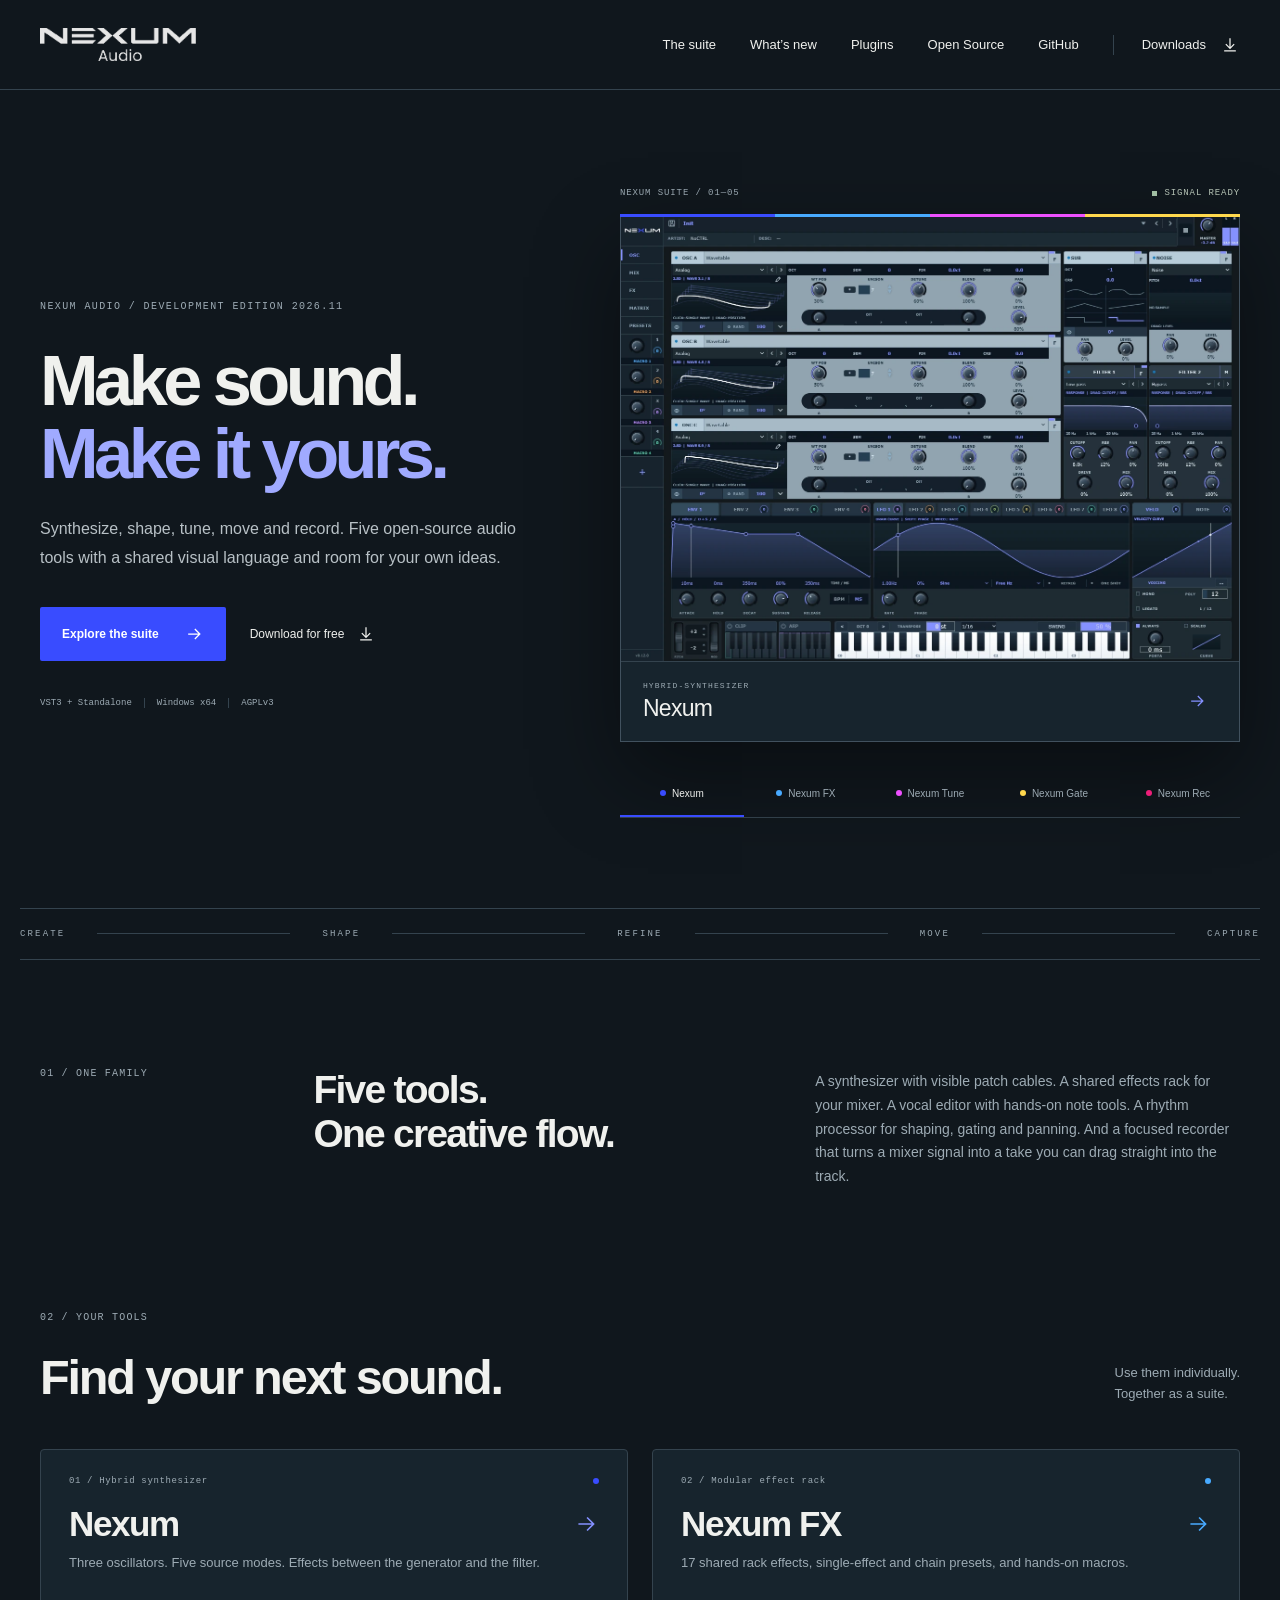
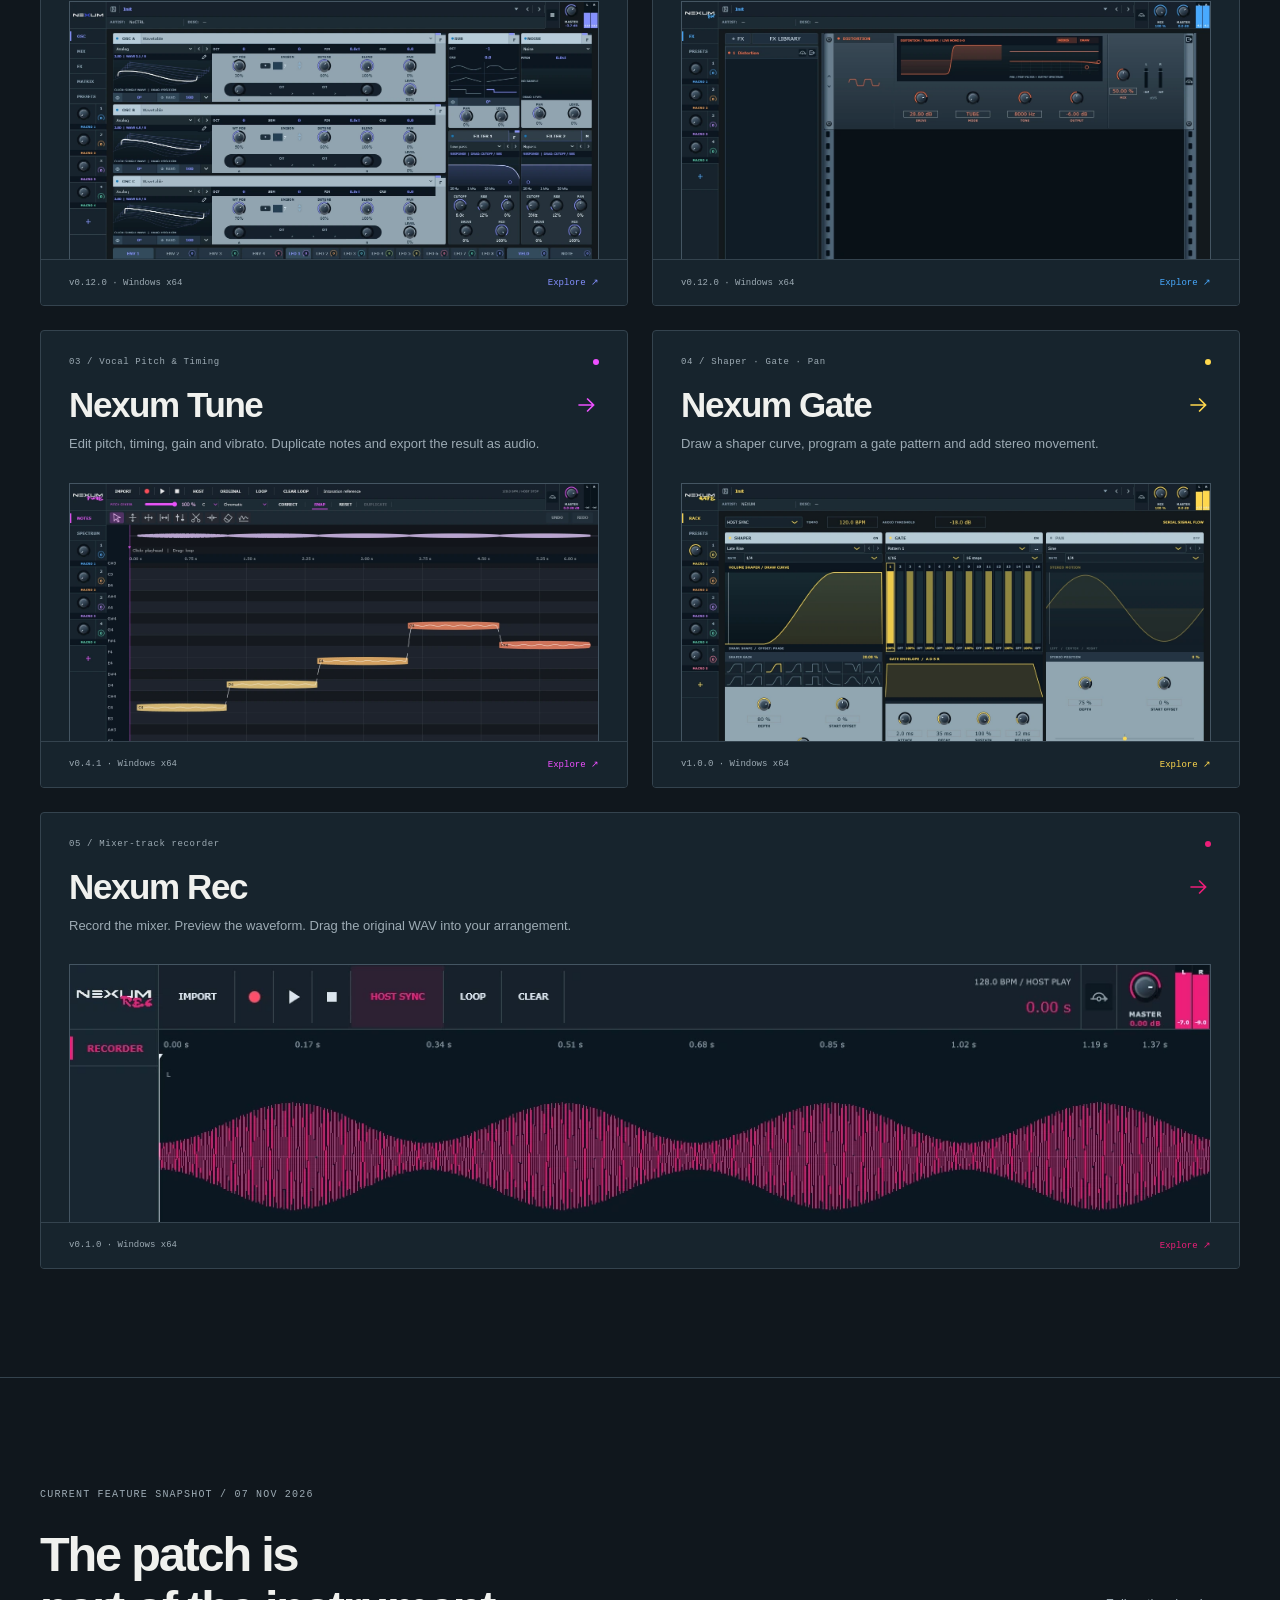
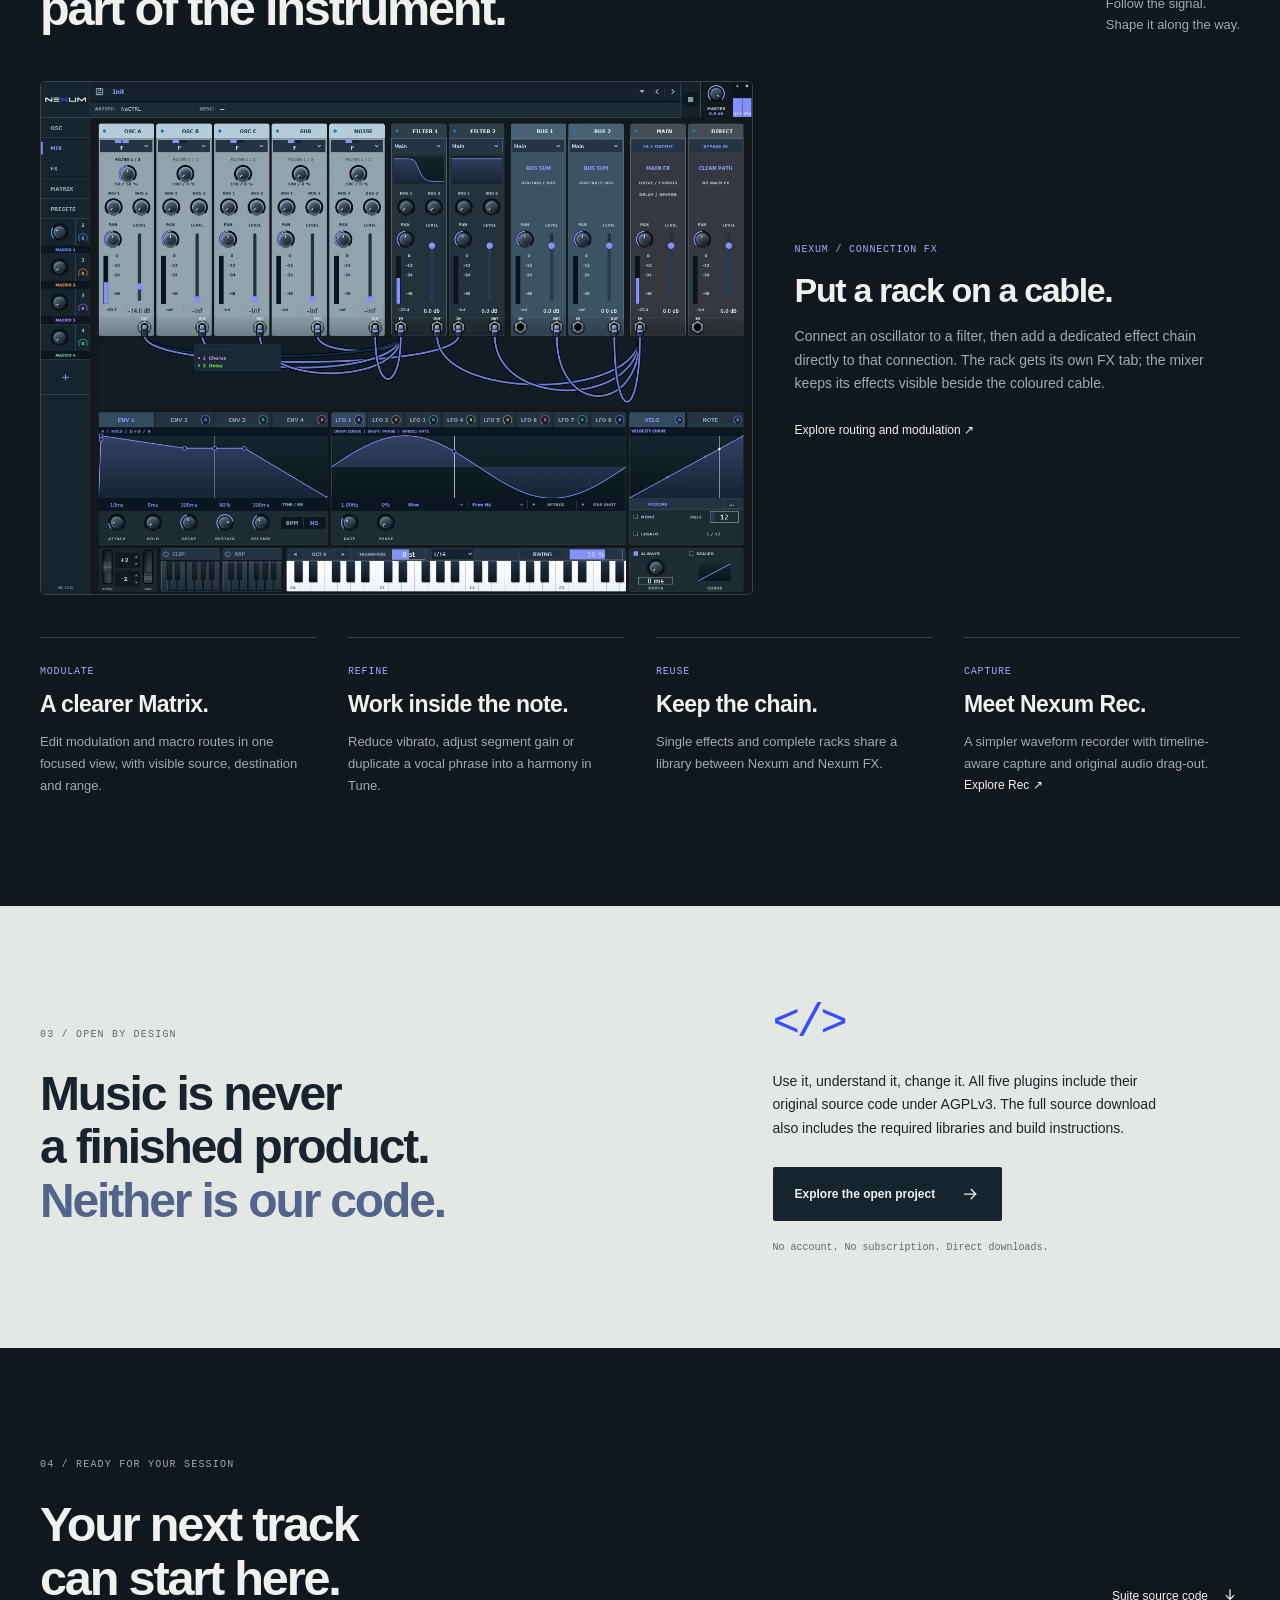
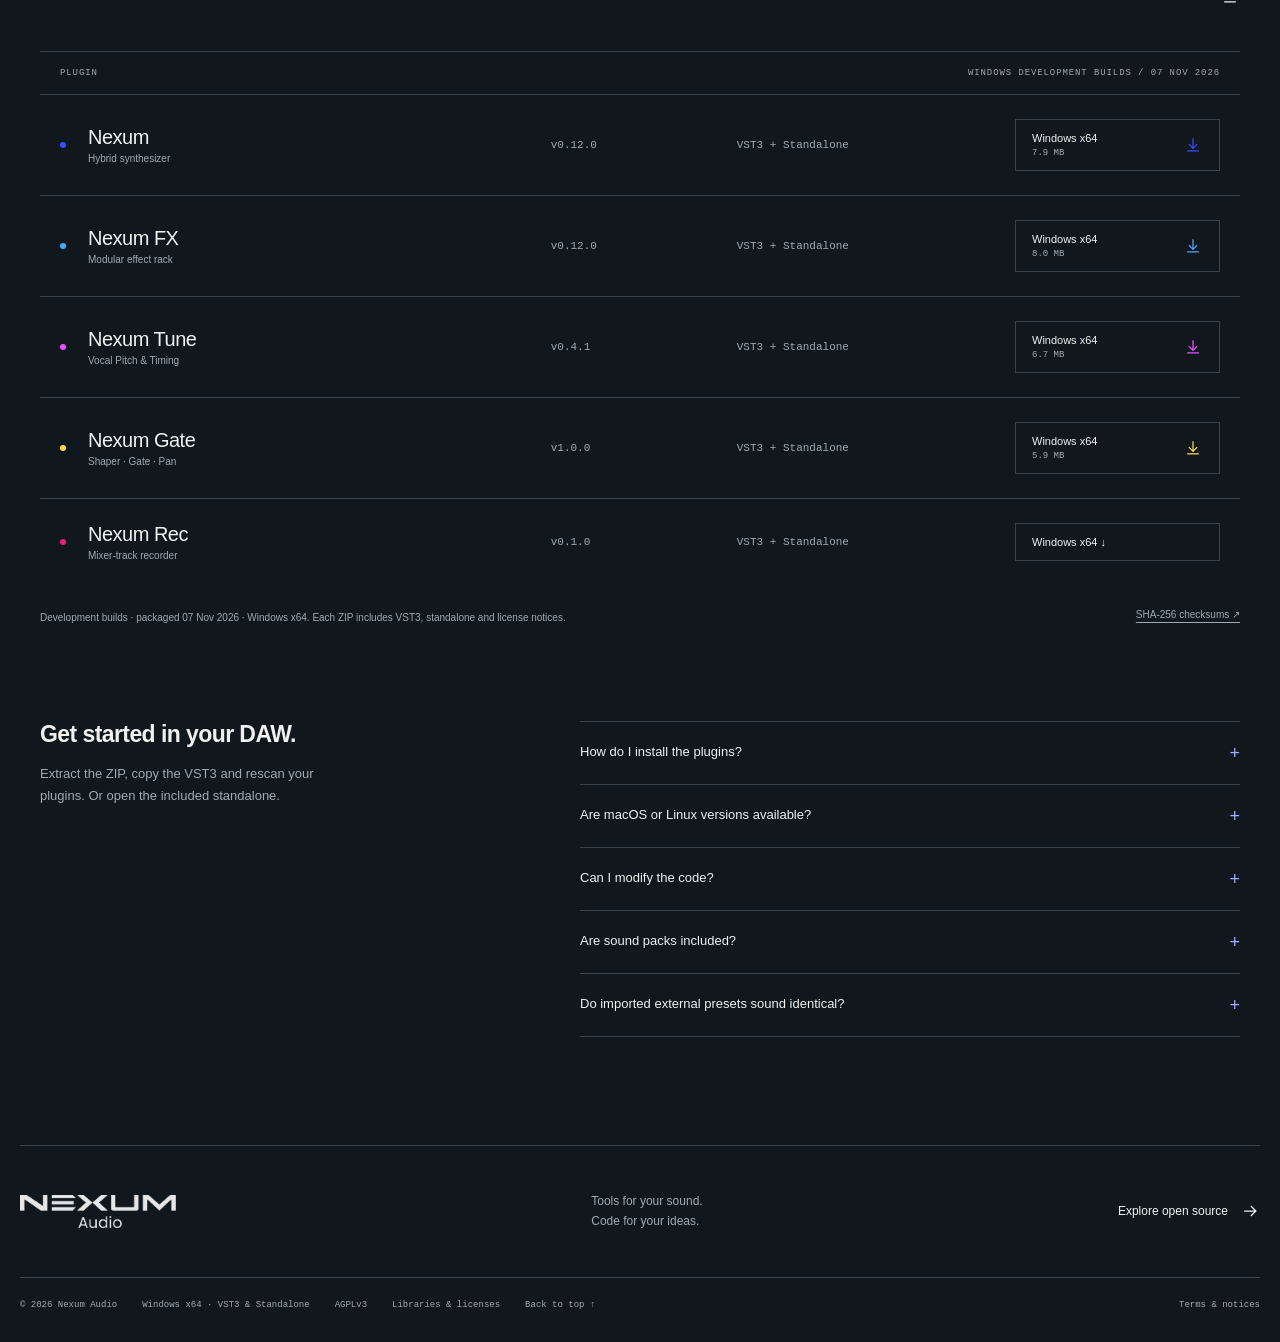
<file: index.html>
<!DOCTYPE html>

<html lang="en"><head><meta charset="utf-8"/><meta content="width=device-width, initial-scale=1" name="viewport"/><title>The Open-Source Audio Suite · Nexum Audio</title><meta content="Five open-source Windows audio plugins: Nexum, Nexum FX, Nexum Tune, Nexum Gate and Nexum Rec. VST3, standalone, current screenshots and source code." name="description"/><meta content="#10171d" name="theme-color"/><link href="assets/favicon.svg" rel="icon" type="image/svg+xml"/><link href="assets/style.css" rel="stylesheet"/><script defer="" src="assets/site.js"></script></head><body><a class="skip" href="#main">Skip to content</a><header class="site-header"><a aria-label="Nexum Audio home" class="brand" href="index.html"><img alt="Nexum Audio" class="family-logo" height="165" src="assets/nexum-audio-logo.png" width="778"/></a><button aria-controls="navigation" aria-expanded="false" class="menu-toggle">Menu <span>+</span></button><nav aria-label="Main navigation" id="navigation"><a href="index.html#suite">The suite</a><a href="#latest">What’s new</a><a href="index.html#plugins">Plugins</a><a href="open-source.html">Open Source</a><a aria-label="Nexum Audio on GitHub" href="https://github.com/nexum-audio">GitHub</a><a class="nav-download" href="index.html#downloads">Downloads <svg aria-hidden="true" viewbox="0 0 24 24"><path d="M12 4v12m-5-5 5 5 5-5M5 19h14"></path></svg></a></nav></header><main id="main"><section class="home-hero" id="top"><div class="hero-copy"><p class="eyebrow">NEXUM AUDIO / DEVELOPMENT EDITION 2026.11</p><h1>Make sound.<br/><span>Make it yours.</span></h1><p class="hero-intro">Synthesize, shape, tune, move and record. Five open-source audio tools with a shared visual language and room for your own ideas.</p><div class="actions"><a class="button primary" href="#plugins">Explore the suite <svg aria-hidden="true" viewbox="0 0 24 24"><path d="M5 12h14m-6-6 6 6-6 6"></path></svg></a><a class="text-link" href="#downloads">Download for free <svg aria-hidden="true" viewbox="0 0 24 24"><path d="M12 4v12m-5-5 5 5 5-5M5 19h14"></path></svg></a></div><div class="hero-facts"><span>VST3 + Standalone</span><span>Windows x64</span><span>AGPLv3</span></div></div><div class="hero-stage"><div class="stage-top mono"><span>NEXUM SUITE / 01—05</span><span class="signal-light">SIGNAL READY</span></div><div class="stage-frame"><img alt="Nexum synthesizer with oscillators, filters and modulation" height="961" id="stage-image" src="assets/nexum-interface.webp" width="1332"/><div class="stage-caption"><span id="stage-category">HYBRID-SYNTHESIZER</span><strong id="stage-name">Nexum</strong><a aria-label="Explore Nexum" href="nexum.html" id="stage-link"><svg aria-hidden="true" viewbox="0 0 24 24"><path d="M5 12h14m-6-6 6 6-6 6"></path></svg></a></div></div><div aria-label="Choose a plugin preview" class="product-switch" role="group"><button aria-pressed="true" data-product="nexum" style="--product:#394cff"><span class="product-dot"></span>Nexum</button><button aria-pressed="false" data-product="fx" style="--product:#48aaff"><span class="product-dot"></span>Nexum FX</button><button aria-pressed="false" data-product="tune" style="--product:#ee50ff"><span class="product-dot"></span>Nexum Tune</button><button aria-pressed="false" data-product="gate" style="--product:#ffd84d"><span class="product-dot"></span>Nexum Gate</button><button aria-pressed="false" data-product="rec" style="--product:#ed1e79"><span class="product-dot"></span>Nexum Rec</button></div></div></section><div class="family-line"><span>CREATE</span><i></i><span>SHAPE</span><i></i><span>REFINE</span><i></i><span>MOVE</span><i></i><span>CAPTURE</span></div><section class="suite-intro section" id="suite"><div class="section-tag">01 / ONE FAMILY</div><h2>Five tools.<br/>One creative flow.</h2><p>A synthesizer with visible patch cables. A shared effects rack for your mixer. A vocal editor with hands-on note tools. A rhythm processor for shaping, gating and panning. And a focused recorder that turns a mixer signal into a take you can drag straight into the track.</p></section><section class="section plugin-section" id="plugins"><div class="section-heading"><div><p class="section-tag">02 / YOUR TOOLS</p><h2>Find your next sound.</h2></div><p>Use them individually.<br/>Together as a suite.</p></div><div class="product-grid"><article class="product-card" style="--product:#394cff;--product-text:#8490ff"><div class="card-top"><span class="mono">01 / Hybrid synthesizer</span><span class="product-dot"></span></div><a class="card-title" href="nexum.html"><h3>Nexum</h3><svg aria-hidden="true" viewbox="0 0 24 24"><path d="M5 12h14m-6-6 6 6-6 6"></path></svg></a><p>Three oscillators. Five source modes. Effects between the generator and the filter.</p><a aria-hidden="true" class="card-visual" href="nexum.html" tabindex="-1"><img alt="" height="961" loading="lazy" src="assets/nexum-interface.webp" width="1332"/></a><div class="card-bottom"><span>v0.12.0 · Windows x64</span><a href="nexum.html">Explore ↗</a></div></article><article class="product-card" style="--product:#48aaff;--product-text:#48aaff"><div class="card-top"><span class="mono">02 / Modular effect rack</span><span class="product-dot"></span></div><a class="card-title" href="fx.html"><h3>Nexum FX</h3><svg aria-hidden="true" viewbox="0 0 24 24"><path d="M5 12h14m-6-6 6 6-6 6"></path></svg></a><p>17 shared rack effects, single-effect and chain presets, and hands-on macros.</p><a aria-hidden="true" class="card-visual" href="fx.html" tabindex="-1"><img alt="" height="850" loading="lazy" src="assets/fx-interface.webp" width="1332"/></a><div class="card-bottom"><span>v0.12.0 · Windows x64</span><a href="fx.html">Explore ↗</a></div></article><article class="product-card" style="--product:#ee50ff;--product-text:#ee50ff"><div class="card-top"><span class="mono">03 / Vocal Pitch &amp; Timing</span><span class="product-dot"></span></div><a class="card-title" href="tune.html"><h3>Nexum Tune</h3><svg aria-hidden="true" viewbox="0 0 24 24"><path d="M5 12h14m-6-6 6 6-6 6"></path></svg></a><p>Edit pitch, timing, gain and vibrato. Duplicate notes and export the result as audio.</p><a aria-hidden="true" class="card-visual" href="tune.html" tabindex="-1"><img alt="" height="850" loading="lazy" src="assets/tune-interface.webp" width="1332"/></a><div class="card-bottom"><span>v0.4.1 · Windows x64</span><a href="tune.html">Explore ↗</a></div></article><article class="product-card" style="--product:#ffd84d;--product-text:#ffd84d"><div class="card-top"><span class="mono">04 / Shaper · Gate · Pan</span><span class="product-dot"></span></div><a class="card-title" href="gate.html"><h3>Nexum Gate</h3><svg aria-hidden="true" viewbox="0 0 24 24"><path d="M5 12h14m-6-6 6 6-6 6"></path></svg></a><p>Draw a shaper curve, program a gate pattern and add stereo movement.</p><a aria-hidden="true" class="card-visual" href="gate.html" tabindex="-1"><img alt="" height="850" loading="lazy" src="assets/gate-interface.webp" width="1332"/></a><div class="card-bottom"><span>v1.0.0 · Windows x64</span><a href="gate.html">Explore ↗</a></div></article><article class="product-card" style="--product:#ed1e79;--product-text:#ed1e79"><div class="card-top"><span class="mono">05 / Mixer-track recorder</span><span class="product-dot"></span></div><a class="card-title" href="rec.html"><h3>Nexum Rec</h3><svg aria-hidden="true" viewbox="0 0 24 24"><path d="M5 12h14m-6-6 6 6-6 6"></path></svg></a><p>Record the mixer. Preview the waveform. Drag the original WAV into your arrangement.</p><a aria-hidden="true" class="card-visual" href="rec.html" tabindex="-1"><img alt="" height="610" loading="lazy" src="assets/rec-interface.webp" width="1180"/></a><div class="card-bottom"><span>v0.1.0 · Windows x64</span><a href="rec.html">Explore ↗</a></div></article></div></section><section class="section latest-section" id="latest"><div class="section-heading"><div><p class="section-tag">CURRENT FEATURE SNAPSHOT / 07 NOV 2026</p><h2>The patch is<br/>part of the instrument.</h2></div><p>Follow the signal.<br/>Shape it along the way.</p></div><div class="routing-story"><a class="routing-image" href="nexum.html#features"><img alt="Nexum MIX with coloured patch cables and an effects rack on a connection" height="961" loading="lazy" src="assets/nexum-routing.webp" width="1332"/></a><div><span class="update-label">NEXUM / CONNECTION FX</span><h3>Put a rack on a cable.</h3><p>Connect an oscillator to a filter, then add a dedicated effect chain directly to that connection. The rack gets its own FX tab; the mixer keeps its effects visible beside the coloured cable.</p><a class="text-link" href="nexum.html#features">Explore routing and modulation ↗</a></div></div><div class="update-grid"><article><span>MODULATE</span><h3>A clearer Matrix.</h3><p>Edit modulation and macro routes in one focused view, with visible source, destination and range.</p></article><article><span>REFINE</span><h3>Work inside the note.</h3><p>Reduce vibrato, adjust segment gain or duplicate a vocal phrase into a harmony in Tune.</p></article><article><span>REUSE</span><h3>Keep the chain.</h3><p>Single effects and complete racks share a library between Nexum and Nexum FX.</p></article><article><span>CAPTURE</span><h3>Meet Nexum Rec.</h3><p>A simpler waveform recorder with timeline-aware capture and original audio drag-out.</p><a class="text-link" href="rec.html">Explore Rec ↗</a></article></div></section><section class="source-section"><div class="source-grid"><div><p class="section-tag">03 / OPEN BY DESIGN</p><h2>Music is never<br/>a finished product.<br/><span>Neither is our code.</span></h2></div><div class="source-copy"><span aria-hidden="true" class="code-mark">&lt;/&gt;</span><p>Use it, understand it, change it. All five plugins include their original source code under AGPLv3. The full source download also includes the required libraries and build instructions.</p><a class="button ink" href="open-source.html">Explore the open project <svg aria-hidden="true" viewbox="0 0 24 24"><path d="M5 12h14m-6-6 6 6-6 6"></path></svg></a><p class="micro">No account. No subscription. Direct downloads.</p></div></div></section><section class="section downloads-section" id="downloads"><div class="section-heading"><div><p class="section-tag">04 / READY FOR YOUR SESSION</p><h2>Your next track<br/>can start here.</h2></div><a class="text-link" download="" href="downloads/nexum-suite-source-2026-11-07.zip">Suite source code <svg aria-hidden="true" viewbox="0 0 24 24"><path d="M12 4v12m-5-5 5 5 5-5M5 19h14"></path></svg></a></div><div class="download-table"><div class="download-table-label mono"><span>PLUGIN</span><span>WINDOWS DEVELOPMENT BUILDS / 07 NOV 2026</span></div><div class="download-row" style="--product:#394cff"><span class="product-dot"></span><div><a href="nexum.html">Nexum</a><small>Hybrid synthesizer</small></div><span class="download-version">v0.12.0</span><span class="download-format">VST3 + Standalone</span><a aria-label="Download Nexum for Windows" class="download-action" download="" href="downloads/nexum-synth-0.12.0-windows-x64-2026-11-07.zip">Windows x64 <svg aria-hidden="true" viewbox="0 0 24 24"><path d="M12 4v12m-5-5 5 5 5-5M5 19h14"></path></svg><small>7.9 MB</small></a></div><div class="download-row" style="--product:#48aaff"><span class="product-dot"></span><div><a href="fx.html">Nexum FX</a><small>Modular effect rack</small></div><span class="download-version">v0.12.0</span><span class="download-format">VST3 + Standalone</span><a aria-label="Download Nexum FX for Windows" class="download-action" download="" href="downloads/nexum-fx-0.12.0-windows-x64-2026-11-07.zip">Windows x64 <svg aria-hidden="true" viewbox="0 0 24 24"><path d="M12 4v12m-5-5 5 5 5-5M5 19h14"></path></svg><small>8.0 MB</small></a></div><div class="download-row" style="--product:#ee50ff"><span class="product-dot"></span><div><a href="tune.html">Nexum Tune</a><small>Vocal Pitch &amp; Timing</small></div><span class="download-version">v0.4.1</span><span class="download-format">VST3 + Standalone</span><a aria-label="Download Nexum Tune for Windows" class="download-action" download="" href="downloads/nexum-tune-0.4.1-windows-x64-2026-11-07.zip">Windows x64 <svg aria-hidden="true" viewbox="0 0 24 24"><path d="M12 4v12m-5-5 5 5 5-5M5 19h14"></path></svg><small>6.7 MB</small></a></div><div class="download-row" style="--product:#ffd84d"><span class="product-dot"></span><div><a href="gate.html">Nexum Gate</a><small>Shaper · Gate · Pan</small></div><span class="download-version">v1.0.0</span><span class="download-format">VST3 + Standalone</span><a aria-label="Download Nexum Gate for Windows" class="download-action" download="" href="downloads/nexum-gate-1.0.0-windows-x64-2026-11-07.zip">Windows x64 <svg aria-hidden="true" viewbox="0 0 24 24"><path d="M12 4v12m-5-5 5 5 5-5M5 19h14"></path></svg><small>5.9 MB</small></a></div><div class="download-row" style="--product:#ed1e79"><span class="product-dot"></span><div><a href="rec.html">Nexum Rec</a><small>Mixer-track recorder</small></div><span class="download-version">v0.1.0</span><span class="download-format">VST3 + Standalone</span><a class="download-action" download="" href="downloads/nexum-rec-0.1.0-windows-x64-2026-11-07.zip">Windows x64 ↓</a></div></div><div class="download-foot"><p>Development builds · packaged 07 Nov 2026 · Windows x64. Each ZIP includes VST3, standalone and license notices.</p><a href="downloads/SHA256SUMS.txt">SHA-256 checksums ↗</a></div><div class="faq-grid"><div><h3>Get started in your DAW.</h3><p>Extract the ZIP, copy the VST3 and rescan your plugins. Or open the included standalone.</p></div><div><details><summary>How do I install the plugins?</summary><p>Copy the entire folder ending in <code>.vst3</code> to <code>C:\Program Files\Common Files\VST3\NEXUM</code>. Then run your DAW's plugin scan. Nexum is an instrument; FX, Tune and Gate are audio effects.</p></details><details><summary>Are macOS or Linux versions available?</summary><p>The available binaries are for Windows x64. Ready-made macOS and Linux downloads are not currently provided. The source code is openly available.</p></details><details><summary>Can I modify the code?</summary><p>Yes, under the terms of AGPLv3. The source package includes the full license and notices for all bundled libraries.</p></details><details><summary>Are sound packs included?</summary><p>Downloads do not include external sound, sample or preset packs. Import your own content into the libraries.</p></details><details><summary>Do imported external presets sound identical?</summary><p>External preset import is experimental. A patch can depend on unavailable samples or wavetables, unsupported modulation, or different filter and effect algorithms. Imported settings do not guarantee the same sound. External commercial packs are not distributed here.</p></details></div></div></section></main><footer class="site-footer"><div class="footer-top"><a class="brand" href="index.html"><img alt="Nexum Audio" class="family-logo" height="165" src="assets/nexum-audio-logo.png" width="778"/></a><p>Tools for your sound.<br/>Code for your ideas.</p><a class="text-link" href="open-source.html">Explore open source <svg aria-hidden="true" viewbox="0 0 24 24"><path d="M5 12h14m-6-6 6 6-6 6"></path></svg></a></div><div class="footer-bottom"><span>© 2026 Nexum Audio</span><span>Windows x64 · VST3 &amp; Standalone</span><a href="downloads/AGPL-3.0.txt">AGPLv3</a><a href="licenses.html">Libraries &amp; licenses</a><a href="#top">Back to top ↑</a><a href="terms.html">Terms &amp; notices</a></div></footer><dialog aria-label="Plugin view" class="image-dialog"><button aria-label="Close image" class="dialog-close">Close ×</button><img alt="Enlarged plugin view" height="961" src="assets/nexum-interface.webp" width="1332"/></dialog></body></html>
</file>
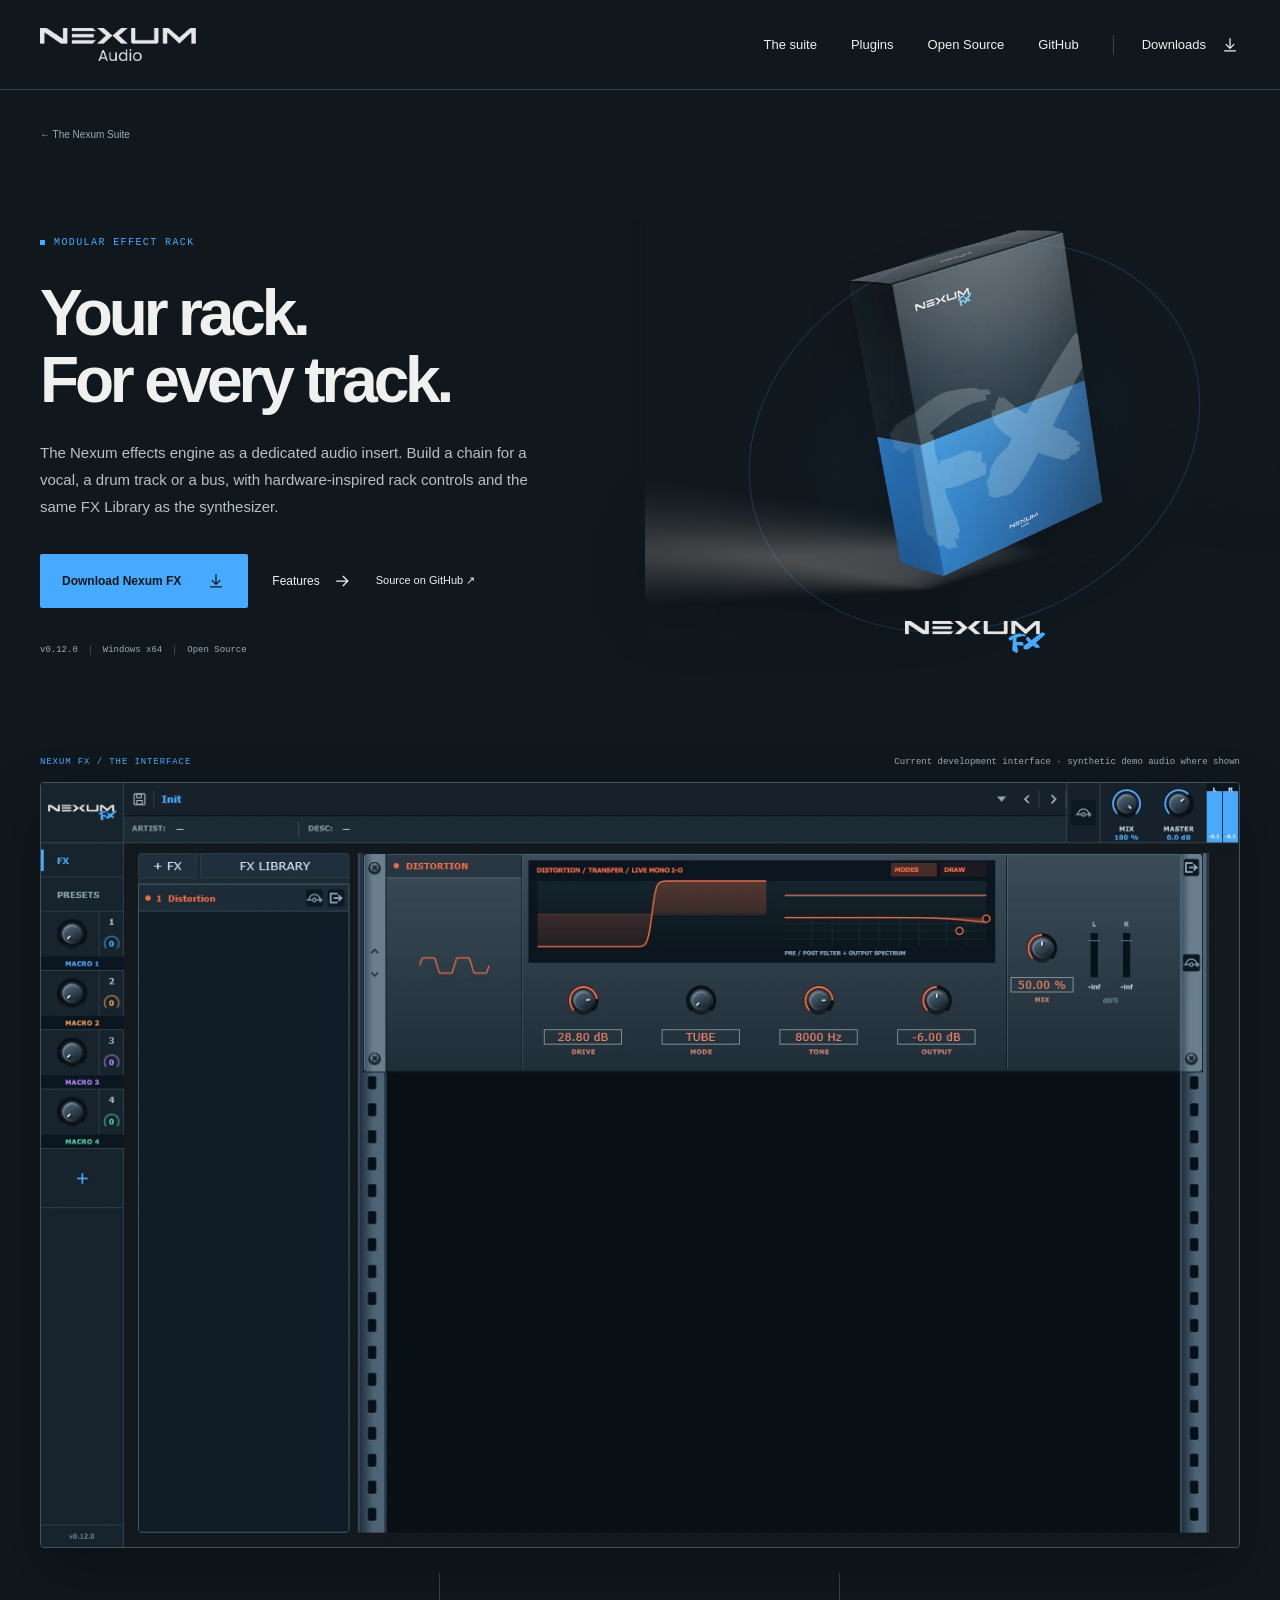
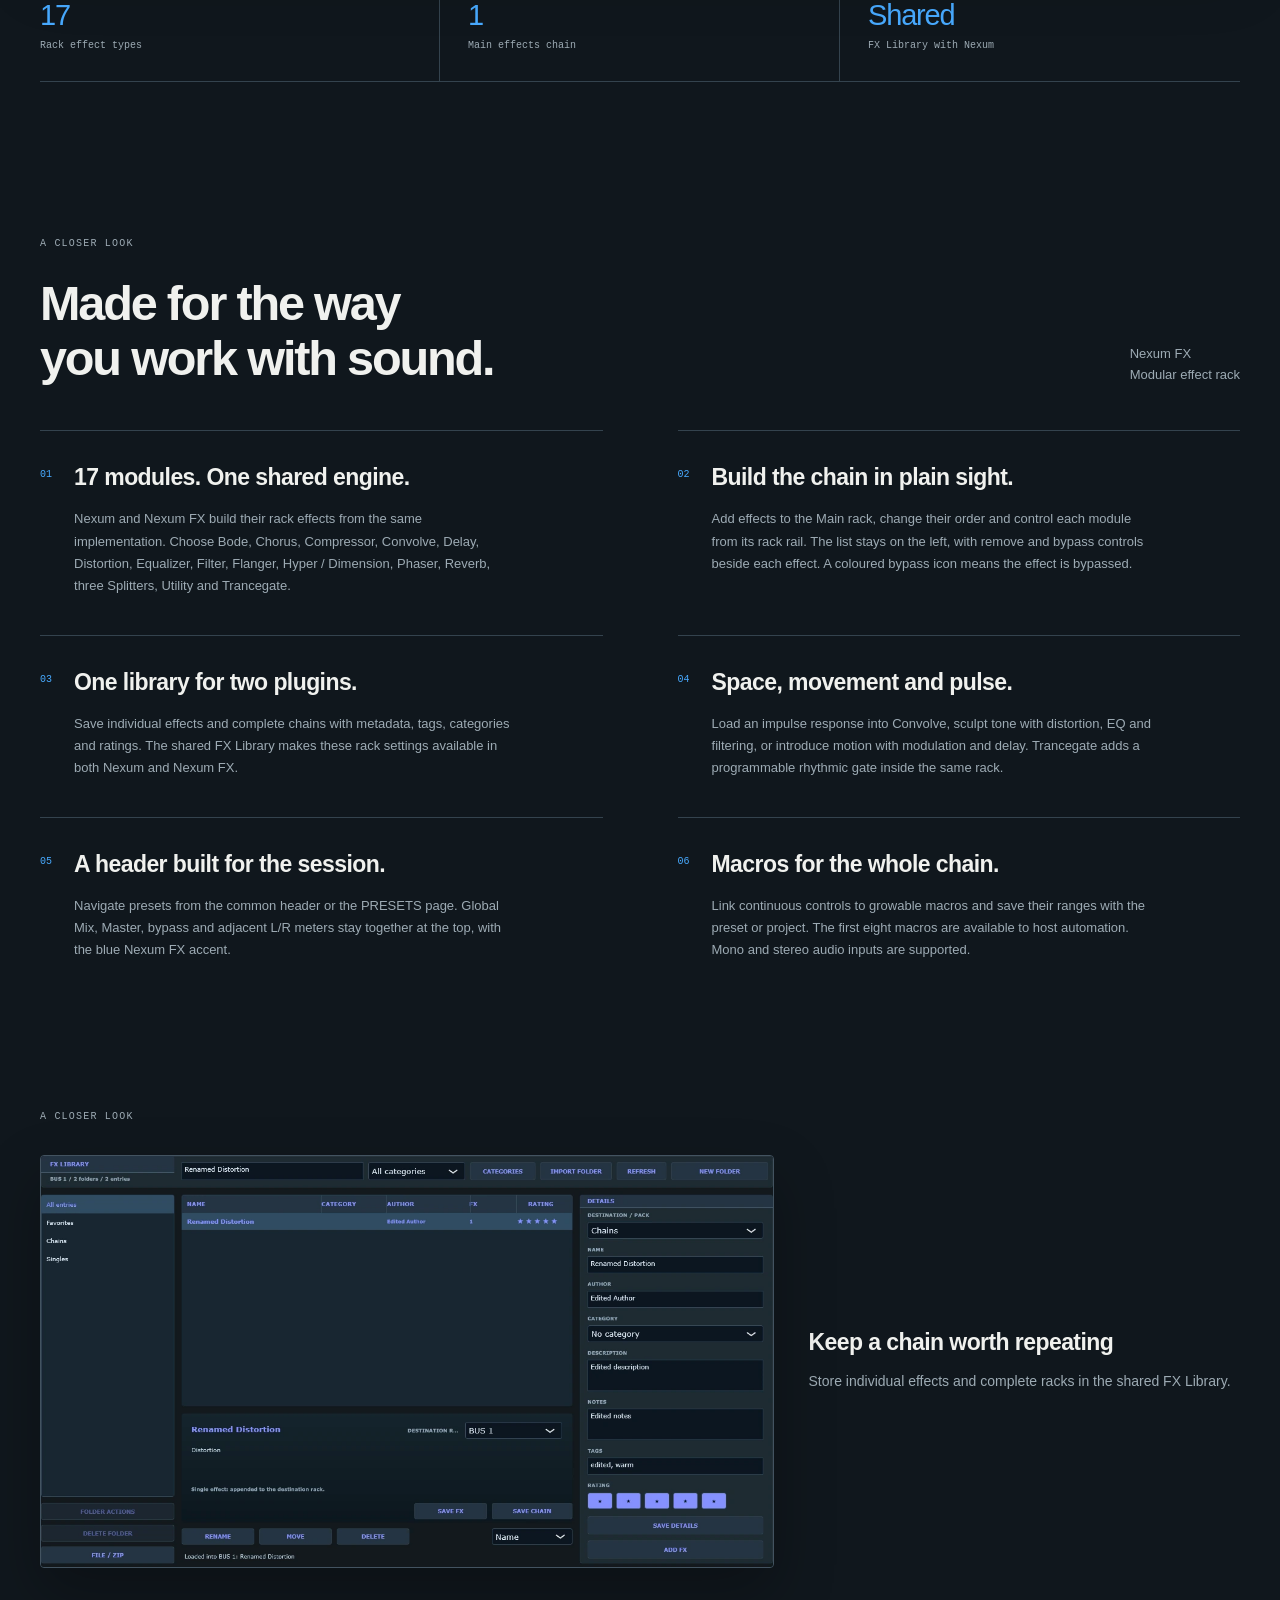
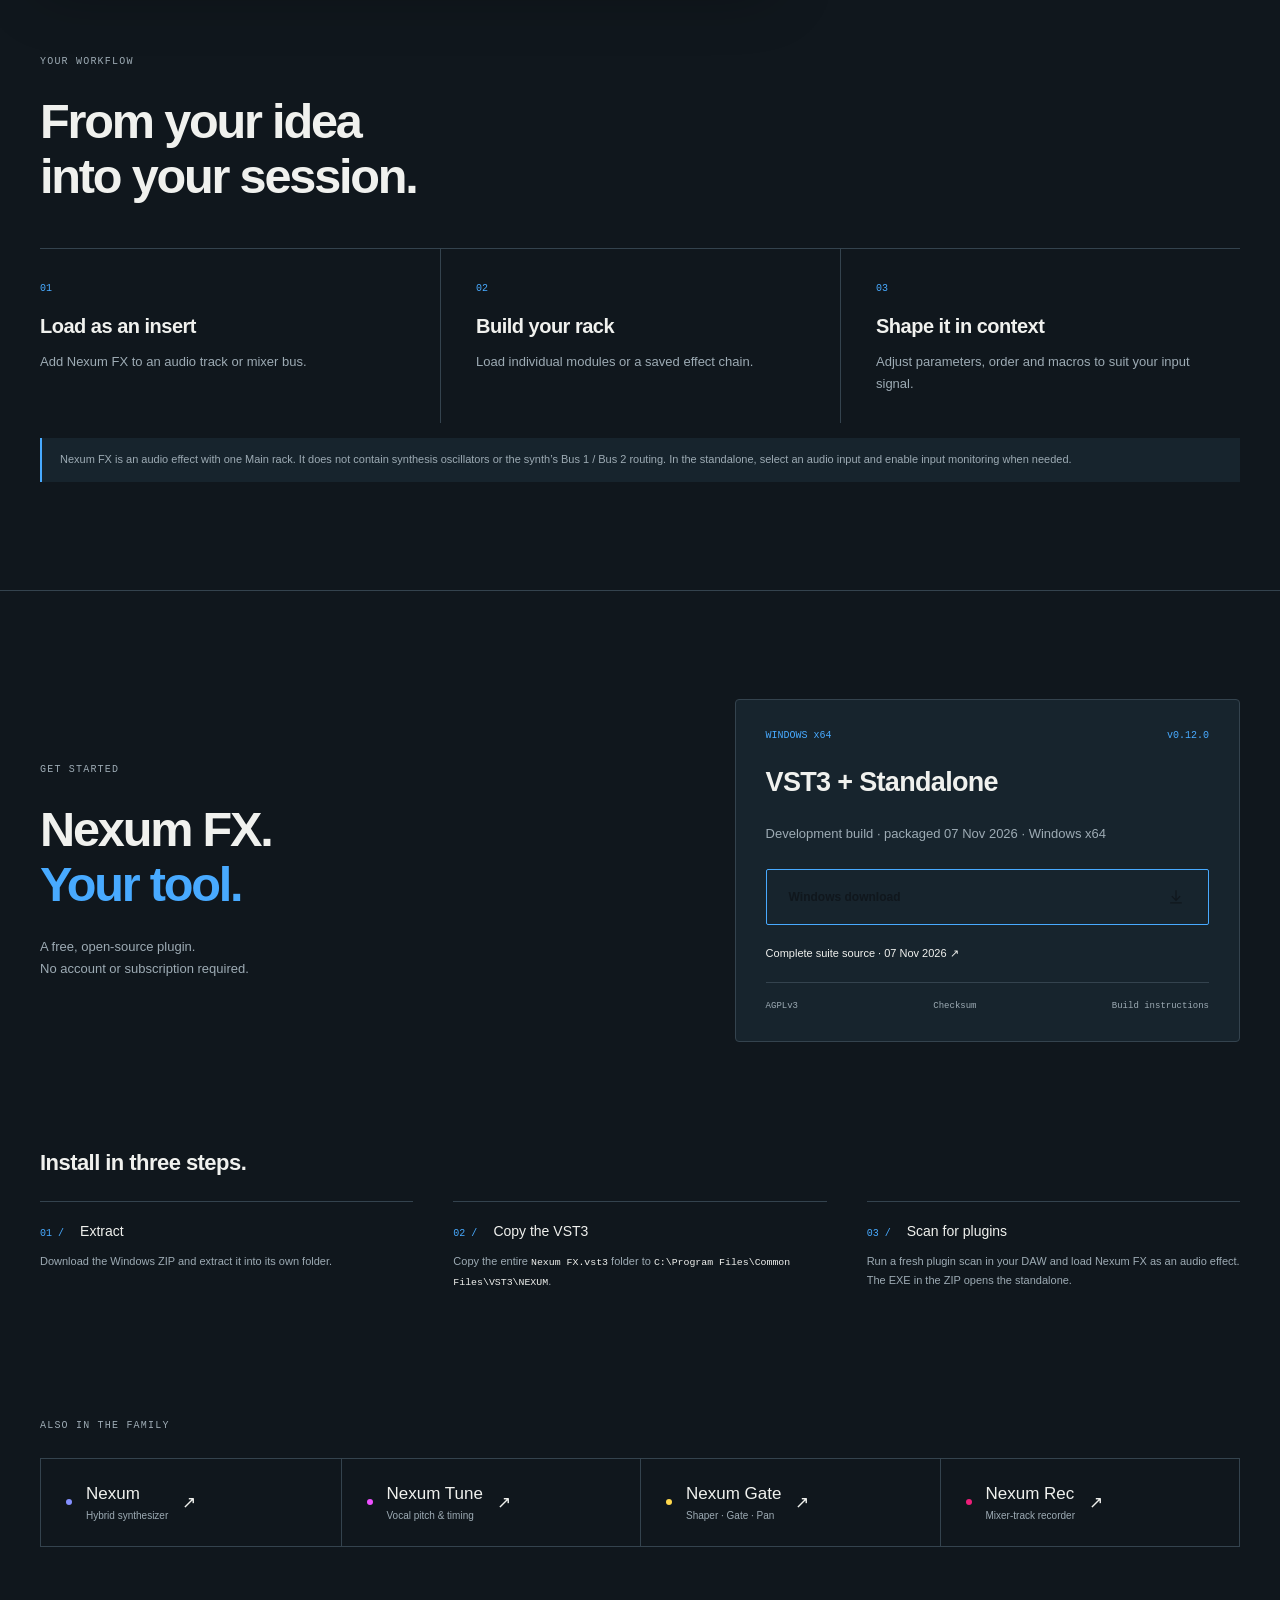
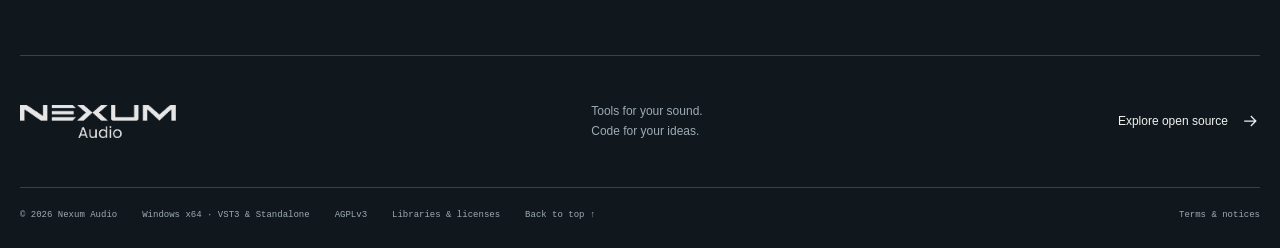
<file: fx.html>
<!DOCTYPE html>

<html lang="en"><head><meta charset="utf-8"/><meta content="width=device-width, initial-scale=1" name="viewport"/><title>Nexum FX · Nexum Audio</title><meta content="The Nexum effects engine as a dedicated audio insert. Build a chain for a vocal, a drum track or a bus, with hardware-inspired rack controls and the same FX Library as the synthesizer." name="description"/><meta content="#10171d" name="theme-color"/><link href="assets/favicon.svg" rel="icon" type="image/svg+xml"/><link href="assets/style.css" rel="stylesheet"/><script defer="" src="assets/site.js"></script></head><body style="--accent:#48aaff;--accent-text:#48aaff"><a class="skip" href="#main">Skip to content</a><header class="site-header"><a aria-label="Nexum Audio home" class="brand" href="index.html"><img alt="Nexum Audio" class="family-logo" height="165" src="assets/nexum-audio-logo.png" width="778"/></a><button aria-controls="navigation" aria-expanded="false" class="menu-toggle">Menu <span>+</span></button><nav aria-label="Main navigation" id="navigation"><a href="index.html#suite">The suite</a><a href="index.html#plugins">Plugins</a><a href="open-source.html">Open Source</a><a aria-label="Nexum Audio on GitHub" href="https://github.com/nexum-audio">GitHub</a><a class="nav-download" href="#download">Downloads <svg aria-hidden="true" viewbox="0 0 24 24"><path d="M12 4v12m-5-5 5 5 5-5M5 19h14"></path></svg></a></nav></header><main id="main"><section class="product-hero section" id="top"><a class="back-link" href="index.html#plugins">← The Nexum Suite</a><div class="product-hero-grid"><div><p class="eyebrow"><span></span>MODULAR EFFECT RACK</p><h1>Your rack.<br/>For every track.</h1><p class="hero-intro">The Nexum effects engine as a dedicated audio insert. Build a chain for a vocal, a drum track or a bus, with hardware-inspired rack controls and the same FX Library as the synthesizer.</p><div class="actions"><a class="button primary" href="#download">Download Nexum FX <svg aria-hidden="true" viewbox="0 0 24 24"><path d="M12 4v12m-5-5 5 5 5-5M5 19h14"></path></svg></a><a class="text-link" href="#features">Features <svg aria-hidden="true" viewbox="0 0 24 24"><path d="M5 12h14m-6-6 6 6-6 6"></path></svg></a><a class="text-link" href="https://github.com/nexum-audio/nexum-fx">Source on GitHub ↗</a></div><div class="hero-facts"><span>v0.12.0</span><span>Windows x64</span><span>Open Source</span></div></div><div class="product-art"><div aria-hidden="true" class="art-orbit"></div><img alt="Nexum FX product mockup" height="700" src="assets/fx-box.webp" width="1000"/><img alt="Nexum FX Logo" class="product-wordmark" height="365" src="assets/fx-logo.png" width="1600"/></div></div></section><section class="product-screen section"><div class="screen-heading"><span class="mono">NEXUM FX / THE INTERFACE</span><span>Current development interface · synthetic demo audio where shown</span></div><button aria-label="Enlarge Nexum FX interface" class="screenshot" data-zoom="assets/fx-interface.webp"><img alt="Nexum FX: modular effect rack with the macro sidebar" height="850" loading="lazy" src="assets/fx-interface.webp" width="1332"/><span class="zoom-label">Enlarge view ↗</span></button><div class="product-stats"><div><strong>17</strong><span>Rack effect types</span></div><div><strong>1</strong><span>Main effects chain</span></div><div><strong>Shared</strong><span>FX Library with Nexum</span></div></div></section><section class="section" id="features"><div class="section-heading"><div><p class="section-tag">A CLOSER LOOK</p><h2>Made for the way<br/>you work with sound.</h2></div><p>Nexum FX<br/>Modular effect rack</p></div><div class="features-grid"><article class="feature"><span class="feature-num">01</span><div><h3>17 modules. One shared engine.</h3><p>Nexum and Nexum FX build their rack effects from the same implementation. Choose Bode, Chorus, Compressor, Convolve, Delay, Distortion, Equalizer, Filter, Flanger, Hyper / Dimension, Phaser, Reverb, three Splitters, Utility and Trancegate.</p></div></article><article class="feature"><span class="feature-num">02</span><div><h3>Build the chain in plain sight.</h3><p>Add effects to the Main rack, change their order and control each module from its rack rail. The list stays on the left, with remove and bypass controls beside each effect. A coloured bypass icon means the effect is bypassed.</p></div></article><article class="feature"><span class="feature-num">03</span><div><h3>One library for two plugins.</h3><p>Save individual effects and complete chains with metadata, tags, categories and ratings. The shared FX Library makes these rack settings available in both Nexum and Nexum FX.</p></div></article><article class="feature"><span class="feature-num">04</span><div><h3>Space, movement and pulse.</h3><p>Load an impulse response into Convolve, sculpt tone with distortion, EQ and filtering, or introduce motion with modulation and delay. Trancegate adds a programmable rhythmic gate inside the same rack.</p></div></article><article class="feature"><span class="feature-num">05</span><div><h3>A header built for the session.</h3><p>Navigate presets from the common header or the PRESETS page. Global Mix, Master, bypass and adjacent L/R meters stay together at the top, with the blue Nexum FX accent.</p></div></article><article class="feature"><span class="feature-num">06</span><div><h3>Macros for the whole chain.</h3><p>Link continuous controls to growable macros and save their ranges with the preset or project. The first eight macros are available to host automation. Mono and stereo audio inputs are supported.</p></div></article></div></section><section class="section detail-gallery"><p class="section-tag">A CLOSER LOOK</p><figure><button aria-label="Enlarge Keep a chain worth repeating" class="screenshot" data-zoom="assets/fx-library.webp"><img alt="Keep a chain worth repeating" height="680" loading="lazy" src="assets/fx-library.webp" width="1208"/></button><figcaption><h3>Keep a chain worth repeating</h3><p>Store individual effects and complete racks in the shared FX Library.</p></figcaption></figure></section><section class="workflow-section section"><p class="section-tag">YOUR WORKFLOW</p><h2>From your idea<br/>into your session.</h2><div class="workflow-grid"><article><span>01</span><h3>Load as an insert</h3><p>Add Nexum FX to an audio track or mixer bus.</p></article><article><span>02</span><h3>Build your rack</h3><p>Load individual modules or a saved effect chain.</p></article><article><span>03</span><h3>Shape it in context</h3><p>Adjust parameters, order and macros to suit your input signal.</p></article></div><p class="product-note">Nexum FX is an audio effect with one Main rack. It does not contain synthesis oscillators or the synth’s Bus 1 / Bus 2 routing. In the standalone, select an audio input and enable input monitoring when needed.</p></section><section class="section product-download" id="download"><div><p class="section-tag">GET STARTED</p><h2>Nexum FX.<br/><span>Your tool.</span></h2><p>A free, open-source plugin.<br/>No account or subscription required.</p></div><div class="release-card"><div class="release-card-top"><span class="mono">WINDOWS x64</span><span>v0.12.0</span></div><h3>VST3 + Standalone</h3><p>Development build · packaged 07 Nov 2026 · Windows x64</p><a class="button primary" download="" href="downloads/nexum-fx-0.12.0-windows-x64-2026-11-07.zip">Windows download <svg aria-hidden="true" viewbox="0 0 24 24"><path d="M12 4v12m-5-5 5 5 5-5M5 19h14"></path></svg></a><a class="source-download" download="" href="downloads/nexum-suite-source-2026-11-07.zip">Complete suite source · 07 Nov 2026 ↗</a><div class="release-meta"><a href="downloads/AGPL-3.0.txt">AGPLv3</a><a href="downloads/SHA256SUMS.txt">Checksum</a><a href="open-source.html#build">Build instructions</a></div></div></section><section class="section installation"><h3>Install in three steps.</h3><ol><li><strong>Extract</strong><p>Download the Windows ZIP and extract it into its own folder.</p></li><li><strong>Copy the VST3</strong><p>Copy the entire <code>Nexum FX.vst3</code> folder to <code>C:\Program Files\Common Files\VST3\NEXUM</code>.</p></li><li><strong>Scan for plugins</strong><p>Run a fresh plugin scan in your DAW and load Nexum FX as an audio effect. The EXE in the ZIP opens the standalone.</p></li></ol></section><section class="section siblings"><p class="section-tag">ALSO IN THE FAMILY</p><div><a href="nexum.html" style="--product:#8490ff"><span class="product-dot"></span><span>Nexum<small>Hybrid synthesizer</small></span><span aria-hidden="true">↗</span></a><a href="tune.html" style="--product:#ee50ff"><span class="product-dot"></span><span>Nexum Tune<small>Vocal pitch &amp; timing</small></span><span aria-hidden="true">↗</span></a><a href="gate.html" style="--product:#ffd84d"><span class="product-dot"></span><span>Nexum Gate<small>Shaper · Gate · Pan</small></span><span aria-hidden="true">↗</span></a><a href="rec.html" style="--product:#ed1e79"><span class="product-dot"></span><span>Nexum Rec<small>Mixer-track recorder</small></span><span aria-hidden="true">↗</span></a></div></section></main><footer class="site-footer"><div class="footer-top"><a class="brand" href="index.html"><img alt="Nexum Audio" class="family-logo" height="165" src="assets/nexum-audio-logo.png" width="778"/></a><p>Tools for your sound.<br/>Code for your ideas.</p><a class="text-link" href="open-source.html">Explore open source <svg aria-hidden="true" viewbox="0 0 24 24"><path d="M5 12h14m-6-6 6 6-6 6"></path></svg></a></div><div class="footer-bottom"><span>© 2026 Nexum Audio</span><span>Windows x64 · VST3 &amp; Standalone</span><a href="downloads/AGPL-3.0.txt">AGPLv3</a><a href="licenses.html">Libraries &amp; licenses</a><a href="#top">Back to top ↑</a><a href="terms.html">Terms &amp; notices</a></div></footer><dialog aria-label="Plugin view" class="image-dialog"><button aria-label="Close image" class="dialog-close">Close ×</button><img alt="Enlarged plugin view" height="961" src="assets/nexum-interface.webp" width="1332"/></dialog></body></html>
</file>
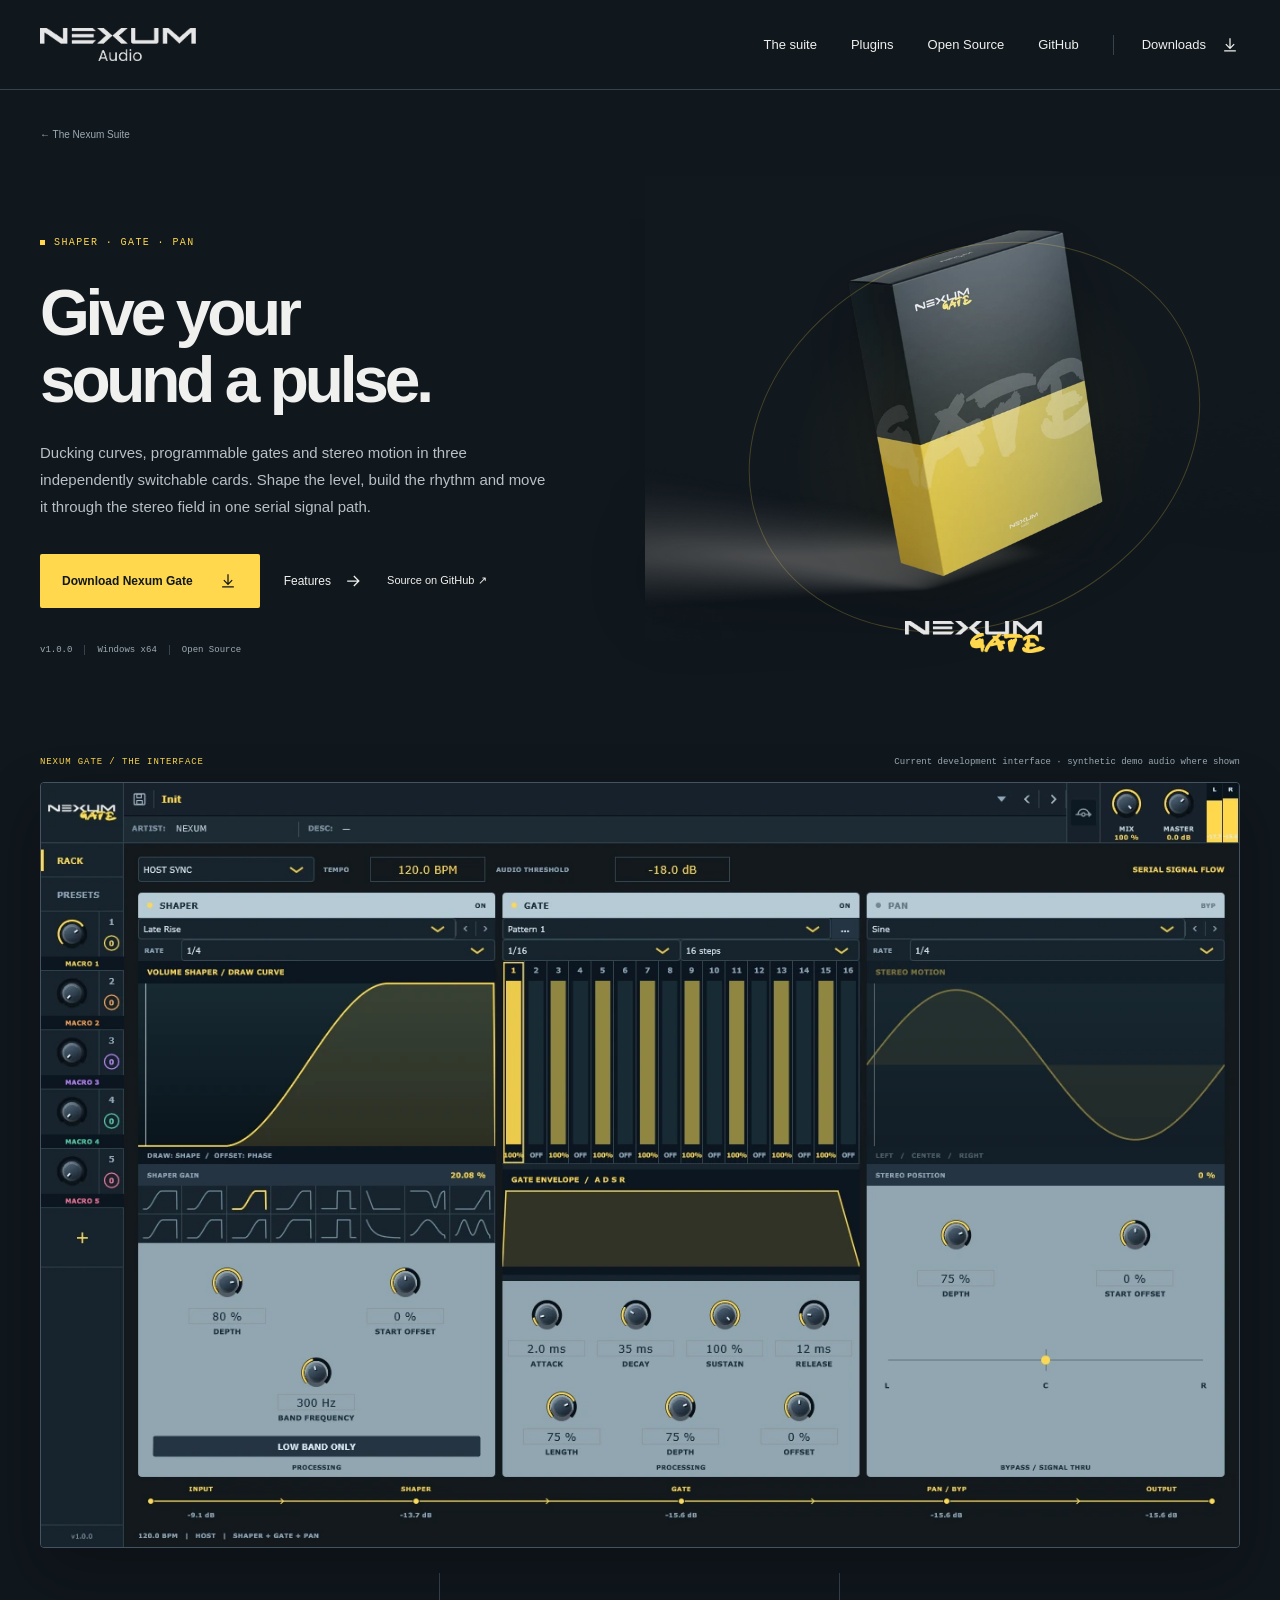
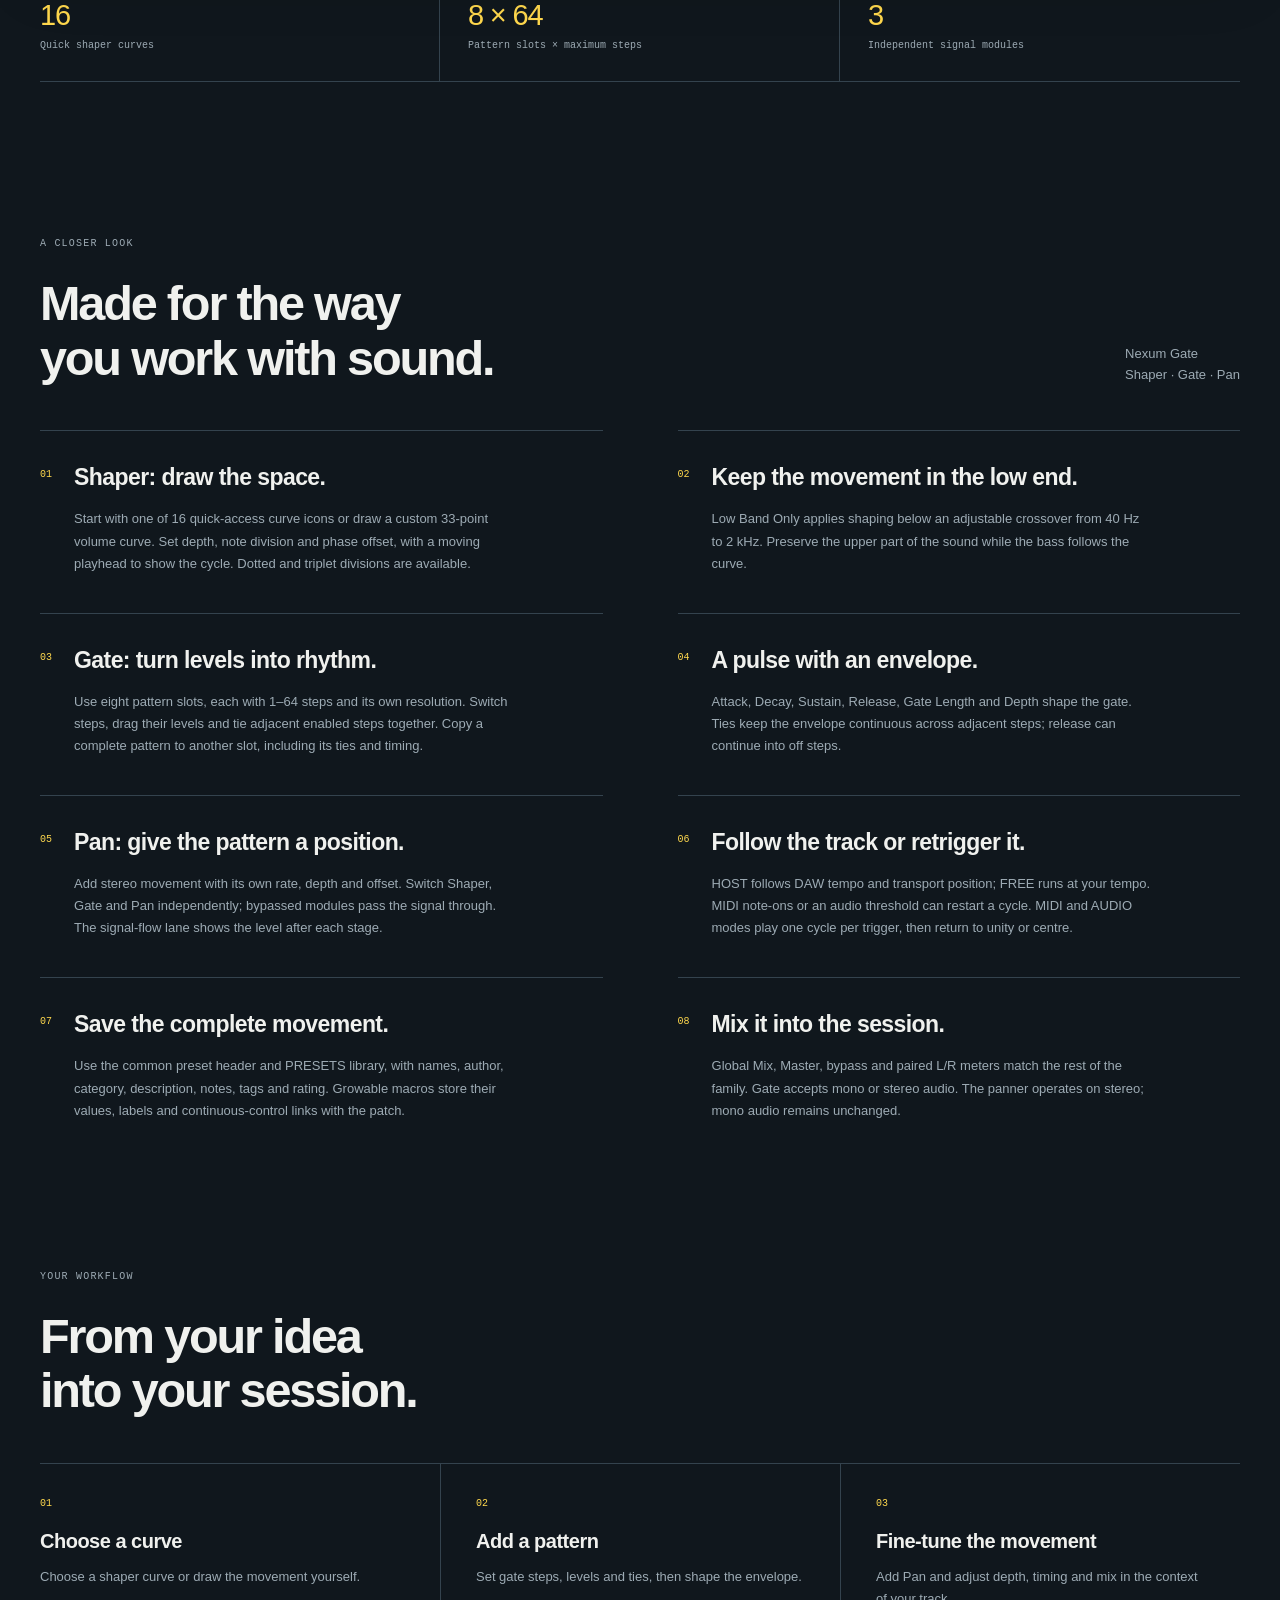
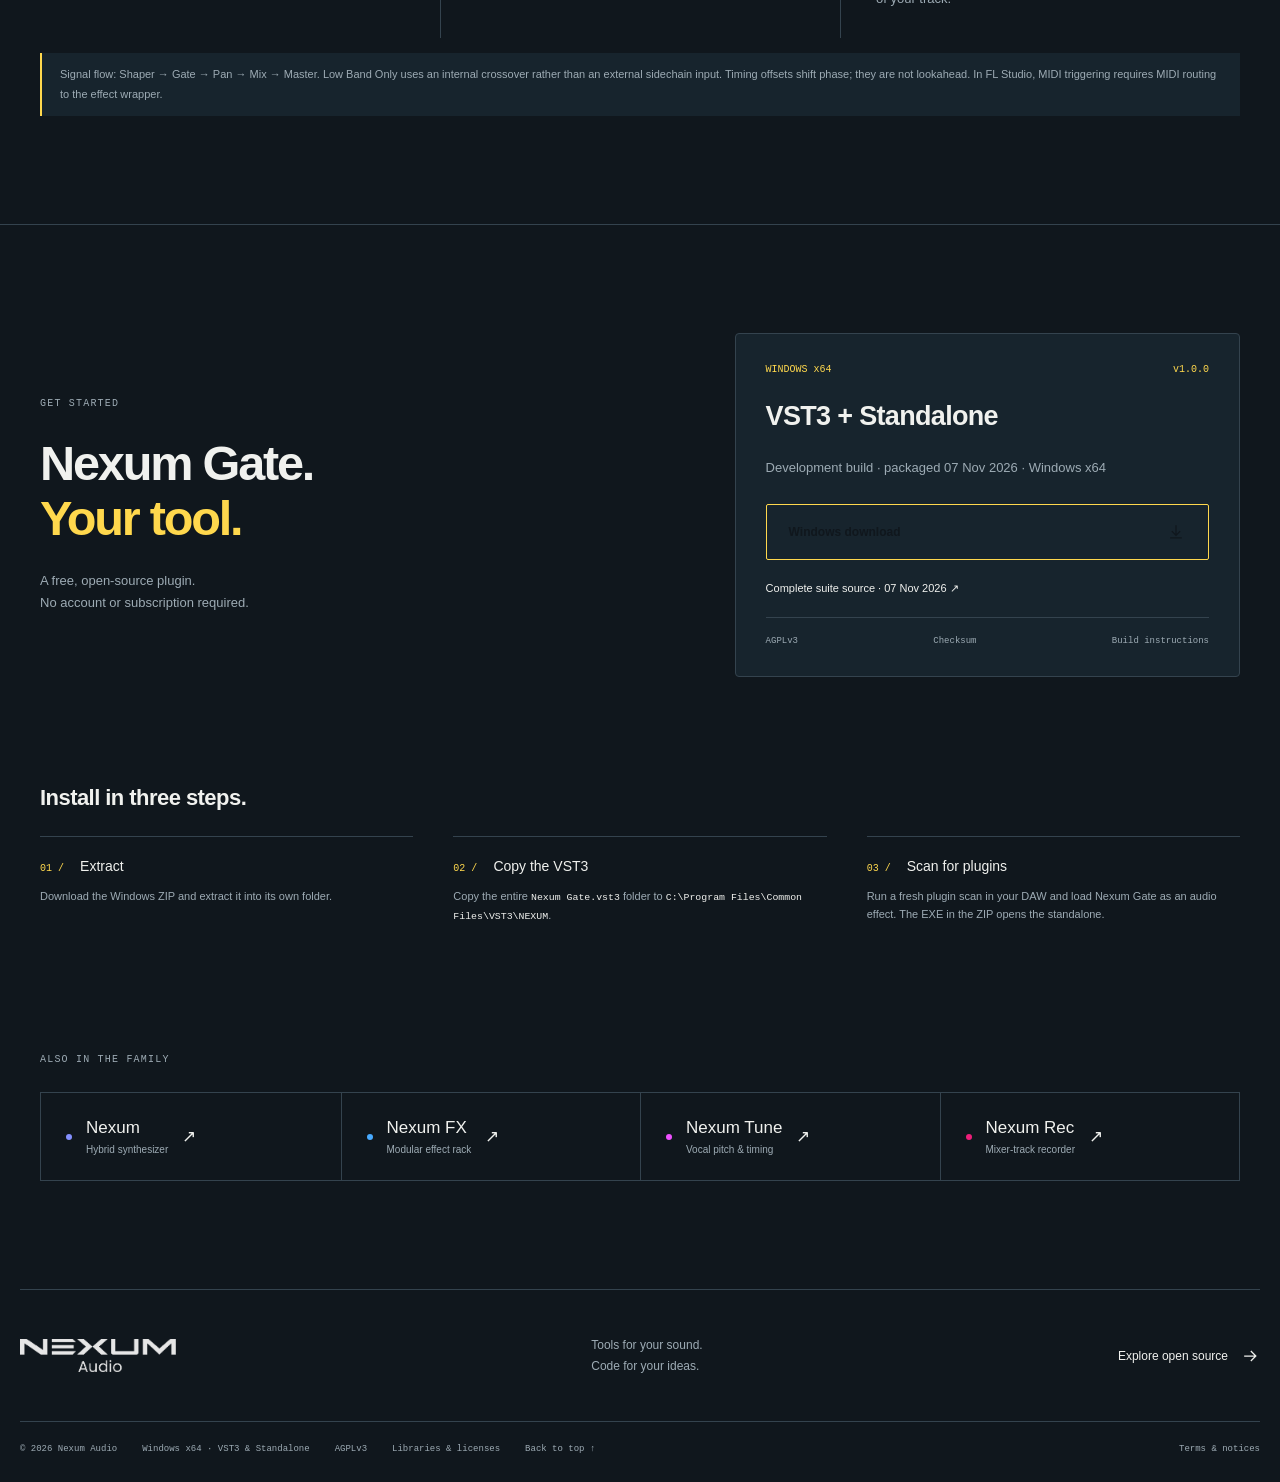
<file: gate.html>
<!DOCTYPE html>

<html lang="en"><head><meta charset="utf-8"/><meta content="width=device-width, initial-scale=1" name="viewport"/><title>Nexum Gate · Nexum Audio</title><meta content="Ducking curves, programmable gates and stereo motion in three independently switchable cards. Shape the level, build the rhythm and move it through the stereo field in one serial signal path." name="description"/><meta content="#10171d" name="theme-color"/><link href="assets/favicon.svg" rel="icon" type="image/svg+xml"/><link href="assets/style.css" rel="stylesheet"/><script defer="" src="assets/site.js"></script></head><body style="--accent:#ffd84d;--accent-text:#ffd84d"><a class="skip" href="#main">Skip to content</a><header class="site-header"><a aria-label="Nexum Audio home" class="brand" href="index.html"><img alt="Nexum Audio" class="family-logo" height="165" src="assets/nexum-audio-logo.png" width="778"/></a><button aria-controls="navigation" aria-expanded="false" class="menu-toggle">Menu <span>+</span></button><nav aria-label="Main navigation" id="navigation"><a href="index.html#suite">The suite</a><a href="index.html#plugins">Plugins</a><a href="open-source.html">Open Source</a><a aria-label="Nexum Audio on GitHub" href="https://github.com/nexum-audio">GitHub</a><a class="nav-download" href="#download">Downloads <svg aria-hidden="true" viewbox="0 0 24 24"><path d="M12 4v12m-5-5 5 5 5-5M5 19h14"></path></svg></a></nav></header><main id="main"><section class="product-hero section" id="top"><a class="back-link" href="index.html#plugins">← The Nexum Suite</a><div class="product-hero-grid"><div><p class="eyebrow"><span></span>SHAPER · GATE · PAN</p><h1>Give your<br/>sound a pulse.</h1><p class="hero-intro">Ducking curves, programmable gates and stereo motion in three independently switchable cards. Shape the level, build the rhythm and move it through the stereo field in one serial signal path.</p><div class="actions"><a class="button primary" href="#download">Download Nexum Gate <svg aria-hidden="true" viewbox="0 0 24 24"><path d="M12 4v12m-5-5 5 5 5-5M5 19h14"></path></svg></a><a class="text-link" href="#features">Features <svg aria-hidden="true" viewbox="0 0 24 24"><path d="M5 12h14m-6-6 6 6-6 6"></path></svg></a><a class="text-link" href="https://github.com/nexum-audio/nexum-gate">Source on GitHub ↗</a></div><div class="hero-facts"><span>v1.0.0</span><span>Windows x64</span><span>Open Source</span></div></div><div class="product-art"><div aria-hidden="true" class="art-orbit"></div><img alt="Nexum Gate product mockup" height="700" src="assets/gate-box.webp" width="1000"/><img alt="Nexum Gate Logo" class="product-wordmark" height="364" src="assets/gate-logo.png" width="1600"/></div></div></section><section class="product-screen section"><div class="screen-heading"><span class="mono">NEXUM GATE / THE INTERFACE</span><span>Current development interface · synthetic demo audio where shown</span></div><button aria-label="Enlarge Nexum Gate interface" class="screenshot" data-zoom="assets/gate-interface.webp"><img alt="Nexum Gate: Shaper, Gate and Pan with the macro sidebar" height="850" loading="lazy" src="assets/gate-interface.webp" width="1332"/><span class="zoom-label">Enlarge view ↗</span></button><div class="product-stats"><div><strong>16</strong><span>Quick shaper curves</span></div><div><strong>8 × 64</strong><span>Pattern slots × maximum steps</span></div><div><strong>3</strong><span>Independent signal modules</span></div></div></section><section class="section" id="features"><div class="section-heading"><div><p class="section-tag">A CLOSER LOOK</p><h2>Made for the way<br/>you work with sound.</h2></div><p>Nexum Gate<br/>Shaper · Gate · Pan</p></div><div class="features-grid"><article class="feature"><span class="feature-num">01</span><div><h3>Shaper: draw the space.</h3><p>Start with one of 16 quick-access curve icons or draw a custom 33-point volume curve. Set depth, note division and phase offset, with a moving playhead to show the cycle. Dotted and triplet divisions are available.</p></div></article><article class="feature"><span class="feature-num">02</span><div><h3>Keep the movement in the low end.</h3><p>Low Band Only applies shaping below an adjustable crossover from 40 Hz to 2 kHz. Preserve the upper part of the sound while the bass follows the curve.</p></div></article><article class="feature"><span class="feature-num">03</span><div><h3>Gate: turn levels into rhythm.</h3><p>Use eight pattern slots, each with 1–64 steps and its own resolution. Switch steps, drag their levels and tie adjacent enabled steps together. Copy a complete pattern to another slot, including its ties and timing.</p></div></article><article class="feature"><span class="feature-num">04</span><div><h3>A pulse with an envelope.</h3><p>Attack, Decay, Sustain, Release, Gate Length and Depth shape the gate. Ties keep the envelope continuous across adjacent steps; release can continue into off steps.</p></div></article><article class="feature"><span class="feature-num">05</span><div><h3>Pan: give the pattern a position.</h3><p>Add stereo movement with its own rate, depth and offset. Switch Shaper, Gate and Pan independently; bypassed modules pass the signal through. The signal-flow lane shows the level after each stage.</p></div></article><article class="feature"><span class="feature-num">06</span><div><h3>Follow the track or retrigger it.</h3><p>HOST follows DAW tempo and transport position; FREE runs at your tempo. MIDI note-ons or an audio threshold can restart a cycle. MIDI and AUDIO modes play one cycle per trigger, then return to unity or centre.</p></div></article><article class="feature"><span class="feature-num">07</span><div><h3>Save the complete movement.</h3><p>Use the common preset header and PRESETS library, with names, author, category, description, notes, tags and rating. Growable macros store their values, labels and continuous-control links with the patch.</p></div></article><article class="feature"><span class="feature-num">08</span><div><h3>Mix it into the session.</h3><p>Global Mix, Master, bypass and paired L/R meters match the rest of the family. Gate accepts mono or stereo audio. The panner operates on stereo; mono audio remains unchanged.</p></div></article></div></section><section class="workflow-section section"><p class="section-tag">YOUR WORKFLOW</p><h2>From your idea<br/>into your session.</h2><div class="workflow-grid"><article><span>01</span><h3>Choose a curve</h3><p>Choose a shaper curve or draw the movement yourself.</p></article><article><span>02</span><h3>Add a pattern</h3><p>Set gate steps, levels and ties, then shape the envelope.</p></article><article><span>03</span><h3>Fine-tune the movement</h3><p>Add Pan and adjust depth, timing and mix in the context of your track.</p></article></div><p class="product-note">Signal flow: Shaper → Gate → Pan → Mix → Master. Low Band Only uses an internal crossover rather than an external sidechain input. Timing offsets shift phase; they are not lookahead. In FL Studio, MIDI triggering requires MIDI routing to the effect wrapper.</p></section><section class="section product-download" id="download"><div><p class="section-tag">GET STARTED</p><h2>Nexum Gate.<br/><span>Your tool.</span></h2><p>A free, open-source plugin.<br/>No account or subscription required.</p></div><div class="release-card"><div class="release-card-top"><span class="mono">WINDOWS x64</span><span>v1.0.0</span></div><h3>VST3 + Standalone</h3><p>Development build · packaged 07 Nov 2026 · Windows x64</p><a class="button primary" download="" href="downloads/nexum-gate-1.0.0-windows-x64-2026-11-07.zip">Windows download <svg aria-hidden="true" viewbox="0 0 24 24"><path d="M12 4v12m-5-5 5 5 5-5M5 19h14"></path></svg></a><a class="source-download" download="" href="downloads/nexum-suite-source-2026-11-07.zip">Complete suite source · 07 Nov 2026 ↗</a><div class="release-meta"><a href="downloads/AGPL-3.0.txt">AGPLv3</a><a href="downloads/SHA256SUMS.txt">Checksum</a><a href="open-source.html#build">Build instructions</a></div></div></section><section class="section installation"><h3>Install in three steps.</h3><ol><li><strong>Extract</strong><p>Download the Windows ZIP and extract it into its own folder.</p></li><li><strong>Copy the VST3</strong><p>Copy the entire <code>Nexum Gate.vst3</code> folder to <code>C:\Program Files\Common Files\VST3\NEXUM</code>.</p></li><li><strong>Scan for plugins</strong><p>Run a fresh plugin scan in your DAW and load Nexum Gate as an audio effect. The EXE in the ZIP opens the standalone.</p></li></ol></section><section class="section siblings"><p class="section-tag">ALSO IN THE FAMILY</p><div><a href="nexum.html" style="--product:#8490ff"><span class="product-dot"></span><span>Nexum<small>Hybrid synthesizer</small></span><span aria-hidden="true">↗</span></a><a href="fx.html" style="--product:#48aaff"><span class="product-dot"></span><span>Nexum FX<small>Modular effect rack</small></span><span aria-hidden="true">↗</span></a><a href="tune.html" style="--product:#ee50ff"><span class="product-dot"></span><span>Nexum Tune<small>Vocal pitch &amp; timing</small></span><span aria-hidden="true">↗</span></a><a href="rec.html" style="--product:#ed1e79"><span class="product-dot"></span><span>Nexum Rec<small>Mixer-track recorder</small></span><span aria-hidden="true">↗</span></a></div></section></main><footer class="site-footer"><div class="footer-top"><a class="brand" href="index.html"><img alt="Nexum Audio" class="family-logo" height="165" src="assets/nexum-audio-logo.png" width="778"/></a><p>Tools for your sound.<br/>Code for your ideas.</p><a class="text-link" href="open-source.html">Explore open source <svg aria-hidden="true" viewbox="0 0 24 24"><path d="M5 12h14m-6-6 6 6-6 6"></path></svg></a></div><div class="footer-bottom"><span>© 2026 Nexum Audio</span><span>Windows x64 · VST3 &amp; Standalone</span><a href="downloads/AGPL-3.0.txt">AGPLv3</a><a href="licenses.html">Libraries &amp; licenses</a><a href="#top">Back to top ↑</a><a href="terms.html">Terms &amp; notices</a></div></footer><dialog aria-label="Plugin view" class="image-dialog"><button aria-label="Close image" class="dialog-close">Close ×</button><img alt="Enlarged plugin view" height="961" src="assets/nexum-interface.webp" width="1332"/></dialog></body></html>
</file>
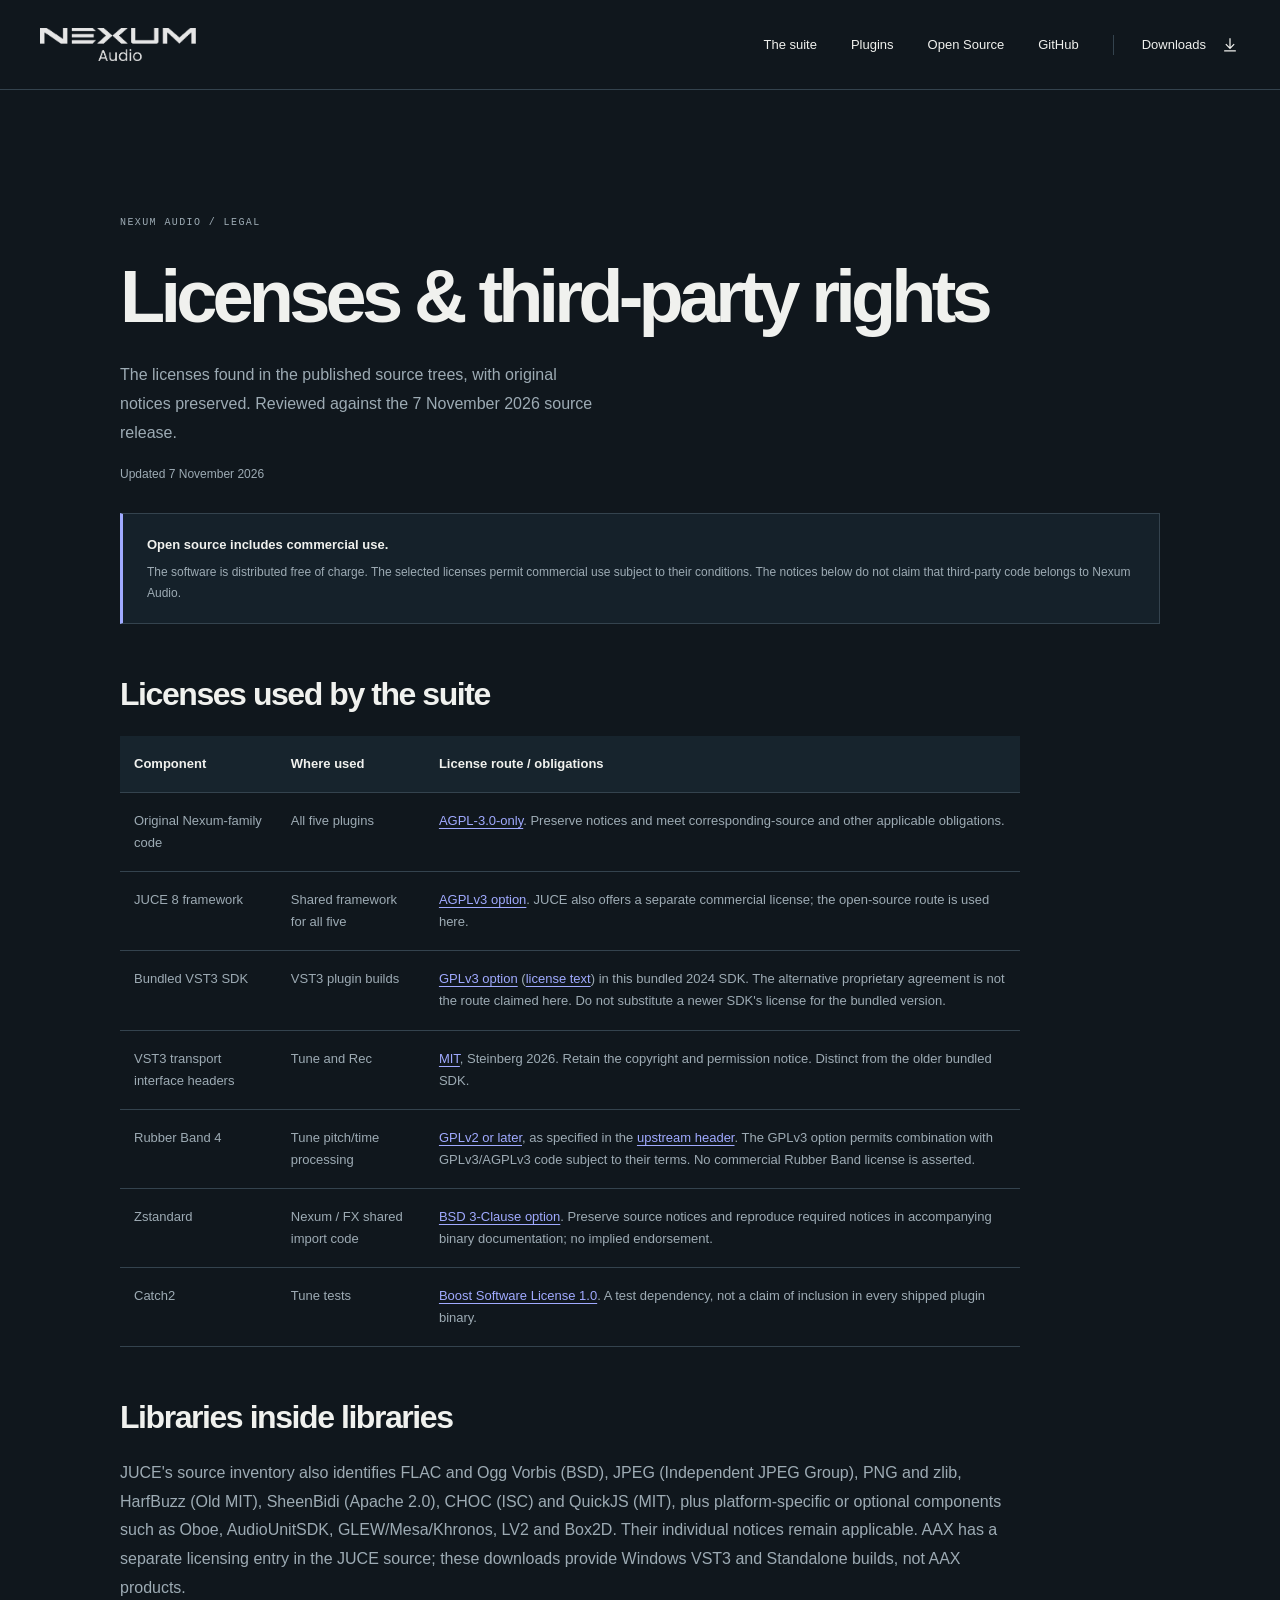
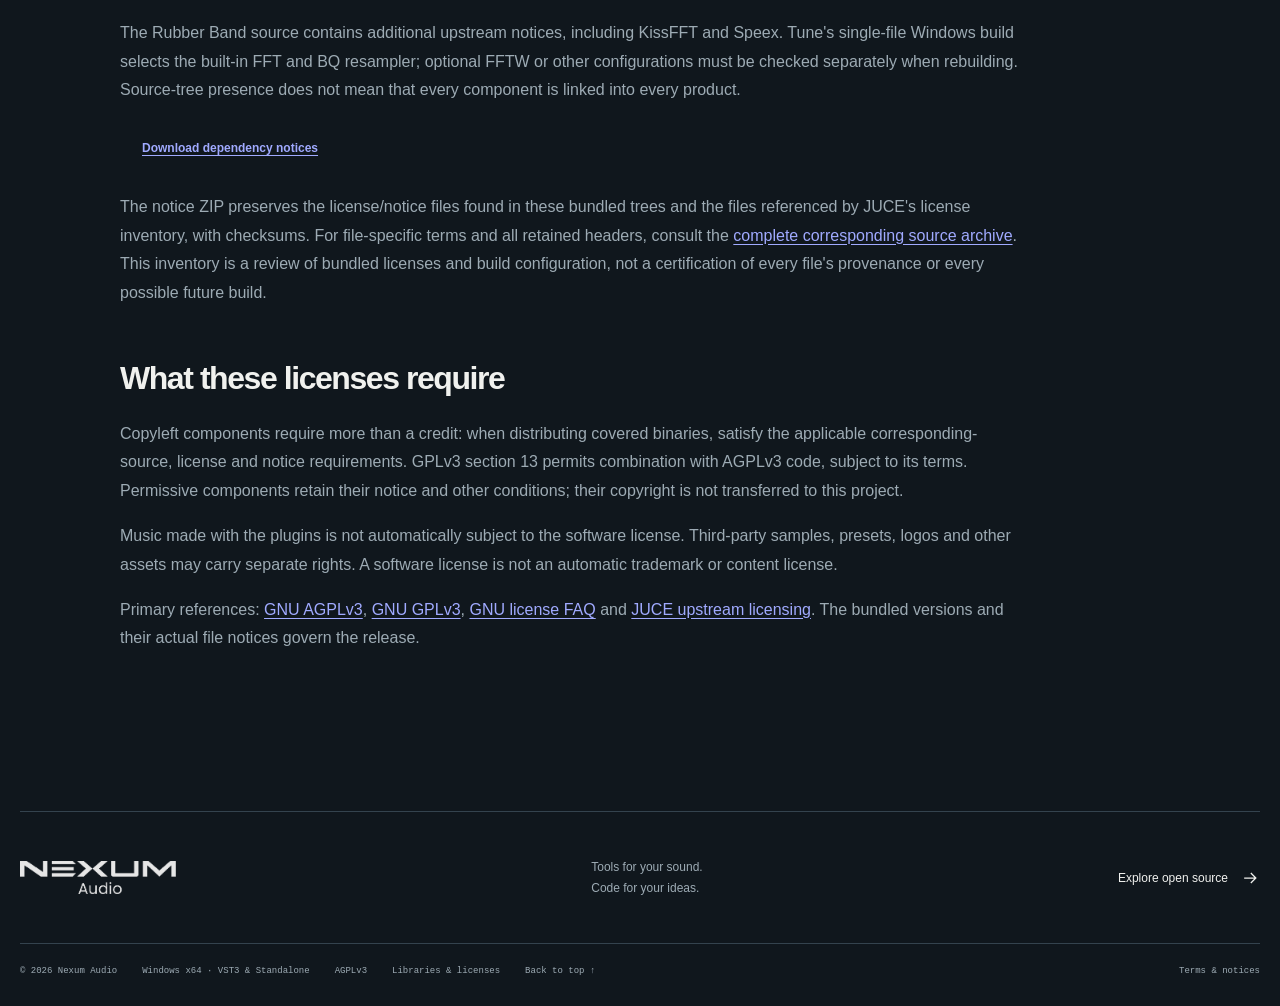
<file: licenses.html>
<!DOCTYPE html>

<html lang="en"><head><meta charset="utf-8"/><meta content="width=device-width, initial-scale=1" name="viewport"/><title>Licenses &amp; third-party rights · Nexum Audio</title><meta content="The licenses found in the published source trees, with original notices preserved. Reviewed against the 7 November 2026 source release." name="description"/><meta content="#10171d" name="theme-color"/><link href="assets/favicon.svg" rel="icon" type="image/svg+xml"/><link href="assets/style.css" rel="stylesheet"/><script defer="" src="assets/site.js"></script></head><body><a class="skip" href="#main">Skip to content</a><header class="site-header"><a aria-label="Nexum Audio home" class="brand" href="index.html"><img alt="Nexum Audio" class="family-logo" height="165" src="assets/nexum-audio-logo.png" width="778"/></a><button aria-controls="navigation" aria-expanded="false" class="menu-toggle">Menu <span>+</span></button><nav aria-label="Main navigation" id="navigation"><a href="index.html#suite">The suite</a><a href="index.html#plugins">Plugins</a><a href="open-source.html">Open Source</a><a aria-label="Nexum Audio on GitHub" href="https://github.com/nexum-audio">GitHub</a><a class="nav-download" href="index.html#downloads">Downloads <svg aria-hidden="true" viewbox="0 0 24 24"><path d="M12 4v12m-5-5 5 5 5-5M5 19h14"></path></svg></a></nav></header><main id="main"><section class="section legal-page" id="top"><p class="eyebrow">NEXUM AUDIO / LEGAL</p><h1>Licenses &amp; third-party rights</h1><p class="hero-intro">The licenses found in the published source trees, with original notices preserved. Reviewed against the 7 November 2026 source release.</p><p class="legal-date">Updated 7 November 2026</p>
<div class="release-notice"><strong>Open source includes commercial use.</strong>The software is distributed free of charge. The selected licenses permit commercial use subject to their conditions. The notices below do not claim that third-party code belongs to Nexum Audio.</div>
<article><h2>Licenses used by the suite</h2><div class="legal-table"><table><thead><tr><th>Component</th><th>Where used</th><th>License route / obligations</th></tr></thead><tbody>
<tr><td>Original Nexum-family code</td><td>All five plugins</td><td><a href="downloads/AGPL-3.0.txt">AGPL-3.0-only</a>. Preserve notices and meet corresponding-source and other applicable obligations.</td></tr>
<tr><td>JUCE 8 framework</td><td>Shared framework for all five</td><td><a href="legal/licenses/JUCE-LICENSE.md">AGPLv3 option</a>. JUCE also offers a separate commercial license; the open-source route is used here.</td></tr>
<tr><td>Bundled VST3 SDK</td><td>VST3 plugin builds</td><td><a href="legal/licenses/VST3-SDK-LICENSE.txt">GPLv3 option</a> (<a href="legal/licenses/GPL-3.0.txt">license text</a>) in this bundled 2024 SDK. The alternative proprietary agreement is not the route claimed here. Do not substitute a newer SDK's license for the bundled version.</td></tr>
<tr><td>VST3 transport interface headers</td><td>Tune and Rec</td><td><a href="legal/licenses/VST3-transport-MIT.txt">MIT</a>, Steinberg 2026. Retain the copyright and permission notice. Distinct from the older bundled SDK.</td></tr>
<tr><td>Rubber Band 4</td><td>Tune pitch/time processing</td><td><a href="legal/licenses/Rubber-Band-COPYING.txt">GPLv2 or later</a>, as specified in the <a href="legal/licenses/Rubber-Band-header.txt">upstream header</a>. The GPLv3 option permits combination with GPLv3/AGPLv3 code subject to their terms. No commercial Rubber Band license is asserted.</td></tr>
<tr><td>Zstandard</td><td>Nexum / FX shared import code</td><td><a href="legal/licenses/Zstandard-LICENSE.txt">BSD 3-Clause option</a>. Preserve source notices and reproduce required notices in accompanying binary documentation; no implied endorsement.</td></tr>
<tr><td>Catch2</td><td>Tune tests</td><td><a href="legal/licenses/Catch2-LICENSE.txt">Boost Software License 1.0</a>. A test dependency, not a claim of inclusion in every shipped plugin binary.</td></tr>
</tbody></table></div></article>
<article><h2>Libraries inside libraries</h2><p>JUCE's source inventory also identifies FLAC and Ogg Vorbis (BSD), JPEG (Independent JPEG Group), PNG and zlib, HarfBuzz (Old MIT), SheenBidi (Apache 2.0), CHOC (ISC) and QuickJS (MIT), plus platform-specific or optional components such as Oboe, AudioUnitSDK, GLEW/Mesa/Khronos, LV2 and Box2D. Their individual notices remain applicable. AAX has a separate licensing entry in the JUCE source; these downloads provide Windows VST3 and Standalone builds, not AAX products.</p><p>The Rubber Band source contains additional upstream notices, including KissFFT and Speex. Tune's single-file Windows build selects the built-in FFT and BQ resampler; optional FFTW or other configurations must be checked separately when rebuilding. Source-tree presence does not mean that every component is linked into every product.</p><p><a class="button" download="" href="downloads/third-party-license-texts.zip">Download dependency notices</a></p><p>The notice ZIP preserves the license/notice files found in these bundled trees and the files referenced by JUCE's license inventory, with checksums. For file-specific terms and all retained headers, consult the <a href="downloads/nexum-suite-source-2026-11-07.zip">complete corresponding source archive</a>. This inventory is a review of bundled licenses and build configuration, not a certification of every file's provenance or every possible future build.</p></article>
<article><h2>What these licenses require</h2><p>Copyleft components require more than a credit: when distributing covered binaries, satisfy the applicable corresponding-source, license and notice requirements. GPLv3 section 13 permits combination with AGPLv3 code, subject to its terms. Permissive components retain their notice and other conditions; their copyright is not transferred to this project.</p><p>Music made with the plugins is not automatically subject to the software license. Third-party samples, presets, logos and other assets may carry separate rights. A software license is not an automatic trademark or content license.</p><p>Primary references: <a href="https://www.gnu.org/licenses/agpl-3.0.html">GNU AGPLv3</a>, <a href="https://www.gnu.org/licenses/gpl-3.0.html">GNU GPLv3</a>, <a href="https://www.gnu.org/licenses/gpl-faq.html#DoesTheGPLAllowMoney">GNU license FAQ</a> and <a href="https://github.com/juce-framework/JUCE/blob/master/LICENSE.md">JUCE upstream licensing</a>. The bundled versions and their actual file notices govern the release.</p></article>
</section></main><footer class="site-footer"><div class="footer-top"><a class="brand" href="index.html"><img alt="Nexum Audio" class="family-logo" height="165" src="assets/nexum-audio-logo.png" width="778"/></a><p>Tools for your sound.<br/>Code for your ideas.</p><a class="text-link" href="open-source.html">Explore open source <svg aria-hidden="true" viewbox="0 0 24 24"><path d="M5 12h14m-6-6 6 6-6 6"></path></svg></a></div><div class="footer-bottom"><span>© 2026 Nexum Audio</span><span>Windows x64 · VST3 &amp; Standalone</span><a href="downloads/AGPL-3.0.txt">AGPLv3</a><a href="licenses.html">Libraries &amp; licenses</a><a href="#top">Back to top ↑</a><a href="terms.html">Terms &amp; notices</a></div></footer></body></html>
</file>
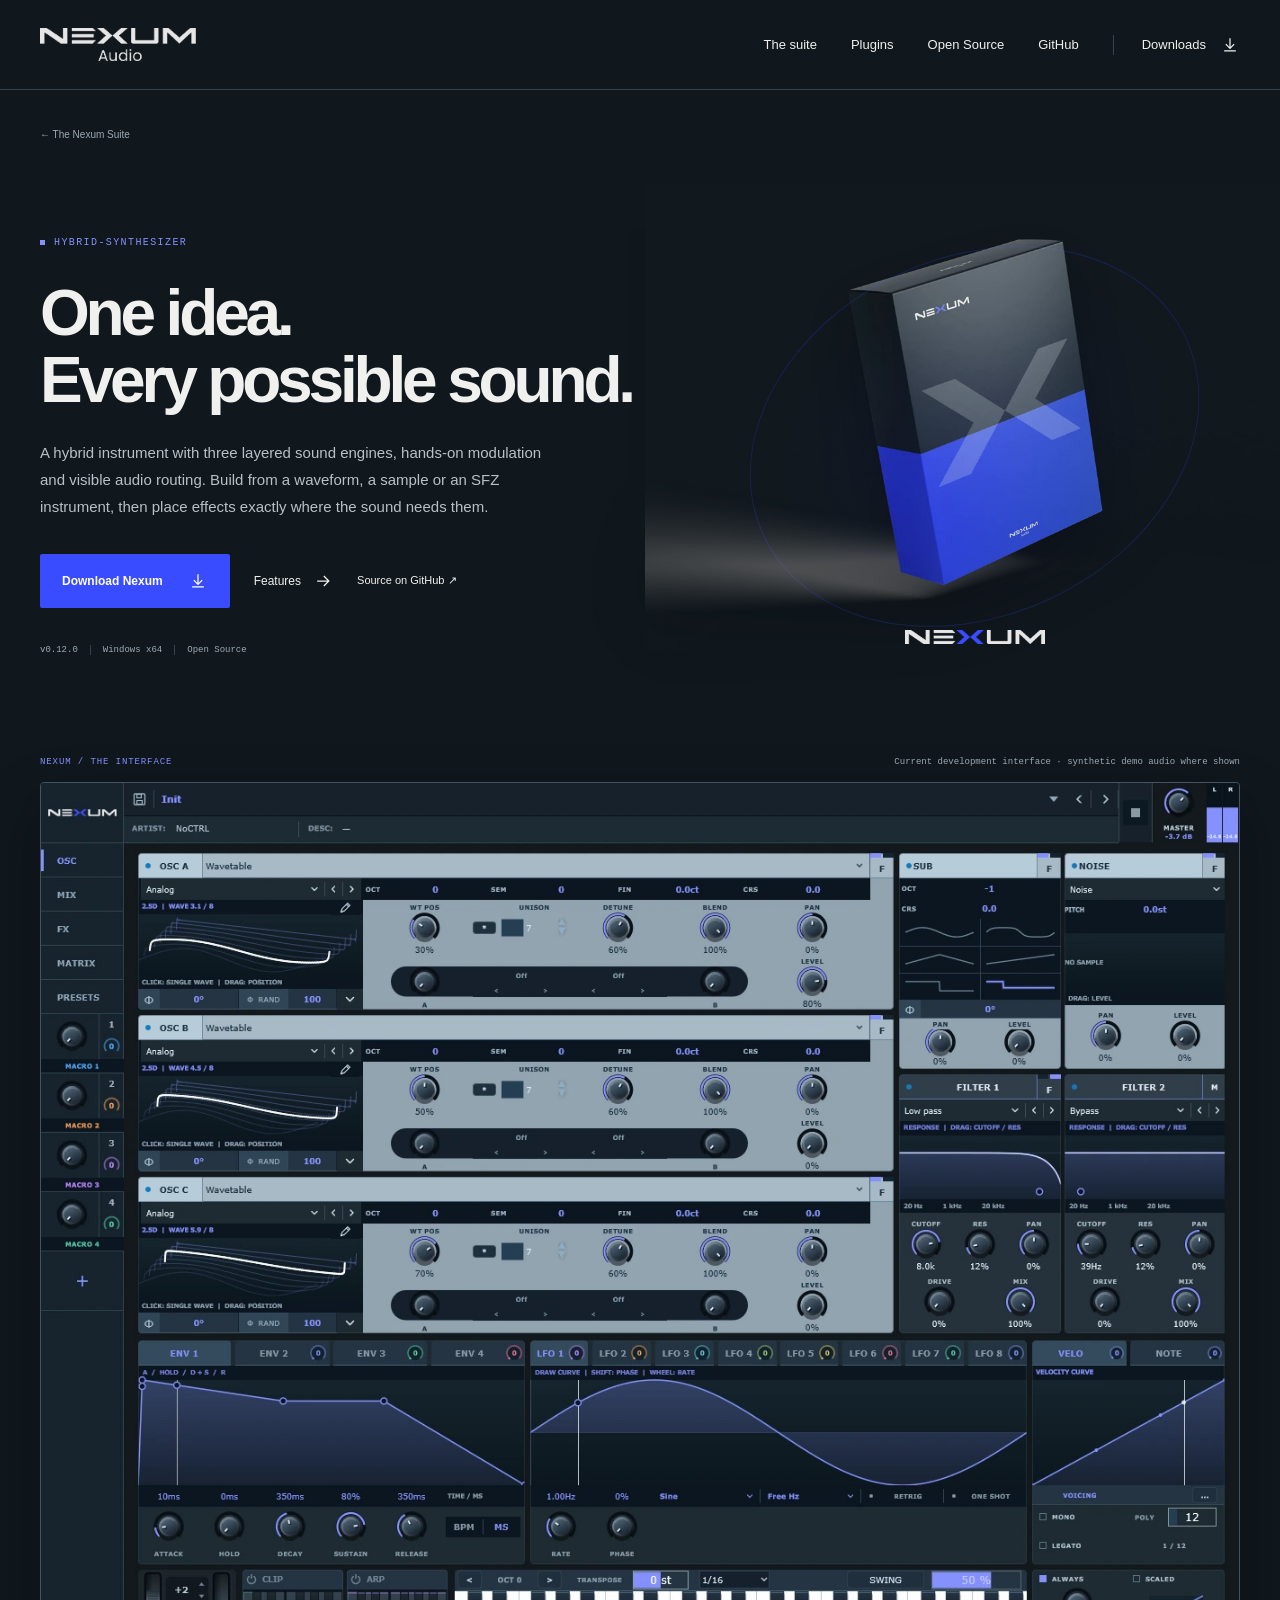
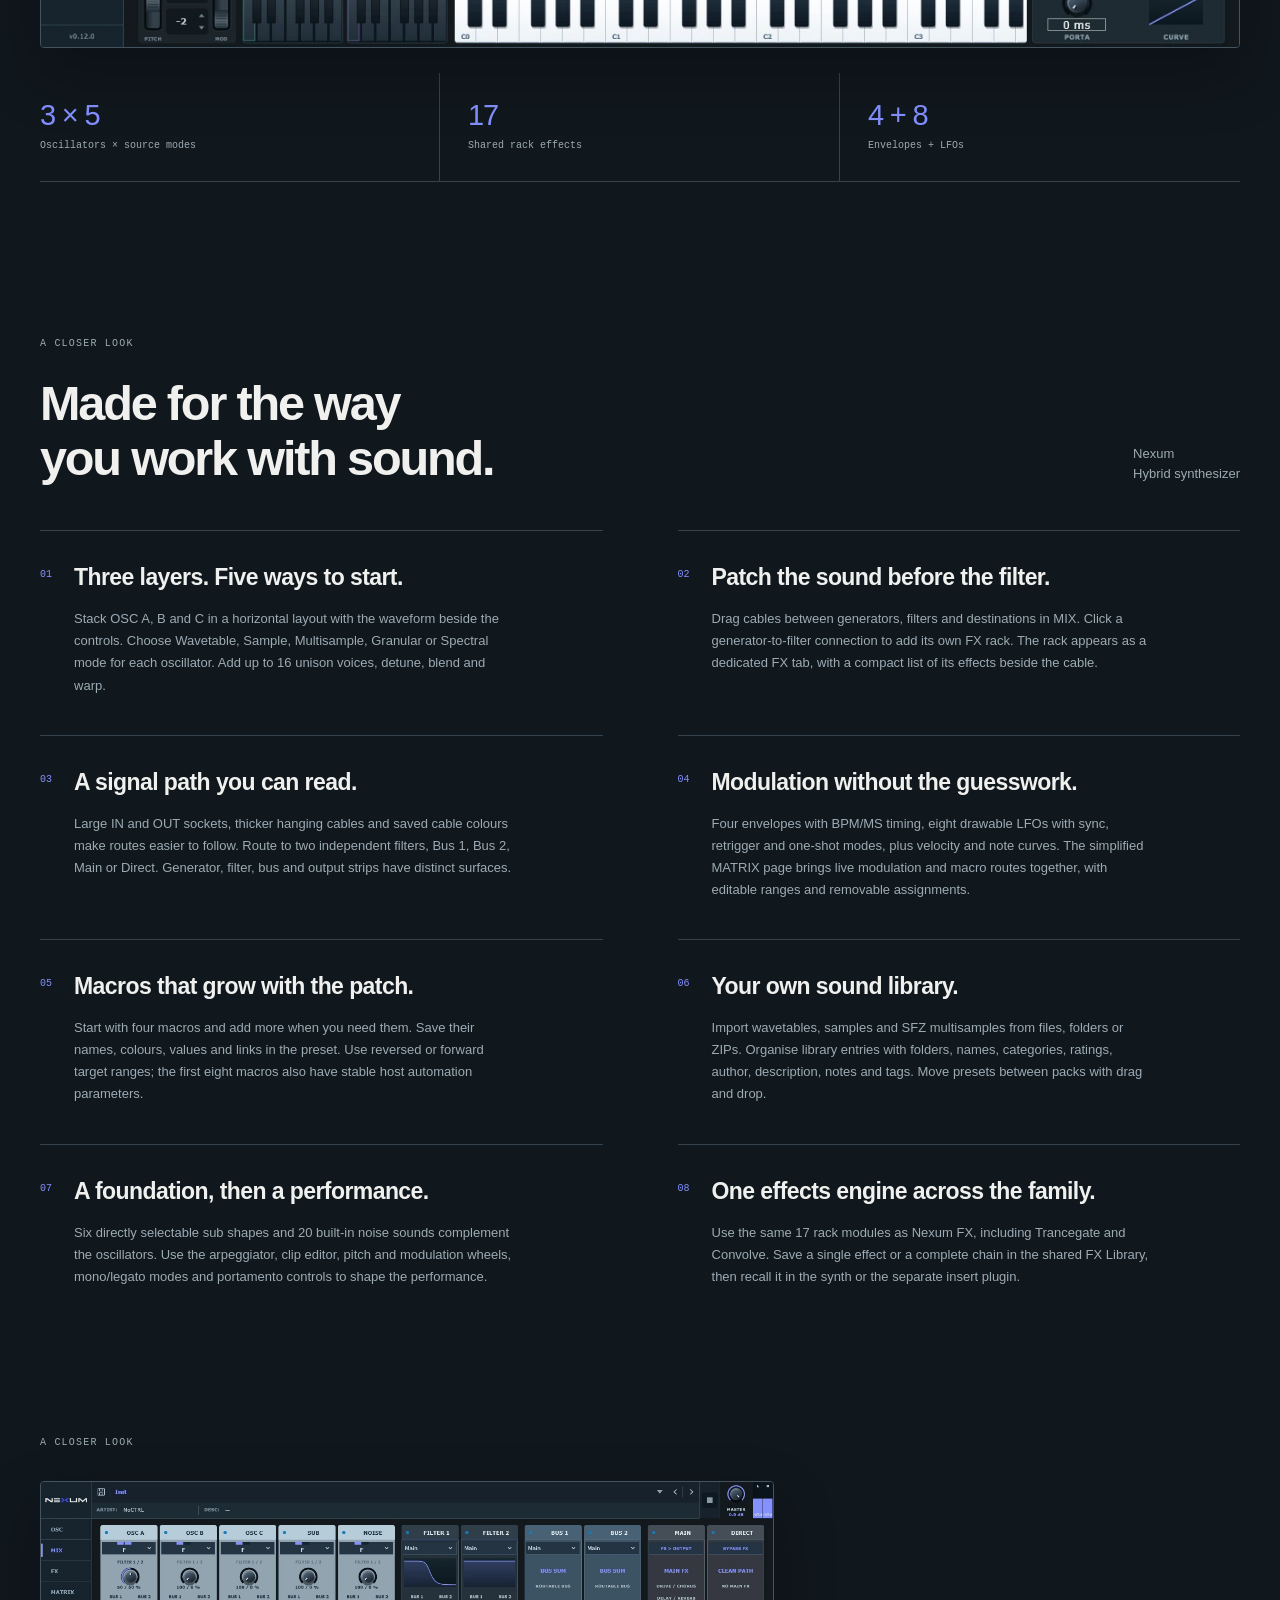
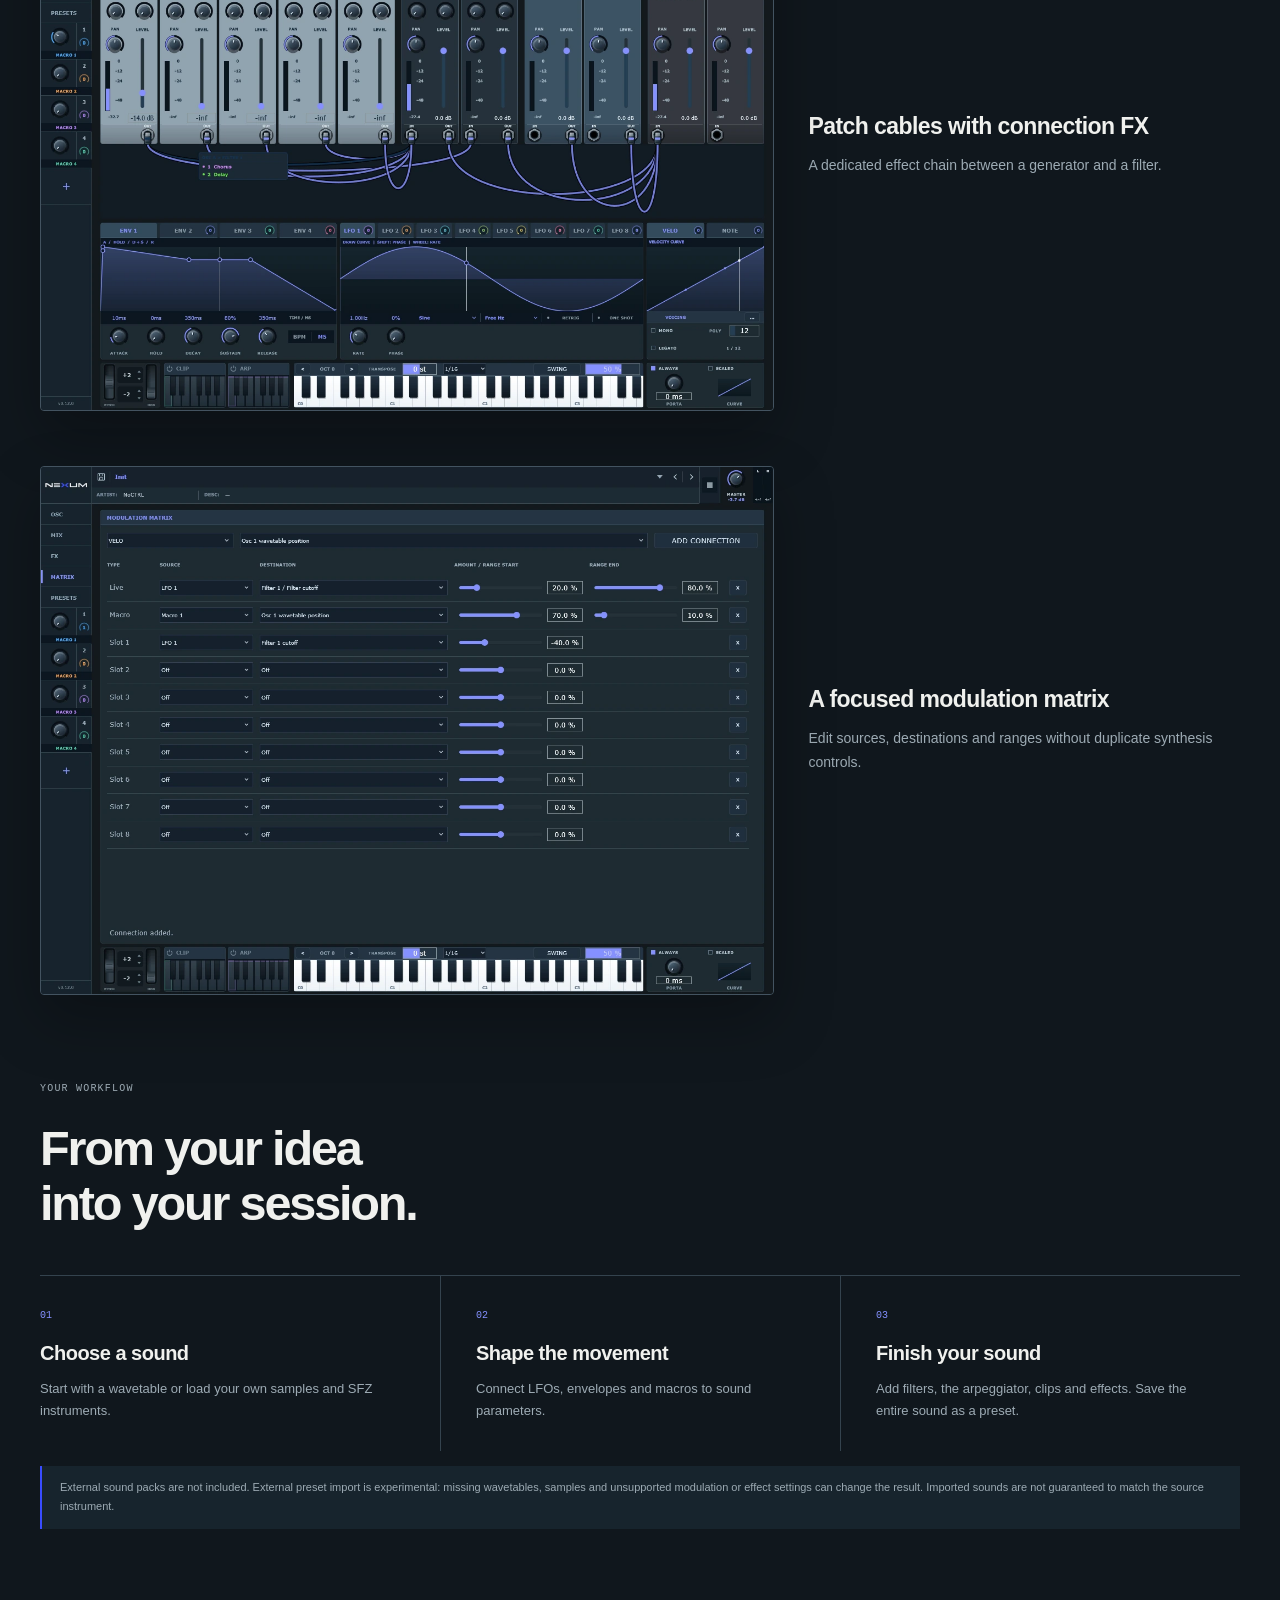
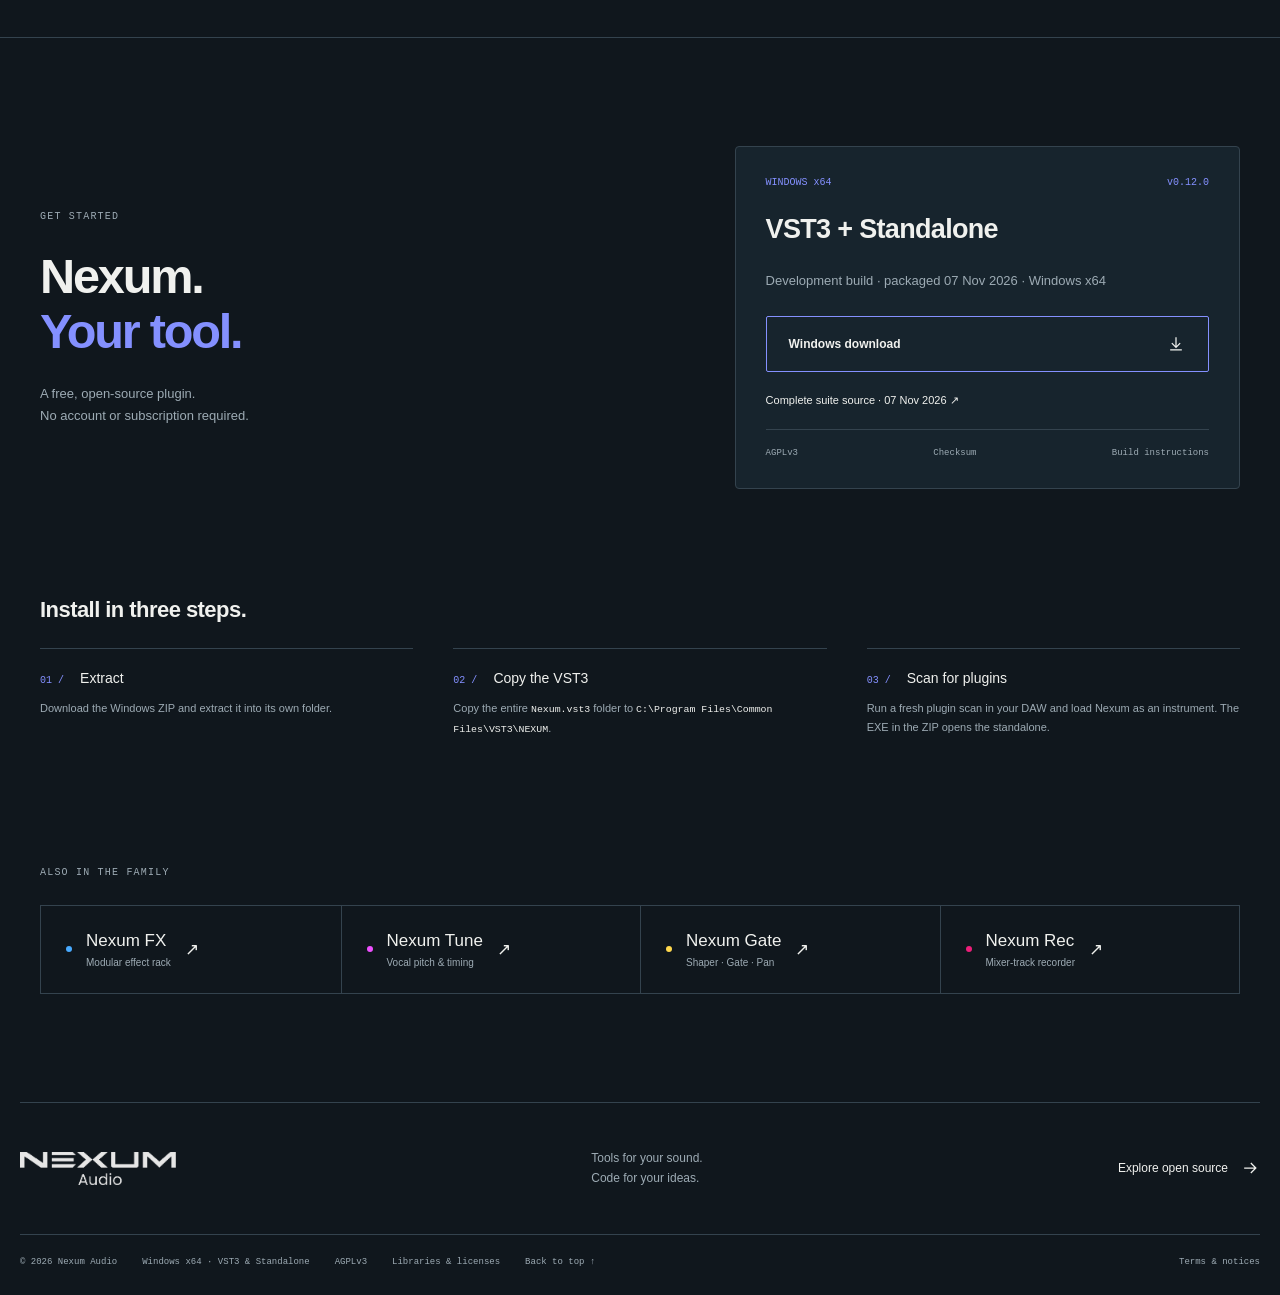
<file: nexum.html>
<!DOCTYPE html>

<html lang="en"><head><meta charset="utf-8"/><meta content="width=device-width, initial-scale=1" name="viewport"/><title>Nexum · Nexum Audio</title><meta content="A hybrid instrument with three layered sound engines, hands-on modulation and visible audio routing. Build from a waveform, a sample or an SFZ instrument, then place effects exactly where the sound needs them." name="description"/><meta content="#10171d" name="theme-color"/><link href="assets/favicon.svg" rel="icon" type="image/svg+xml"/><link href="assets/style.css" rel="stylesheet"/><script defer="" src="assets/site.js"></script></head><body style="--accent:#394cff;--accent-text:#8490ff"><a class="skip" href="#main">Skip to content</a><header class="site-header"><a aria-label="Nexum Audio home" class="brand" href="index.html"><img alt="Nexum Audio" class="family-logo" height="165" src="assets/nexum-audio-logo.png" width="778"/></a><button aria-controls="navigation" aria-expanded="false" class="menu-toggle">Menu <span>+</span></button><nav aria-label="Main navigation" id="navigation"><a href="index.html#suite">The suite</a><a href="index.html#plugins">Plugins</a><a href="open-source.html">Open Source</a><a aria-label="Nexum Audio on GitHub" href="https://github.com/nexum-audio">GitHub</a><a class="nav-download" href="#download">Downloads <svg aria-hidden="true" viewbox="0 0 24 24"><path d="M12 4v12m-5-5 5 5 5-5M5 19h14"></path></svg></a></nav></header><main id="main"><section class="product-hero section" id="top"><a class="back-link" href="index.html#plugins">← The Nexum Suite</a><div class="product-hero-grid"><div><p class="eyebrow"><span></span>HYBRID-SYNTHESIZER</p><h1>One idea.<br/>Every possible sound.</h1><p class="hero-intro">A hybrid instrument with three layered sound engines, hands-on modulation and visible audio routing. Build from a waveform, a sample or an SFZ instrument, then place effects exactly where the sound needs them.</p><div class="actions"><a class="button primary" href="#download">Download Nexum <svg aria-hidden="true" viewbox="0 0 24 24"><path d="M12 4v12m-5-5 5 5 5-5M5 19h14"></path></svg></a><a class="text-link" href="#features">Features <svg aria-hidden="true" viewbox="0 0 24 24"><path d="M5 12h14m-6-6 6 6-6 6"></path></svg></a><a class="text-link" href="https://github.com/nexum-audio/nexum">Source on GitHub ↗</a></div><div class="hero-facts"><span>v0.12.0</span><span>Windows x64</span><span>Open Source</span></div></div><div class="product-art"><div aria-hidden="true" class="art-orbit"></div><img alt="Nexum product mockup" height="700" src="assets/nexum-box.webp" width="1000"/><img alt="Nexum Logo" class="product-wordmark" height="158" src="assets/nexum-logo.png" width="1600"/></div></div></section><section class="product-screen section"><div class="screen-heading"><span class="mono">NEXUM / THE INTERFACE</span><span>Current development interface · synthetic demo audio where shown</span></div><button aria-label="Enlarge Nexum interface" class="screenshot" data-zoom="assets/nexum-interface.webp"><img alt="Nexum: hybrid synthesizer with the macro sidebar" height="961" loading="lazy" src="assets/nexum-interface.webp" width="1332"/><span class="zoom-label">Enlarge view ↗</span></button><div class="product-stats"><div><strong>3 × 5</strong><span>Oscillators × source modes</span></div><div><strong>17</strong><span>Shared rack effects</span></div><div><strong>4 + 8</strong><span>Envelopes + LFOs</span></div></div></section><section class="section" id="features"><div class="section-heading"><div><p class="section-tag">A CLOSER LOOK</p><h2>Made for the way<br/>you work with sound.</h2></div><p>Nexum<br/>Hybrid synthesizer</p></div><div class="features-grid"><article class="feature"><span class="feature-num">01</span><div><h3>Three layers. Five ways to start.</h3><p>Stack OSC A, B and C in a horizontal layout with the waveform beside the controls. Choose Wavetable, Sample, Multisample, Granular or Spectral mode for each oscillator. Add up to 16 unison voices, detune, blend and warp.</p></div></article><article class="feature"><span class="feature-num">02</span><div><h3>Patch the sound before the filter.</h3><p>Drag cables between generators, filters and destinations in MIX. Click a generator-to-filter connection to add its own FX rack. The rack appears as a dedicated FX tab, with a compact list of its effects beside the cable.</p></div></article><article class="feature"><span class="feature-num">03</span><div><h3>A signal path you can read.</h3><p>Large IN and OUT sockets, thicker hanging cables and saved cable colours make routes easier to follow. Route to two independent filters, Bus 1, Bus 2, Main or Direct. Generator, filter, bus and output strips have distinct surfaces.</p></div></article><article class="feature"><span class="feature-num">04</span><div><h3>Modulation without the guesswork.</h3><p>Four envelopes with BPM/MS timing, eight drawable LFOs with sync, retrigger and one-shot modes, plus velocity and note curves. The simplified MATRIX page brings live modulation and macro routes together, with editable ranges and removable assignments.</p></div></article><article class="feature"><span class="feature-num">05</span><div><h3>Macros that grow with the patch.</h3><p>Start with four macros and add more when you need them. Save their names, colours, values and links in the preset. Use reversed or forward target ranges; the first eight macros also have stable host automation parameters.</p></div></article><article class="feature"><span class="feature-num">06</span><div><h3>Your own sound library.</h3><p>Import wavetables, samples and SFZ multisamples from files, folders or ZIPs. Organise library entries with folders, names, categories, ratings, author, description, notes and tags. Move presets between packs with drag and drop.</p></div></article><article class="feature"><span class="feature-num">07</span><div><h3>A foundation, then a performance.</h3><p>Six directly selectable sub shapes and 20 built-in noise sounds complement the oscillators. Use the arpeggiator, clip editor, pitch and modulation wheels, mono/legato modes and portamento controls to shape the performance.</p></div></article><article class="feature"><span class="feature-num">08</span><div><h3>One effects engine across the family.</h3><p>Use the same 17 rack modules as Nexum FX, including Trancegate and Convolve. Save a single effect or a complete chain in the shared FX Library, then recall it in the synth or the separate insert plugin.</p></div></article></div></section><section class="section detail-gallery"><p class="section-tag">A CLOSER LOOK</p><figure><button aria-label="Enlarge Patch cables with connection FX" class="screenshot" data-zoom="assets/nexum-routing.webp"><img alt="Patch cables with connection FX" height="961" loading="lazy" src="assets/nexum-routing.webp" width="1332"/></button><figcaption><h3>Patch cables with connection FX</h3><p>A dedicated effect chain between a generator and a filter.</p></figcaption></figure><figure><button aria-label="Enlarge A focused modulation matrix" class="screenshot" data-zoom="assets/nexum-matrix.webp"><img alt="A focused modulation matrix" height="961" loading="lazy" src="assets/nexum-matrix.webp" width="1332"/></button><figcaption><h3>A focused modulation matrix</h3><p>Edit sources, destinations and ranges without duplicate synthesis controls.</p></figcaption></figure></section><section class="workflow-section section"><p class="section-tag">YOUR WORKFLOW</p><h2>From your idea<br/>into your session.</h2><div class="workflow-grid"><article><span>01</span><h3>Choose a sound</h3><p>Start with a wavetable or load your own samples and SFZ instruments.</p></article><article><span>02</span><h3>Shape the movement</h3><p>Connect LFOs, envelopes and macros to sound parameters.</p></article><article><span>03</span><h3>Finish your sound</h3><p>Add filters, the arpeggiator, clips and effects. Save the entire sound as a preset.</p></article></div><p class="product-note">External sound packs are not included. External preset import is experimental: missing wavetables, samples and unsupported modulation or effect settings can change the result. Imported sounds are not guaranteed to match the source instrument.</p></section><section class="section product-download" id="download"><div><p class="section-tag">GET STARTED</p><h2>Nexum.<br/><span>Your tool.</span></h2><p>A free, open-source plugin.<br/>No account or subscription required.</p></div><div class="release-card"><div class="release-card-top"><span class="mono">WINDOWS x64</span><span>v0.12.0</span></div><h3>VST3 + Standalone</h3><p>Development build · packaged 07 Nov 2026 · Windows x64</p><a class="button primary" download="" href="downloads/nexum-synth-0.12.0-windows-x64-2026-11-07.zip">Windows download <svg aria-hidden="true" viewbox="0 0 24 24"><path d="M12 4v12m-5-5 5 5 5-5M5 19h14"></path></svg></a><a class="source-download" download="" href="downloads/nexum-suite-source-2026-11-07.zip">Complete suite source · 07 Nov 2026 ↗</a><div class="release-meta"><a href="downloads/AGPL-3.0.txt">AGPLv3</a><a href="downloads/SHA256SUMS.txt">Checksum</a><a href="open-source.html#build">Build instructions</a></div></div></section><section class="section installation"><h3>Install in three steps.</h3><ol><li><strong>Extract</strong><p>Download the Windows ZIP and extract it into its own folder.</p></li><li><strong>Copy the VST3</strong><p>Copy the entire <code>Nexum.vst3</code> folder to <code>C:\Program Files\Common Files\VST3\NEXUM</code>.</p></li><li><strong>Scan for plugins</strong><p>Run a fresh plugin scan in your DAW and load Nexum as an instrument. The EXE in the ZIP opens the standalone.</p></li></ol></section><section class="section siblings"><p class="section-tag">ALSO IN THE FAMILY</p><div><a href="fx.html" style="--product:#48aaff"><span class="product-dot"></span><span>Nexum FX<small>Modular effect rack</small></span><span aria-hidden="true">↗</span></a><a href="tune.html" style="--product:#ee50ff"><span class="product-dot"></span><span>Nexum Tune<small>Vocal pitch &amp; timing</small></span><span aria-hidden="true">↗</span></a><a href="gate.html" style="--product:#ffd84d"><span class="product-dot"></span><span>Nexum Gate<small>Shaper · Gate · Pan</small></span><span aria-hidden="true">↗</span></a><a href="rec.html" style="--product:#ed1e79"><span class="product-dot"></span><span>Nexum Rec<small>Mixer-track recorder</small></span><span aria-hidden="true">↗</span></a></div></section></main><footer class="site-footer"><div class="footer-top"><a class="brand" href="index.html"><img alt="Nexum Audio" class="family-logo" height="165" src="assets/nexum-audio-logo.png" width="778"/></a><p>Tools for your sound.<br/>Code for your ideas.</p><a class="text-link" href="open-source.html">Explore open source <svg aria-hidden="true" viewbox="0 0 24 24"><path d="M5 12h14m-6-6 6 6-6 6"></path></svg></a></div><div class="footer-bottom"><span>© 2026 Nexum Audio</span><span>Windows x64 · VST3 &amp; Standalone</span><a href="downloads/AGPL-3.0.txt">AGPLv3</a><a href="licenses.html">Libraries &amp; licenses</a><a href="#top">Back to top ↑</a><a href="terms.html">Terms &amp; notices</a></div></footer><dialog aria-label="Plugin view" class="image-dialog"><button aria-label="Close image" class="dialog-close">Close ×</button><img alt="Enlarged plugin view" height="961" src="assets/nexum-interface.webp" width="1332"/></dialog></body></html>
</file>
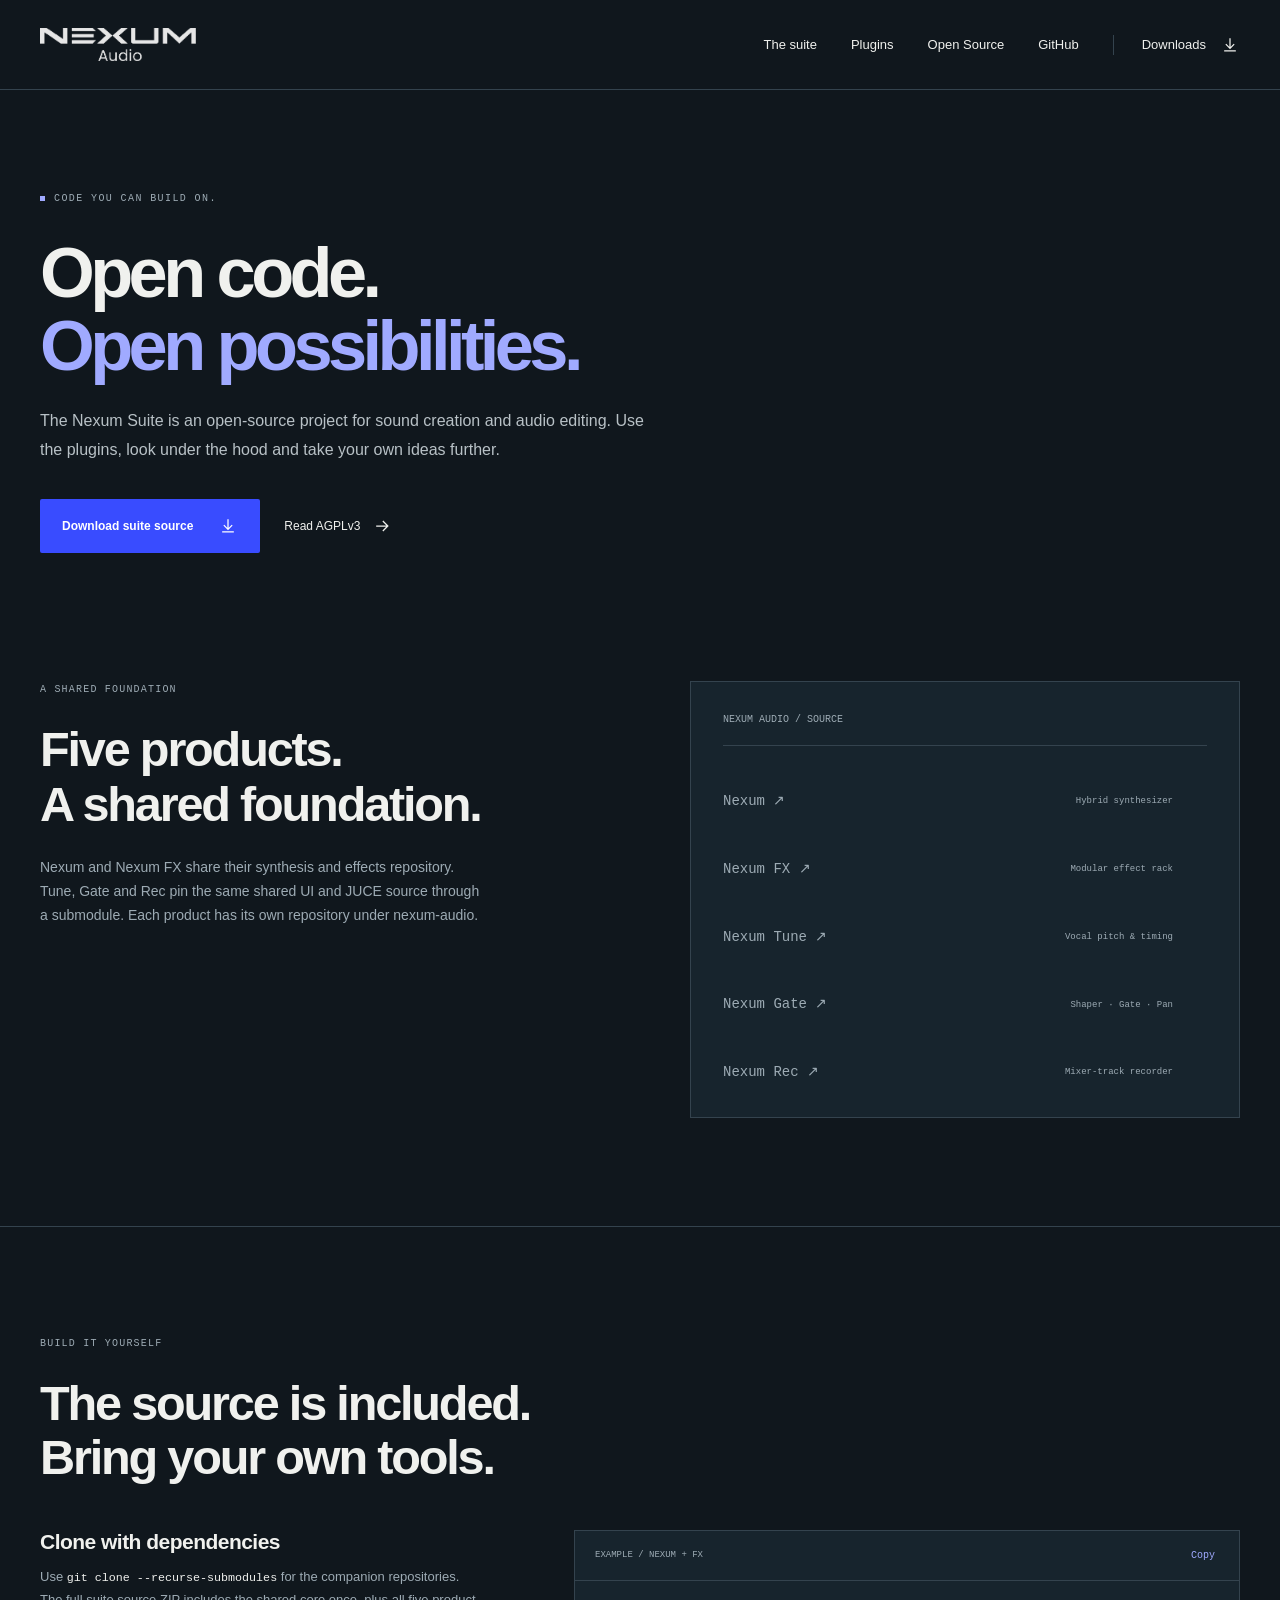
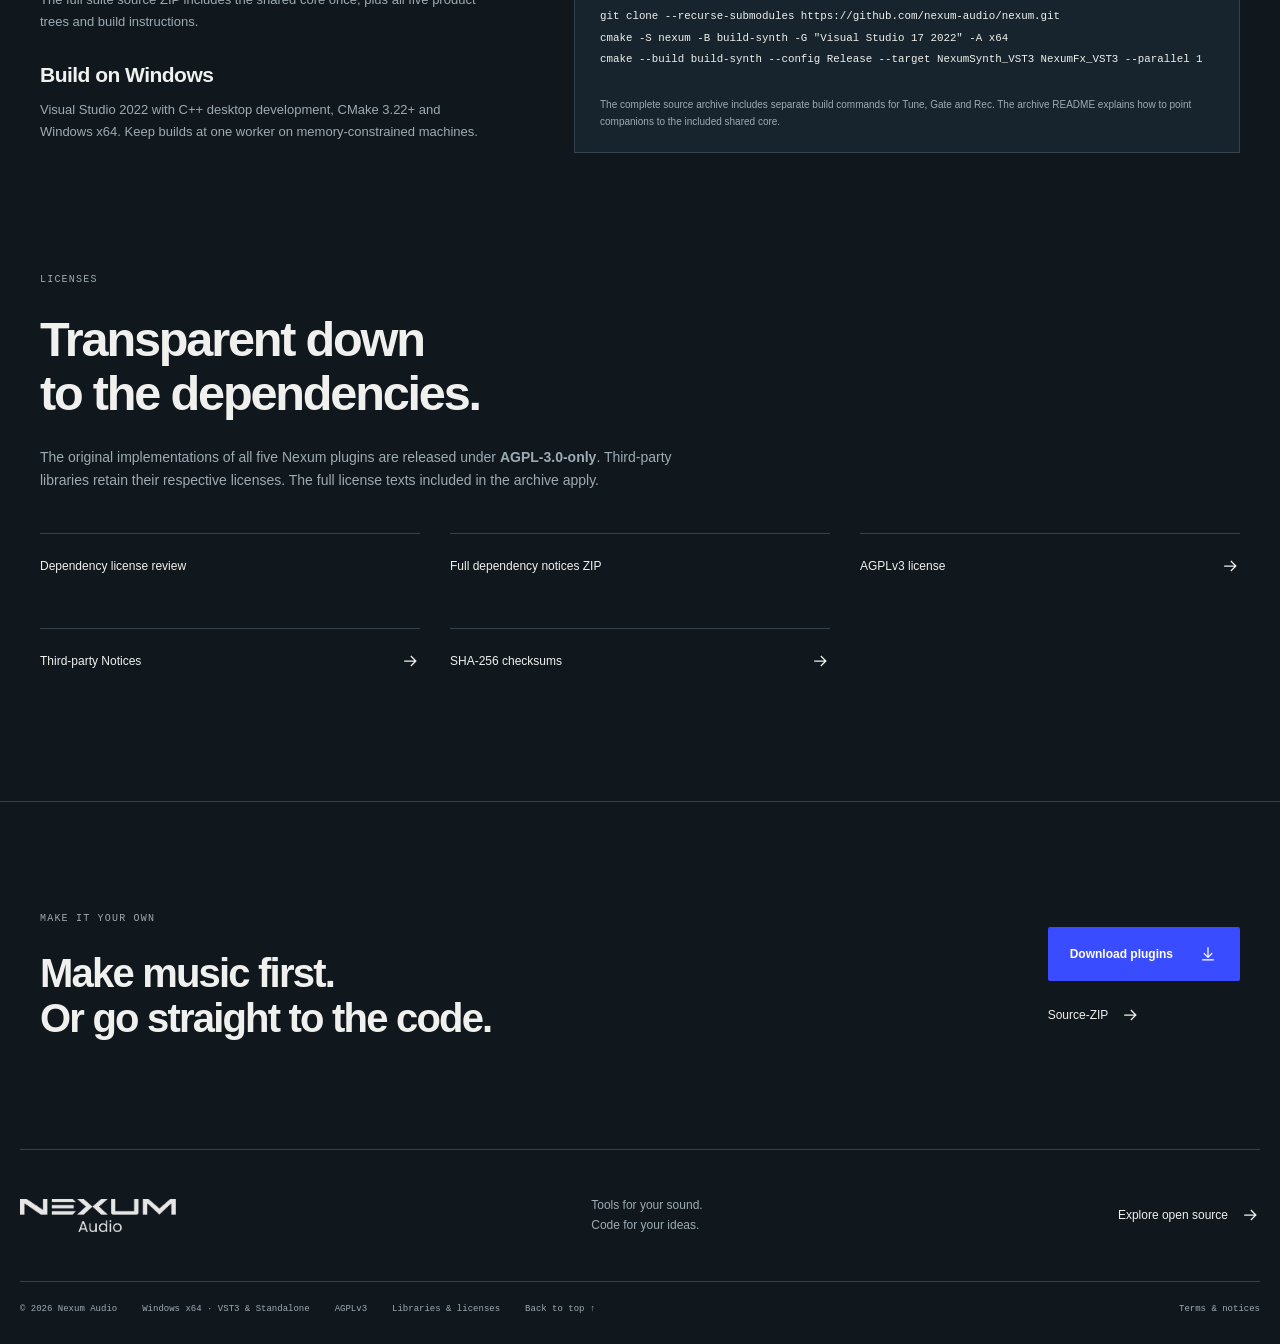
<file: open-source.html>
<!DOCTYPE html>

<html lang="en"><head><meta charset="utf-8"/><meta content="width=device-width, initial-scale=1" name="viewport"/><title>Open Source · Nexum Audio</title><meta content="Full Nexum Suite source code under AGPLv3. Libraries, build instructions and direct downloads." name="description"/><meta content="#10171d" name="theme-color"/><link href="assets/favicon.svg" rel="icon" type="image/svg+xml"/><link href="assets/style.css" rel="stylesheet"/><script defer="" src="assets/site.js"></script></head><body><a class="skip" href="#main">Skip to content</a><header class="site-header"><a aria-label="Nexum Audio home" class="brand" href="index.html"><img alt="Nexum Audio" class="family-logo" height="165" src="assets/nexum-audio-logo.png" width="778"/></a><button aria-controls="navigation" aria-expanded="false" class="menu-toggle">Menu <span>+</span></button><nav aria-label="Main navigation" id="navigation"><a href="index.html#suite">The suite</a><a href="index.html#plugins">Plugins</a><a href="open-source.html">Open Source</a><a aria-label="Nexum Audio on GitHub" href="https://github.com/nexum-audio">GitHub</a><a class="nav-download" href="index.html#downloads">Downloads <svg aria-hidden="true" viewbox="0 0 24 24"><path d="M12 4v12m-5-5 5 5 5-5M5 19h14"></path></svg></a></nav></header><main id="main"><section class="section source-hero" id="top"><p class="eyebrow"><span></span>CODE YOU CAN BUILD ON.</p><h1>Open code.<br/><span>Open possibilities.</span></h1><p class="hero-intro">The Nexum Suite is an open-source project for sound creation and audio editing. Use the plugins, look under the hood and take your own ideas further.</p><div class="actions"><a class="button primary" download="" href="downloads/nexum-suite-source-2026-11-07.zip">Download suite source <svg aria-hidden="true" viewbox="0 0 24 24"><path d="M12 4v12m-5-5 5 5 5-5M5 19h14"></path></svg></a><a class="text-link" href="downloads/AGPL-3.0.txt">Read AGPLv3 <svg aria-hidden="true" viewbox="0 0 24 24"><path d="M5 12h14m-6-6 6 6-6 6"></path></svg></a></div></section><section class="section source-layout"><div><p class="section-tag">A SHARED FOUNDATION</p><h2>Five products.<br/>A shared foundation.</h2><p>Nexum and Nexum FX share their synthesis and effects repository. Tune, Gate and Rec pin the same shared UI and JUCE source through a submodule. Each product has its own repository under nexum-audio.</p></div><div class="code-tree"><div class="mono">NEXUM AUDIO / SOURCE</div><p><a href="https://github.com/nexum-audio/nexum">Nexum ↗</a><small>Hybrid synthesizer</small></p><p><a href="https://github.com/nexum-audio/nexum-fx">Nexum FX ↗</a><small>Modular effect rack</small></p><p><a href="https://github.com/nexum-audio/nexum-tune">Nexum Tune ↗</a><small>Vocal pitch &amp; timing</small></p><p><a href="https://github.com/nexum-audio/nexum-gate">Nexum Gate ↗</a><small>Shaper · Gate · Pan</small></p><p><a href="https://github.com/nexum-audio/nexum-rec">Nexum Rec ↗</a><small>Mixer-track recorder</small></p></div></section><section class="section" id="build"><p class="section-tag">BUILD IT YOURSELF</p><h2>The source is included.<br/>Bring your own tools.</h2><div class="build-grid"><article><h3>Clone with dependencies</h3><p>Use <code>git clone --recurse-submodules</code> for the companion repositories. The full suite source ZIP includes the shared core once, plus all five product trees and build instructions.</p><h3>Build on Windows</h3><p>Visual Studio 2022 with C++ desktop development, CMake 3.22+ and Windows x64. Keep builds at one worker on memory-constrained machines.</p></article><div class="code-block"><div class="code-bar"><span>EXAMPLE / NEXUM + FX</span><button data-copy="build-command">Copy</button></div><pre id="build-command"><code>git clone --recurse-submodules https://github.com/nexum-audio/nexum.git
cmake -S nexum -B build-synth -G "Visual Studio 17 2022" -A x64
cmake --build build-synth --config Release --target NexumSynth_VST3 NexumFx_VST3 --parallel 1</code></pre><p>The complete source archive includes separate build commands for Tune, Gate and Rec. The archive README explains how to point companions to the included shared core.</p></div></div></section><section class="section license-section"><p class="section-tag">LICENSES</p><h2>Transparent down<br/>to the dependencies.</h2><p>The original implementations of all five Nexum plugins are released under <strong>AGPL-3.0-only</strong>. Third-party libraries retain their respective licenses. The full license texts included in the archive apply.</p><div class="license-links"><a href="licenses.html">Dependency license review</a><a href="downloads/third-party-license-texts.zip">Full dependency notices ZIP</a><a href="downloads/AGPL-3.0.txt">AGPLv3 license <svg aria-hidden="true" viewbox="0 0 24 24"><path d="M5 12h14m-6-6 6 6-6 6"></path></svg></a><a href="downloads/THIRD-PARTY-NOTICES.txt">Third-party Notices <svg aria-hidden="true" viewbox="0 0 24 24"><path d="M5 12h14m-6-6 6 6-6 6"></path></svg></a><a href="downloads/SHA256SUMS.txt">SHA-256 checksums <svg aria-hidden="true" viewbox="0 0 24 24"><path d="M5 12h14m-6-6 6 6-6 6"></path></svg></a></div></section><section class="source-callout section"><div><p class="section-tag">MAKE IT YOUR OWN</p><h2>Make music first.<br/>Or go straight to the code.</h2></div><div class="actions"><a class="button primary" href="index.html#downloads">Download plugins <svg aria-hidden="true" viewbox="0 0 24 24"><path d="M12 4v12m-5-5 5 5 5-5M5 19h14"></path></svg></a><a class="text-link" download="" href="downloads/nexum-suite-source-2026-11-07.zip">Source-ZIP <svg aria-hidden="true" viewbox="0 0 24 24"><path d="M5 12h14m-6-6 6 6-6 6"></path></svg></a></div></section></main><footer class="site-footer"><div class="footer-top"><a class="brand" href="index.html"><img alt="Nexum Audio" class="family-logo" height="165" src="assets/nexum-audio-logo.png" width="778"/></a><p>Tools for your sound.<br/>Code for your ideas.</p><a class="text-link" href="open-source.html">Explore open source <svg aria-hidden="true" viewbox="0 0 24 24"><path d="M5 12h14m-6-6 6 6-6 6"></path></svg></a></div><div class="footer-bottom"><span>© 2026 Nexum Audio</span><span>Windows x64 · VST3 &amp; Standalone</span><a href="downloads/AGPL-3.0.txt">AGPLv3</a><a href="licenses.html">Libraries &amp; licenses</a><a href="#top">Back to top ↑</a><a href="terms.html">Terms &amp; notices</a></div></footer><dialog aria-label="Plugin view" class="image-dialog"><button aria-label="Close image" class="dialog-close">Close ×</button><img alt="Enlarged plugin view" height="961" src="assets/nexum-interface.webp" width="1332"/></dialog></body></html>
</file>
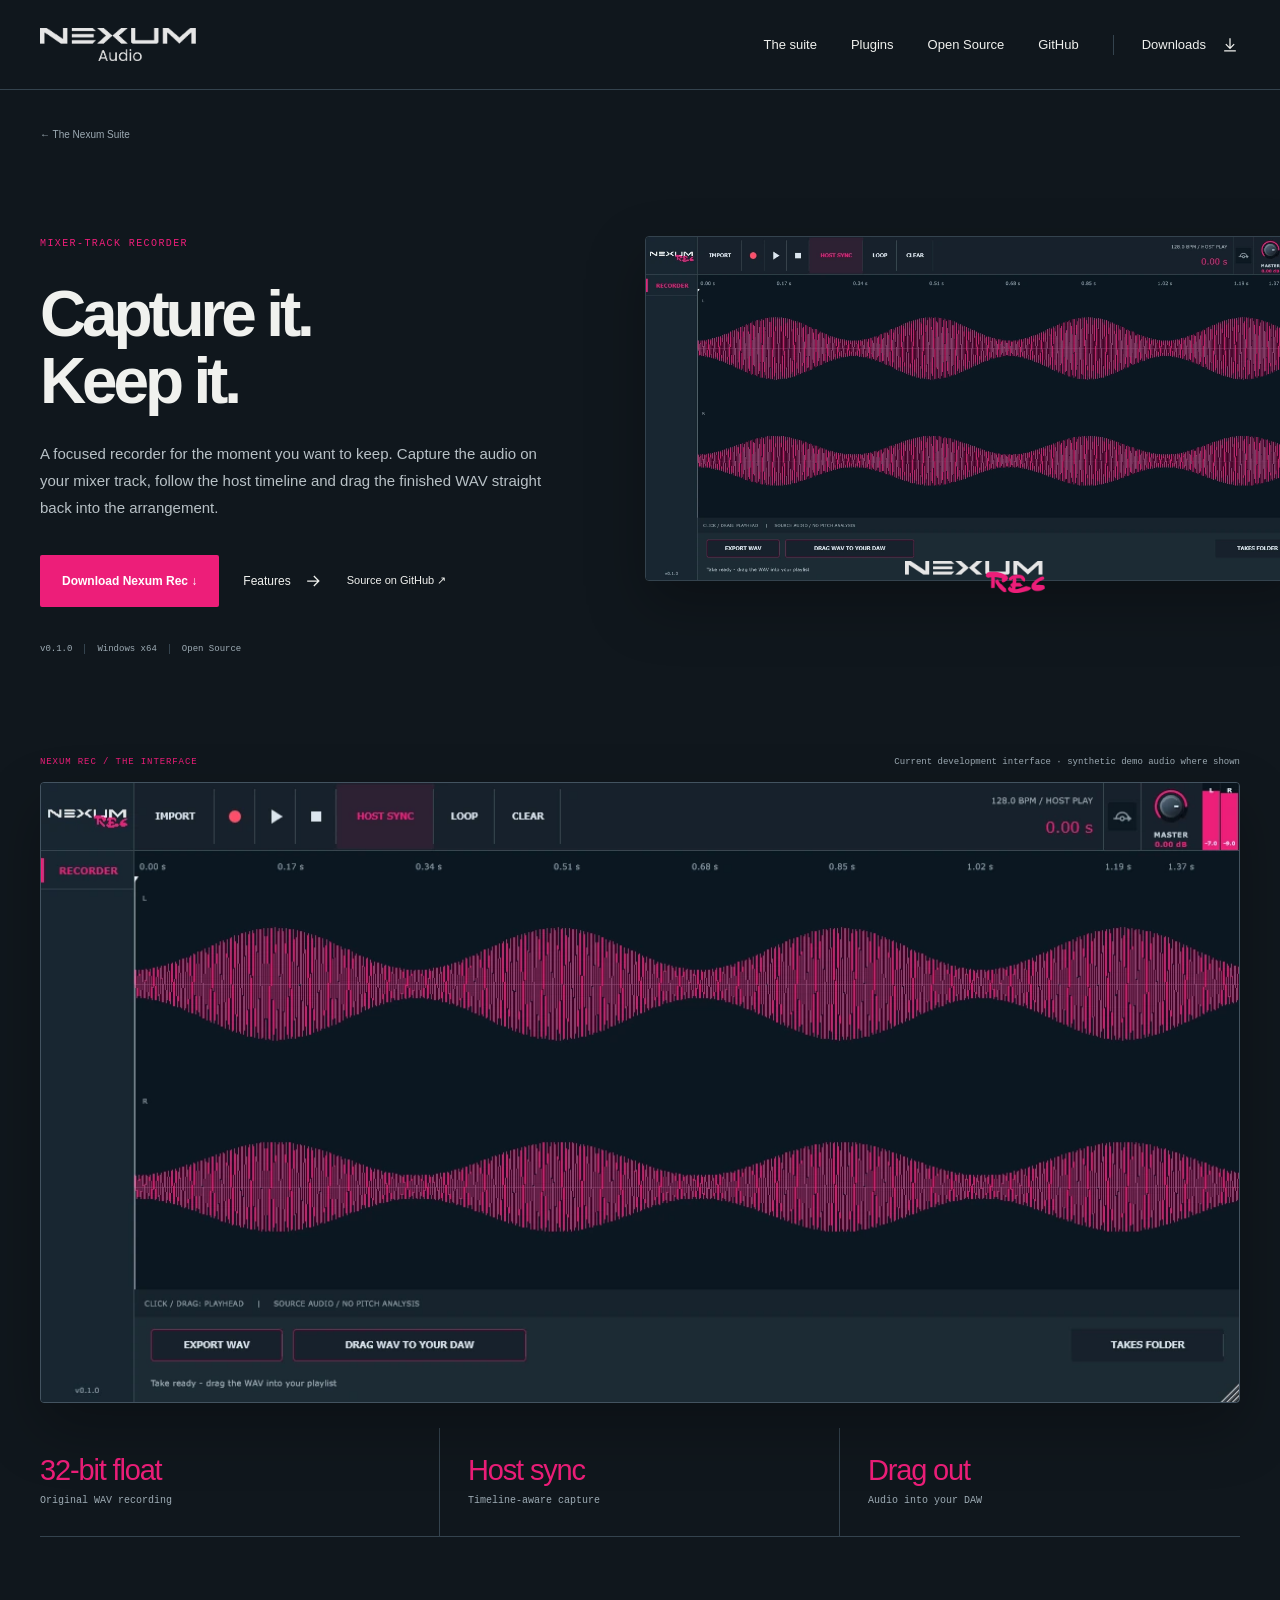
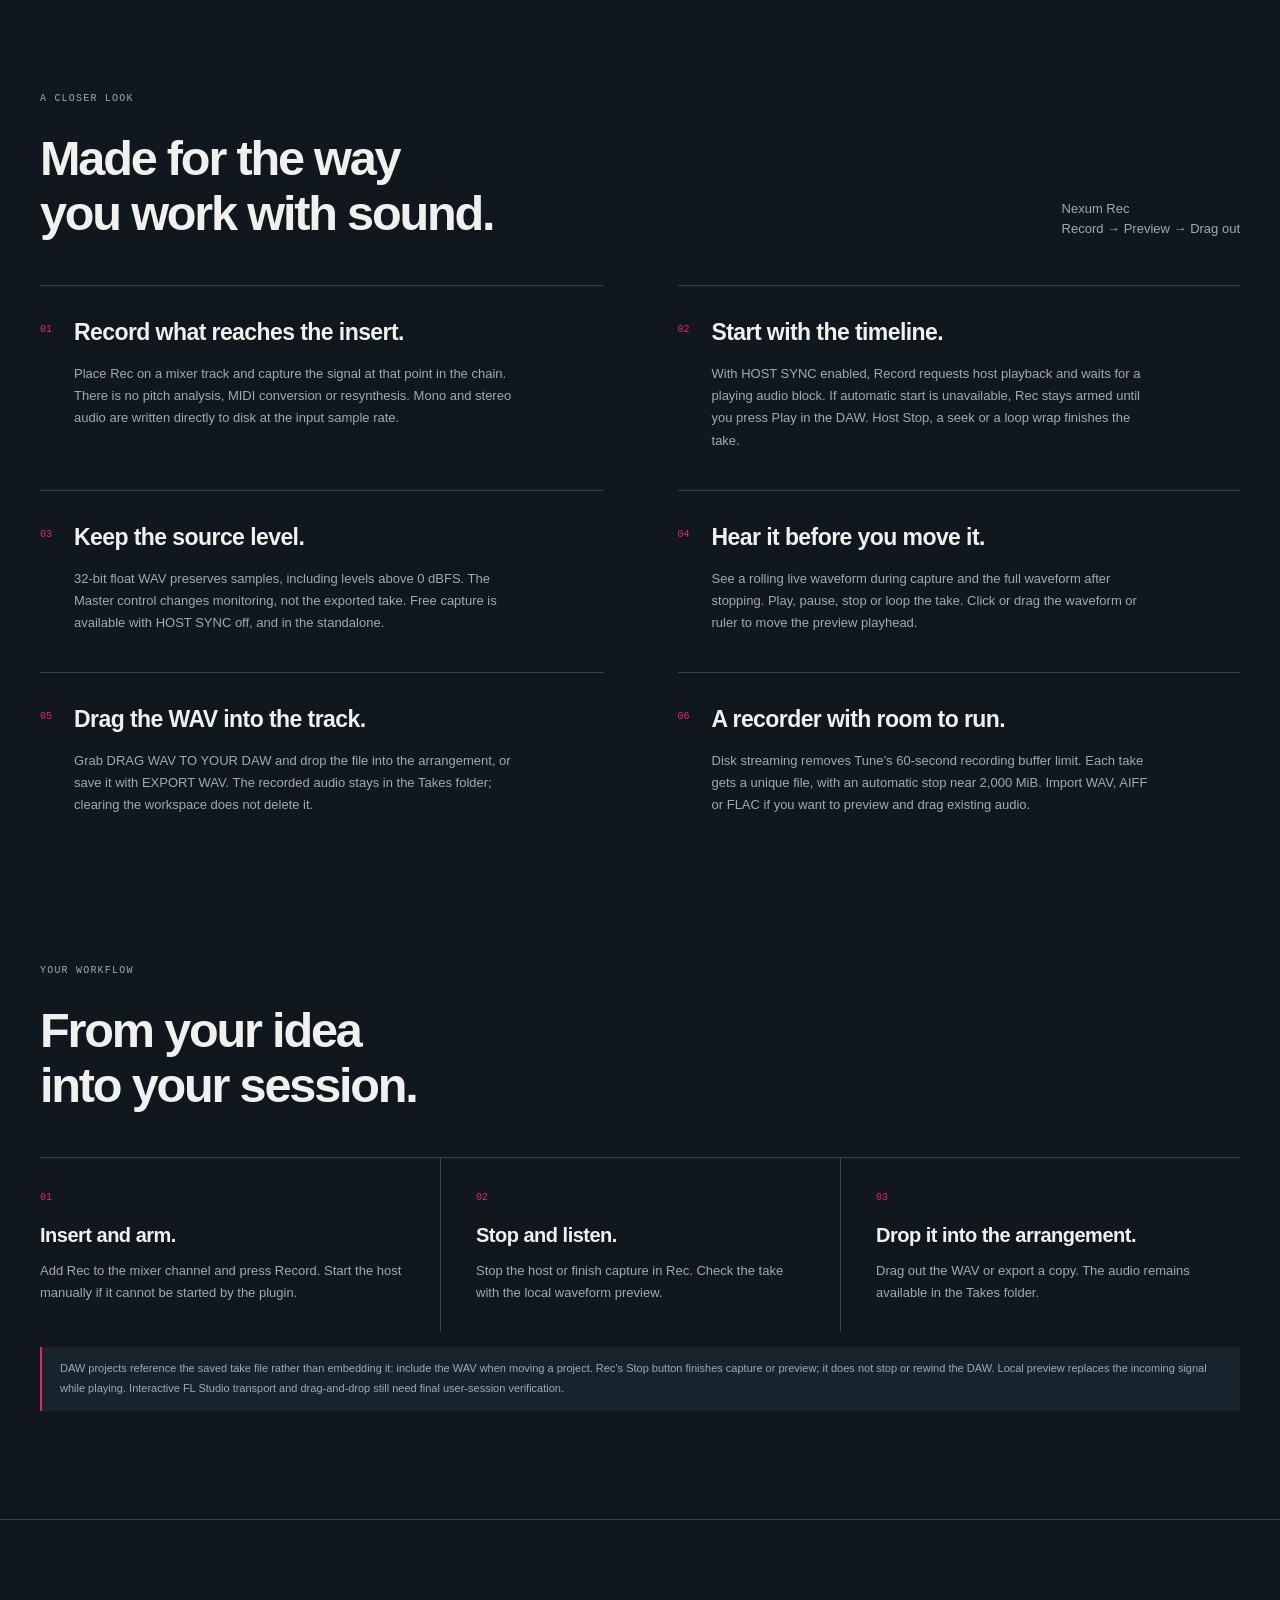
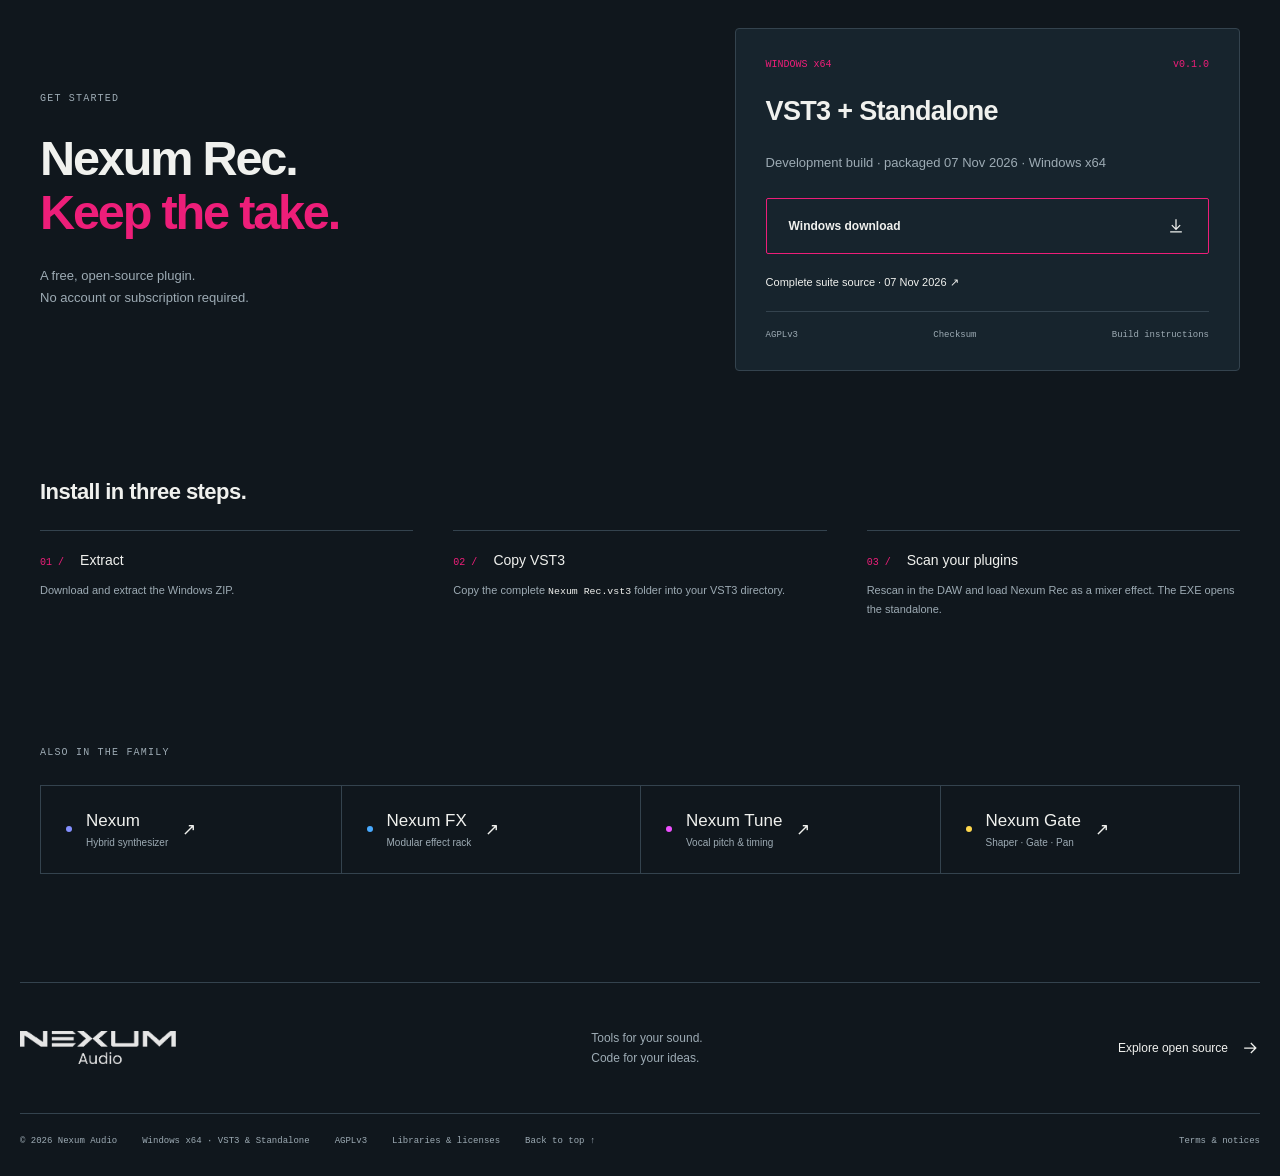
<file: rec.html>
<!DOCTYPE html>

<html lang="en"><head><meta charset="utf-8"/><meta content="width=device-width, initial-scale=1" name="viewport"/><title>Nexum Rec · Nexum Audio</title><meta content="Record a mixer track, preview the waveform and drag the original 32-bit float WAV into your DAW. Nexum Rec is an open-source Windows VST3 recorder." name="description"/><meta content="#10171d" name="theme-color"/><link href="assets/favicon.svg" rel="icon" type="image/svg+xml"/><link href="assets/style.css" rel="stylesheet"/><script defer="" src="assets/site.js"></script></head><body style="--accent:#ed1e79;--accent-text:#ed1e79"><a class="skip" href="#main">Skip to content</a><header class="site-header"><a aria-label="Nexum Audio home" class="brand" href="index.html"><img alt="Nexum Audio" class="family-logo" height="165" src="assets/nexum-audio-logo.png" width="778"/></a><button aria-controls="navigation" aria-expanded="false" class="menu-toggle">Menu <span>+</span></button><nav aria-label="Main navigation" id="navigation"><a href="index.html#suite">The suite</a><a href="index.html#plugins">Plugins</a><a href="open-source.html">Open Source</a><a aria-label="Nexum Audio on GitHub" href="https://github.com/nexum-audio">GitHub</a><a class="nav-download" href="#download">Downloads <svg aria-hidden="true" viewbox="0 0 24 24"><path d="M12 4v12m-5-5 5 5 5-5M5 19h14"></path></svg></a></nav></header><main id="main"><section class="product-hero section" id="top"><a class="back-link" href="index.html#plugins">← The Nexum Suite</a><div class="product-hero-grid"><div><p class="eyebrow">MIXER-TRACK RECORDER</p><h1>Capture it.<br/>Keep it.</h1><p class="hero-intro">A focused recorder for the moment you want to keep. Capture the audio on your mixer track, follow the host timeline and drag the finished WAV straight back into the arrangement.</p><div class="actions"><a class="button primary" href="#download">Download Nexum Rec ↓</a><a class="text-link" href="#features">Features <svg aria-hidden="true" viewbox="0 0 24 24"><path d="M5 12h14m-6-6 6 6-6 6"></path></svg></a><a class="text-link" href="https://github.com/nexum-audio/nexum-rec">Source on GitHub ↗</a></div><div class="hero-facts"><span>v0.1.0</span><span>Windows x64</span><span>Open Source</span></div></div><div class="product-art"><img alt="Nexum Rec waveform recorder" height="610" src="assets/rec-interface.webp" width="1180"/><img alt="Nexum Rec" class="product-wordmark" height="320" src="assets/rec-logo.png" width="1400"/></div></div></section><section class="product-screen section"><div class="screen-heading"><span class="mono">NEXUM REC / THE INTERFACE</span><span>Current development interface · synthetic demo audio where shown</span></div><button aria-label="Enlarge Nexum Rec interface" class="screenshot" data-zoom="assets/rec-interface.webp"><img alt="Nexum Rec stereo waveform with transport and audio export controls" height="610" loading="lazy" src="assets/rec-interface.webp" width="1180"/><span class="zoom-label">Enlarge view ↗</span></button><div class="product-stats"><div><strong>32-bit float</strong><span>Original WAV recording</span></div><div><strong>Host sync</strong><span>Timeline-aware capture</span></div><div><strong>Drag out</strong><span>Audio into your DAW</span></div></div></section><section class="section" id="features"><div class="section-heading"><div><p class="section-tag">A CLOSER LOOK</p><h2>Made for the way<br/>you work with sound.</h2></div><p>Nexum Rec<br/>Record → Preview → Drag out</p></div><div class="features-grid"><article class="feature"><span class="feature-num">01</span><div><h3>Record what reaches the insert.</h3><p>Place Rec on a mixer track and capture the signal at that point in the chain. There is no pitch analysis, MIDI conversion or resynthesis. Mono and stereo audio are written directly to disk at the input sample rate.</p></div></article><article class="feature"><span class="feature-num">02</span><div><h3>Start with the timeline.</h3><p>With HOST SYNC enabled, Record requests host playback and waits for a playing audio block. If automatic start is unavailable, Rec stays armed until you press Play in the DAW. Host Stop, a seek or a loop wrap finishes the take.</p></div></article><article class="feature"><span class="feature-num">03</span><div><h3>Keep the source level.</h3><p>32-bit float WAV preserves samples, including levels above 0 dBFS. The Master control changes monitoring, not the exported take. Free capture is available with HOST SYNC off, and in the standalone.</p></div></article><article class="feature"><span class="feature-num">04</span><div><h3>Hear it before you move it.</h3><p>See a rolling live waveform during capture and the full waveform after stopping. Play, pause, stop or loop the take. Click or drag the waveform or ruler to move the preview playhead.</p></div></article><article class="feature"><span class="feature-num">05</span><div><h3>Drag the WAV into the track.</h3><p>Grab DRAG WAV TO YOUR DAW and drop the file into the arrangement, or save it with EXPORT WAV. The recorded audio stays in the Takes folder; clearing the workspace does not delete it.</p></div></article><article class="feature"><span class="feature-num">06</span><div><h3>A recorder with room to run.</h3><p>Disk streaming removes Tune’s 60-second recording buffer limit. Each take gets a unique file, with an automatic stop near 2,000 MiB. Import WAV, AIFF or FLAC if you want to preview and drag existing audio.</p></div></article></div></section><section class="workflow-section section"><p class="section-tag">YOUR WORKFLOW</p><h2>From your idea<br/>into your session.</h2><div class="workflow-grid"><article><span>01</span><h3>Insert and arm.</h3><p>Add Rec to the mixer channel and press Record. Start the host manually if it cannot be started by the plugin.</p></article><article><span>02</span><h3>Stop and listen.</h3><p>Stop the host or finish capture in Rec. Check the take with the local waveform preview.</p></article><article><span>03</span><h3>Drop it into the arrangement.</h3><p>Drag out the WAV or export a copy. The audio remains available in the Takes folder.</p></article></div><p class="product-note">DAW projects reference the saved take file rather than embedding it: include the WAV when moving a project. Rec’s Stop button finishes capture or preview; it does not stop or rewind the DAW. Local preview replaces the incoming signal while playing. Interactive FL Studio transport and drag-and-drop still need final user-session verification.</p></section><section class="section product-download" id="download"><div><p class="section-tag">GET STARTED</p><h2>Nexum Rec.<br/><span>Keep the take.</span></h2><p>A free, open-source plugin.<br/>No account or subscription required.</p></div><div class="release-card"><div class="release-card-top"><span class="mono">WINDOWS x64</span><span>v0.1.0</span></div><h3>VST3 + Standalone</h3><p>Development build · packaged 07 Nov 2026 · Windows x64</p><a class="button primary" download="" href="downloads/nexum-rec-0.1.0-windows-x64-2026-11-07.zip">Windows download <svg aria-hidden="true" viewbox="0 0 24 24"><path d="M12 4v12m-5-5 5 5 5-5M5 19h14"></path></svg></a><a class="source-download" download="" href="downloads/nexum-suite-source-2026-11-07.zip">Complete suite source · 07 Nov 2026 ↗</a><div class="release-meta"><a href="downloads/AGPL-3.0.txt">AGPLv3</a><a href="downloads/SHA256SUMS.txt">Checksum</a><a href="open-source.html#build">Build instructions</a></div></div></section><section class="section installation"><h3>Install in three steps.</h3><ol><li><strong>Extract</strong><p>Download and extract the Windows ZIP.</p></li><li><strong>Copy VST3</strong><p>Copy the complete <code>Nexum Rec.vst3</code> folder into your VST3 directory.</p></li><li><strong>Scan your plugins</strong><p>Rescan in the DAW and load Nexum Rec as a mixer effect. The EXE opens the standalone.</p></li></ol></section><section class="section siblings"><p class="section-tag">ALSO IN THE FAMILY</p><div><a href="nexum.html" style="--product:#8490ff"><span class="product-dot"></span><span>Nexum<small>Hybrid synthesizer</small></span><span aria-hidden="true">↗</span></a><a href="fx.html" style="--product:#48aaff"><span class="product-dot"></span><span>Nexum FX<small>Modular effect rack</small></span><span aria-hidden="true">↗</span></a><a href="tune.html" style="--product:#ee50ff"><span class="product-dot"></span><span>Nexum Tune<small>Vocal pitch &amp; timing</small></span><span aria-hidden="true">↗</span></a><a href="gate.html" style="--product:#ffd84d"><span class="product-dot"></span><span>Nexum Gate<small>Shaper · Gate · Pan</small></span><span aria-hidden="true">↗</span></a></div></section></main><footer class="site-footer"><div class="footer-top"><a class="brand" href="index.html"><img alt="Nexum Audio" class="family-logo" height="165" src="assets/nexum-audio-logo.png" width="778"/></a><p>Tools for your sound.<br/>Code for your ideas.</p><a class="text-link" href="open-source.html">Explore open source <svg aria-hidden="true" viewbox="0 0 24 24"><path d="M5 12h14m-6-6 6 6-6 6"></path></svg></a></div><div class="footer-bottom"><span>© 2026 Nexum Audio</span><span>Windows x64 · VST3 &amp; Standalone</span><a href="downloads/AGPL-3.0.txt">AGPLv3</a><a href="licenses.html">Libraries &amp; licenses</a><a href="#top">Back to top ↑</a><a href="terms.html">Terms &amp; notices</a></div></footer><dialog aria-label="Plugin view" class="image-dialog"><button aria-label="Close image" class="dialog-close">Close ×</button><img alt="Enlarged plugin view" height="961" src="assets/nexum-interface.webp" width="1332"/></dialog></body></html>
</file>
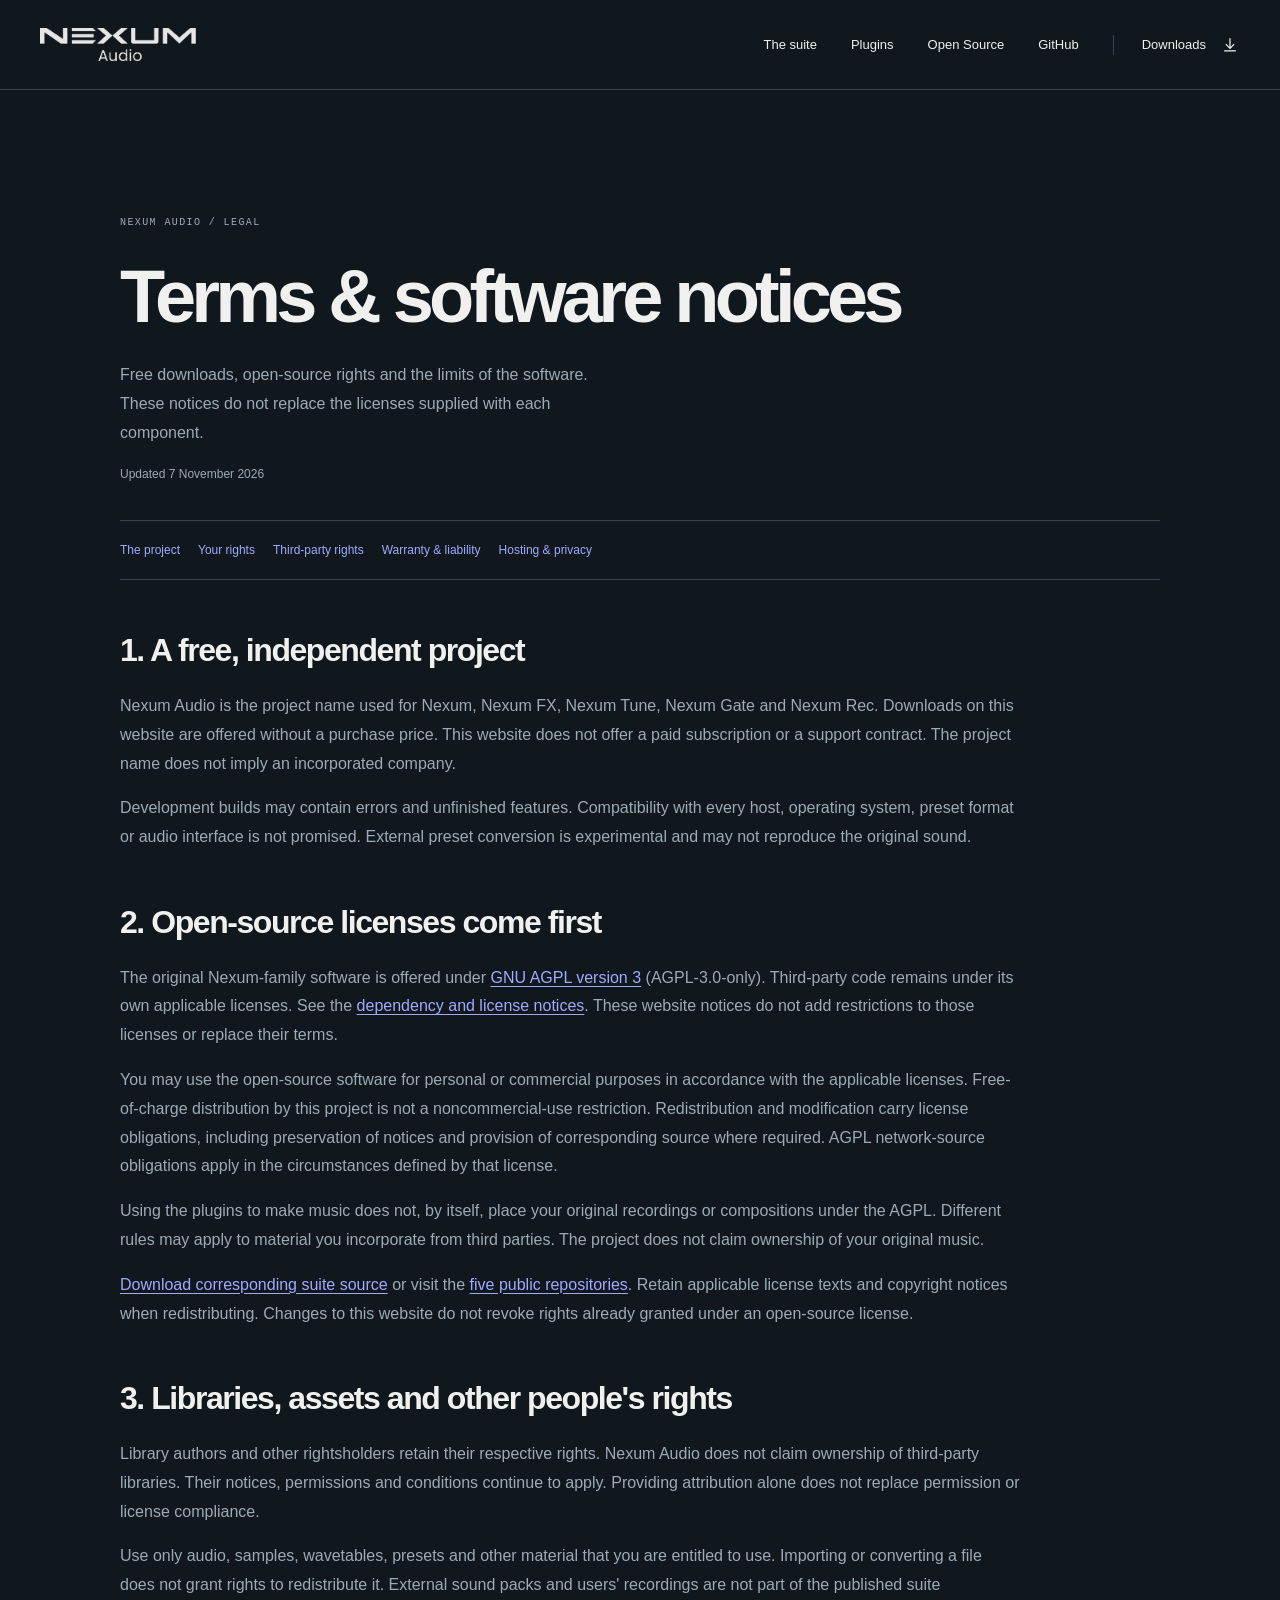
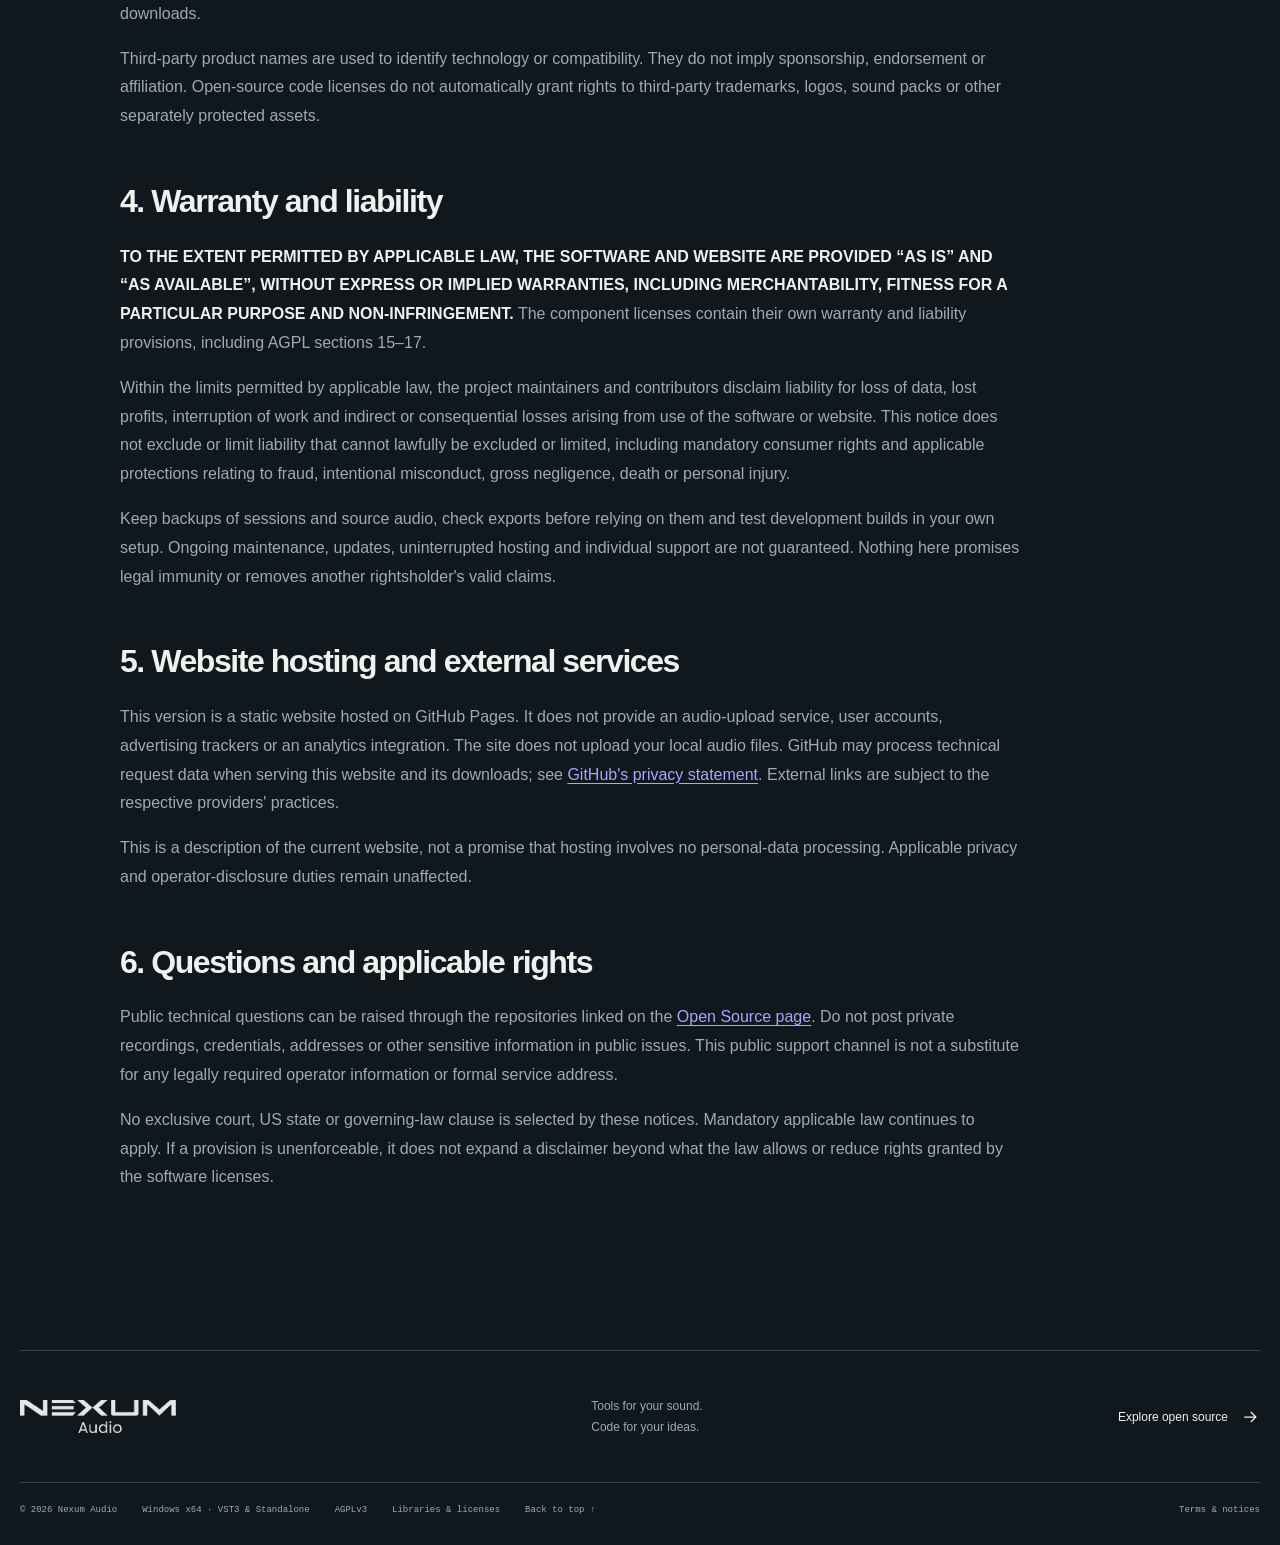
<file: terms.html>
<!DOCTYPE html>

<html lang="en"><head><meta charset="utf-8"/><meta content="width=device-width, initial-scale=1" name="viewport"/><title>Terms &amp; software notices · Nexum Audio</title><meta content="Free downloads, open-source rights and the limits of the software. These notices do not replace the licenses supplied with each component." name="description"/><meta content="#10171d" name="theme-color"/><link href="assets/favicon.svg" rel="icon" type="image/svg+xml"/><link href="assets/style.css" rel="stylesheet"/><script defer="" src="assets/site.js"></script></head><body><a class="skip" href="#main">Skip to content</a><header class="site-header"><a aria-label="Nexum Audio home" class="brand" href="index.html"><img alt="Nexum Audio" class="family-logo" height="165" src="assets/nexum-audio-logo.png" width="778"/></a><button aria-controls="navigation" aria-expanded="false" class="menu-toggle">Menu <span>+</span></button><nav aria-label="Main navigation" id="navigation"><a href="index.html#suite">The suite</a><a href="index.html#plugins">Plugins</a><a href="open-source.html">Open Source</a><a aria-label="Nexum Audio on GitHub" href="https://github.com/nexum-audio">GitHub</a><a class="nav-download" href="index.html#downloads">Downloads <svg aria-hidden="true" viewbox="0 0 24 24"><path d="M12 4v12m-5-5 5 5 5-5M5 19h14"></path></svg></a></nav></header><main id="main"><section class="section legal-page" id="top"><p class="eyebrow">NEXUM AUDIO / LEGAL</p><h1>Terms &amp; software notices</h1><p class="hero-intro">Free downloads, open-source rights and the limits of the software. These notices do not replace the licenses supplied with each component.</p><p class="legal-date">Updated 7 November 2026</p>
<nav aria-label="On this page" class="legal-toc"><a href="#project">The project</a><a href="#rights">Your rights</a><a href="#assets">Third-party rights</a><a href="#warranty">Warranty &amp; liability</a><a href="#privacy">Hosting &amp; privacy</a></nav>
<article id="project"><h2>1. A free, independent project</h2><p>Nexum Audio is the project name used for Nexum, Nexum FX, Nexum Tune, Nexum Gate and Nexum Rec. Downloads on this website are offered without a purchase price. This website does not offer a paid subscription or a support contract. The project name does not imply an incorporated company.</p><p>Development builds may contain errors and unfinished features. Compatibility with every host, operating system, preset format or audio interface is not promised. External preset conversion is experimental and may not reproduce the original sound.</p></article>
<article id="rights"><h2>2. Open-source licenses come first</h2><p>The original Nexum-family software is offered under <a href="downloads/AGPL-3.0.txt">GNU AGPL version 3</a> (AGPL-3.0-only). Third-party code remains under its own applicable licenses. See the <a href="licenses.html">dependency and license notices</a>. These website notices do not add restrictions to those licenses or replace their terms.</p><p>You may use the open-source software for personal or commercial purposes in accordance with the applicable licenses. Free-of-charge distribution by this project is not a noncommercial-use restriction. Redistribution and modification carry license obligations, including preservation of notices and provision of corresponding source where required. AGPL network-source obligations apply in the circumstances defined by that license.</p><p>Using the plugins to make music does not, by itself, place your original recordings or compositions under the AGPL. Different rules may apply to material you incorporate from third parties. The project does not claim ownership of your original music.</p><p><a href="downloads/nexum-suite-source-2026-11-07.zip">Download corresponding suite source</a> or visit the <a href="open-source.html">five public repositories</a>. Retain applicable license texts and copyright notices when redistributing. Changes to this website do not revoke rights already granted under an open-source license.</p></article>
<article id="assets"><h2>3. Libraries, assets and other people's rights</h2><p>Library authors and other rightsholders retain their respective rights. Nexum Audio does not claim ownership of third-party libraries. Their notices, permissions and conditions continue to apply. Providing attribution alone does not replace permission or license compliance.</p><p>Use only audio, samples, wavetables, presets and other material that you are entitled to use. Importing or converting a file does not grant rights to redistribute it. External sound packs and users' recordings are not part of the published suite downloads.</p><p>Third-party product names are used to identify technology or compatibility. They do not imply sponsorship, endorsement or affiliation. Open-source code licenses do not automatically grant rights to third-party trademarks, logos, sound packs or other separately protected assets.</p></article>
<article id="warranty"><h2>4. Warranty and liability</h2><p><strong>TO THE EXTENT PERMITTED BY APPLICABLE LAW, THE SOFTWARE AND WEBSITE ARE PROVIDED “AS IS” AND “AS AVAILABLE”, WITHOUT EXPRESS OR IMPLIED WARRANTIES, INCLUDING MERCHANTABILITY, FITNESS FOR A PARTICULAR PURPOSE AND NON-INFRINGEMENT.</strong> The component licenses contain their own warranty and liability provisions, including AGPL sections 15–17.</p><p>Within the limits permitted by applicable law, the project maintainers and contributors disclaim liability for loss of data, lost profits, interruption of work and indirect or consequential losses arising from use of the software or website. This notice does not exclude or limit liability that cannot lawfully be excluded or limited, including mandatory consumer rights and applicable protections relating to fraud, intentional misconduct, gross negligence, death or personal injury.</p><p>Keep backups of sessions and source audio, check exports before relying on them and test development builds in your own setup. Ongoing maintenance, updates, uninterrupted hosting and individual support are not guaranteed. Nothing here promises legal immunity or removes another rightsholder's valid claims.</p></article>
<article id="privacy"><h2>5. Website hosting and external services</h2><p>This version is a static website hosted on GitHub Pages. It does not provide an audio-upload service, user accounts, advertising trackers or an analytics integration. The site does not upload your local audio files. GitHub may process technical request data when serving this website and its downloads; see <a href="https://docs.github.com/en/site-policy/privacy-policies/github-general-privacy-statement">GitHub's privacy statement</a>. External links are subject to the respective providers' practices.</p><p>This is a description of the current website, not a promise that hosting involves no personal-data processing. Applicable privacy and operator-disclosure duties remain unaffected.</p></article>
<article><h2>6. Questions and applicable rights</h2><p>Public technical questions can be raised through the repositories linked on the <a href="open-source.html">Open Source page</a>. Do not post private recordings, credentials, addresses or other sensitive information in public issues. This public support channel is not a substitute for any legally required operator information or formal service address.</p><p>No exclusive court, US state or governing-law clause is selected by these notices. Mandatory applicable law continues to apply. If a provision is unenforceable, it does not expand a disclaimer beyond what the law allows or reduce rights granted by the software licenses.</p></article>
</section></main><footer class="site-footer"><div class="footer-top"><a class="brand" href="index.html"><img alt="Nexum Audio" class="family-logo" height="165" src="assets/nexum-audio-logo.png" width="778"/></a><p>Tools for your sound.<br/>Code for your ideas.</p><a class="text-link" href="open-source.html">Explore open source <svg aria-hidden="true" viewbox="0 0 24 24"><path d="M5 12h14m-6-6 6 6-6 6"></path></svg></a></div><div class="footer-bottom"><span>© 2026 Nexum Audio</span><span>Windows x64 · VST3 &amp; Standalone</span><a href="downloads/AGPL-3.0.txt">AGPLv3</a><a href="licenses.html">Libraries &amp; licenses</a><a href="#top">Back to top ↑</a><a href="terms.html">Terms &amp; notices</a></div></footer></body></html>
</file>
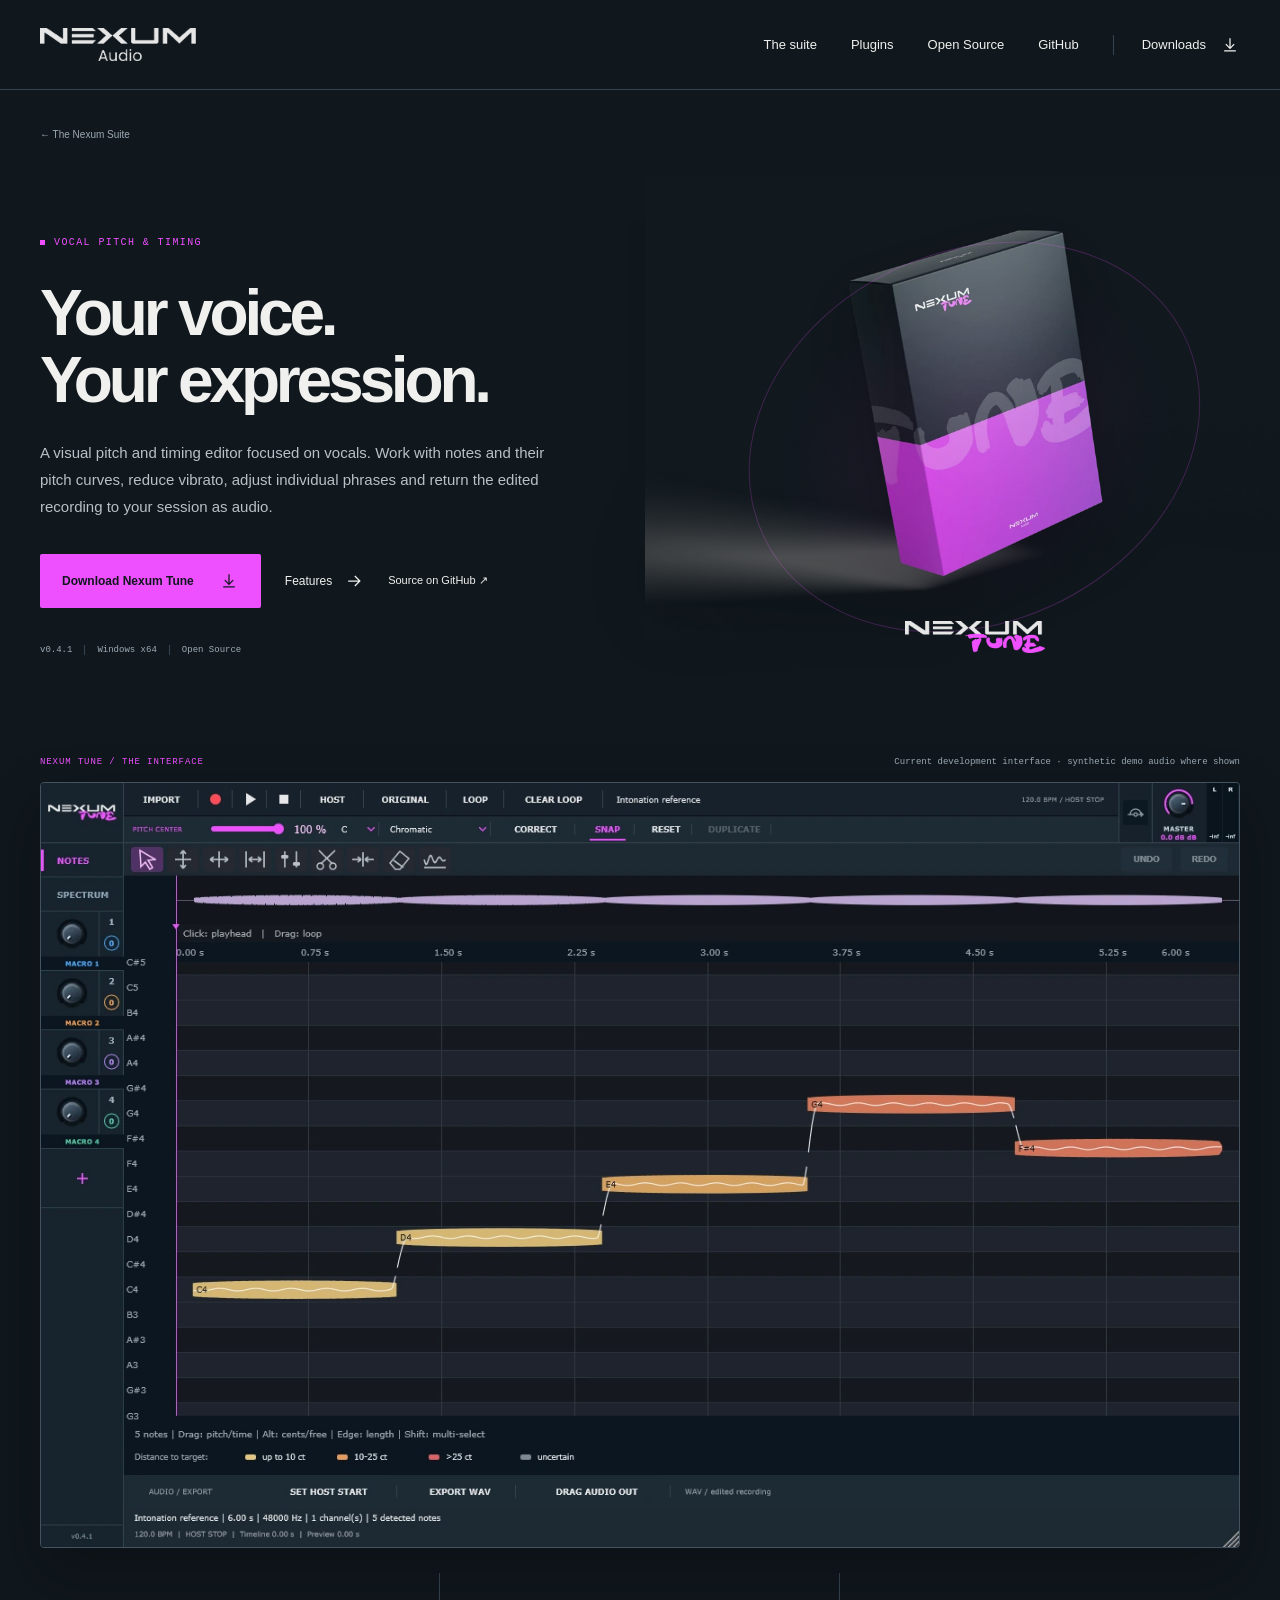
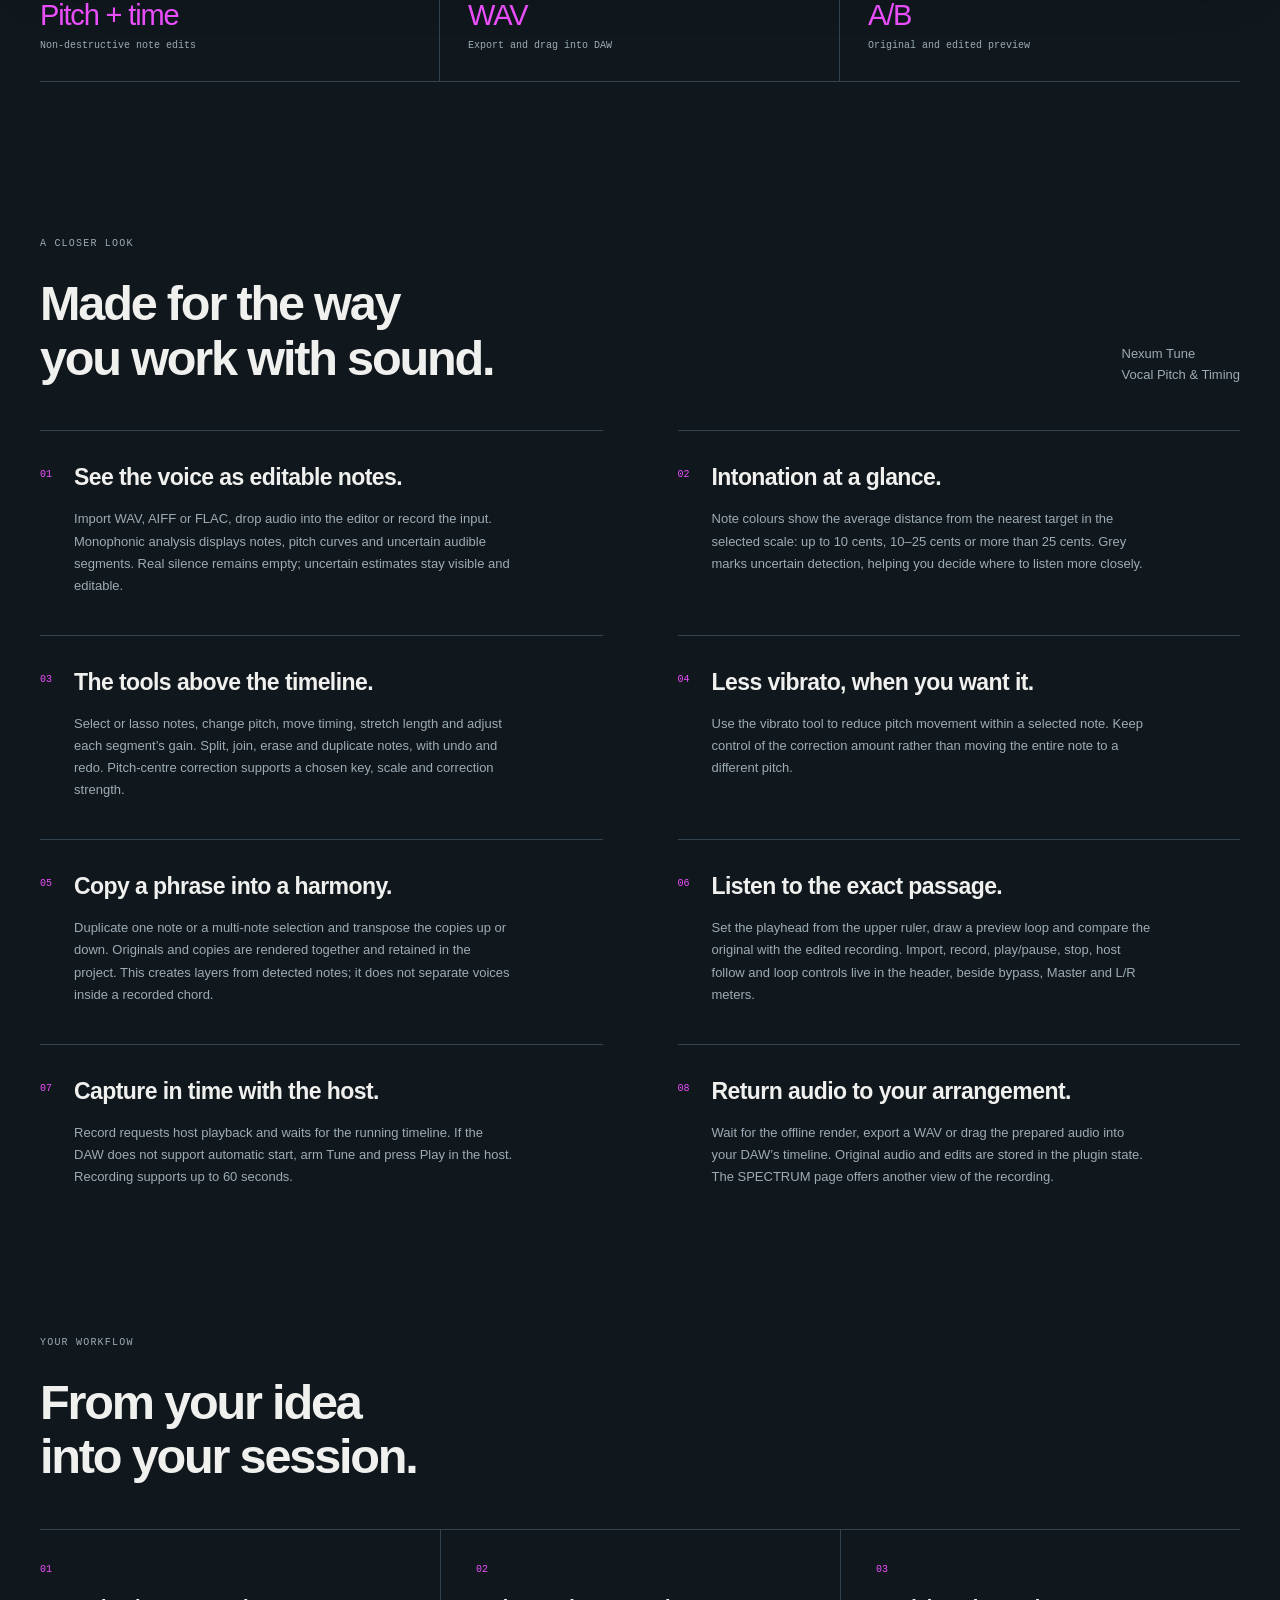
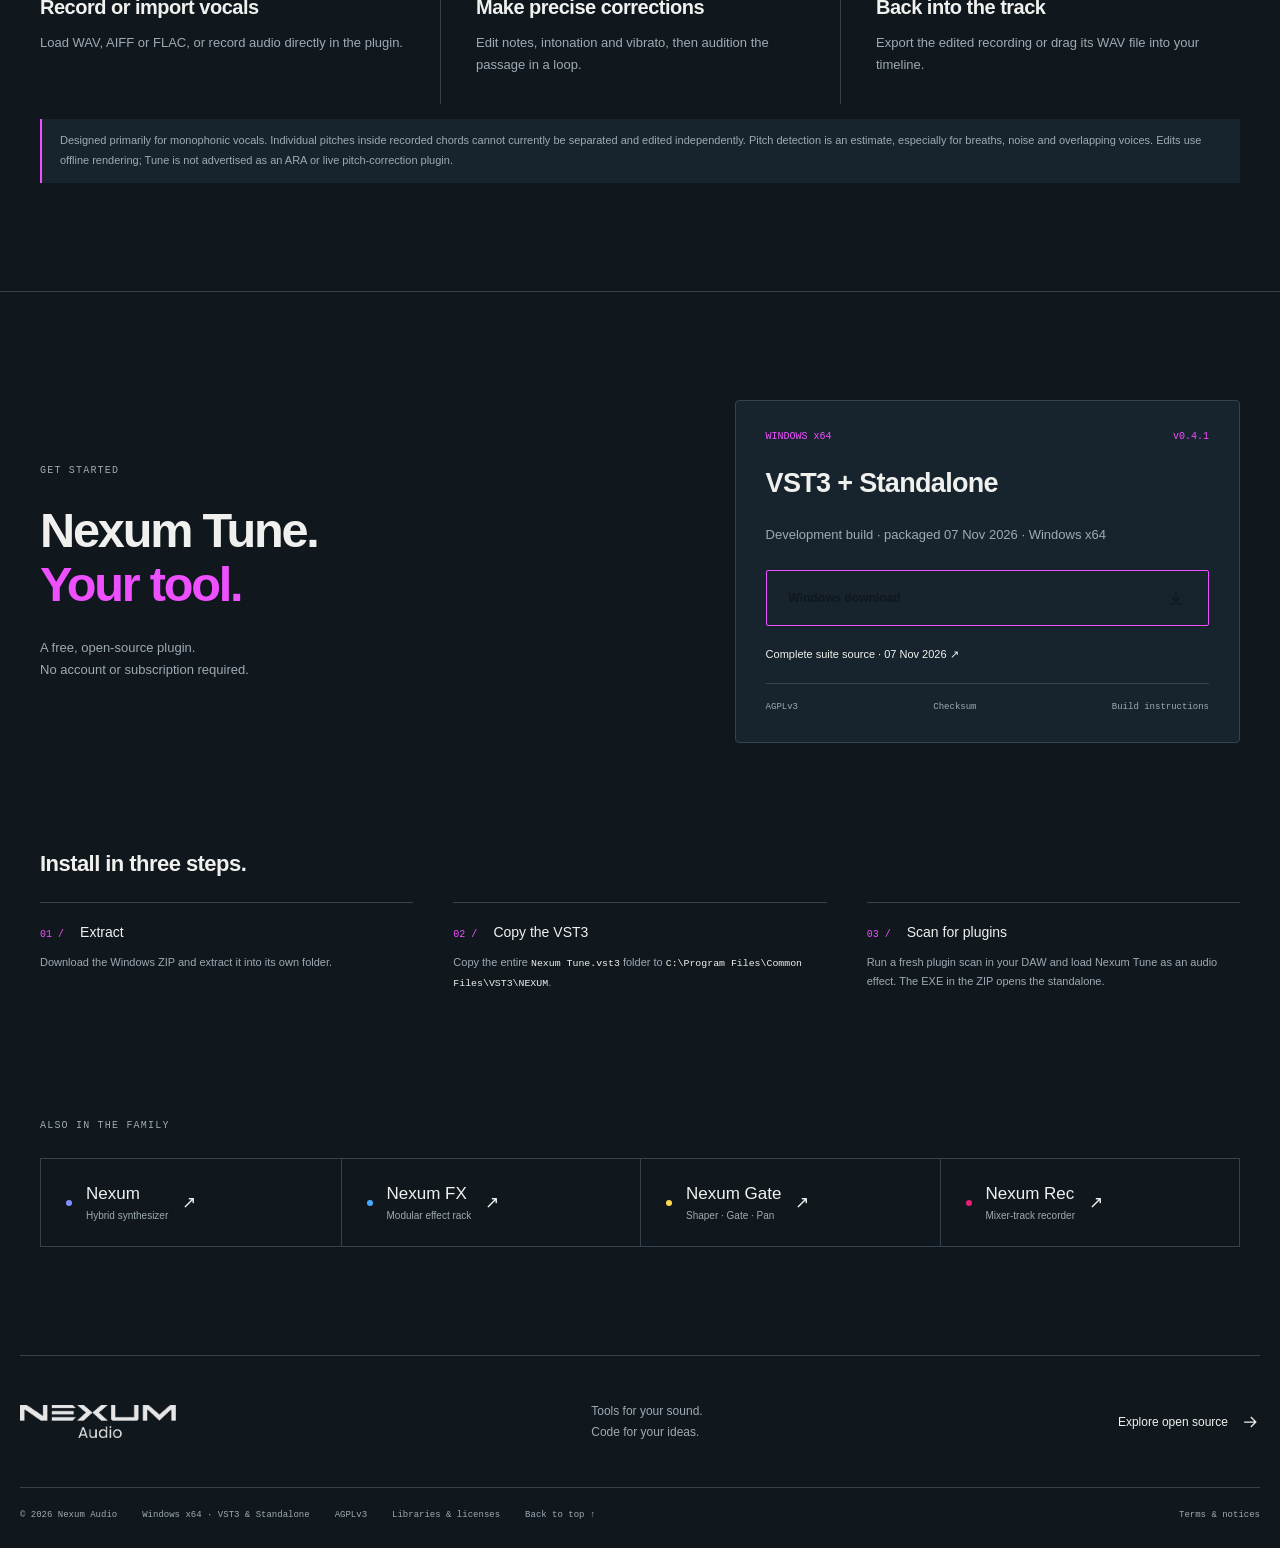
<file: tune.html>
<!DOCTYPE html>

<html lang="en"><head><meta charset="utf-8"/><meta content="width=device-width, initial-scale=1" name="viewport"/><title>Nexum Tune · Nexum Audio</title><meta content="A visual pitch and timing editor focused on vocals. Work with notes and their pitch curves, reduce vibrato, adjust individual phrases and return the edited recording to your session as audio." name="description"/><meta content="#10171d" name="theme-color"/><link href="assets/favicon.svg" rel="icon" type="image/svg+xml"/><link href="assets/style.css" rel="stylesheet"/><script defer="" src="assets/site.js"></script></head><body style="--accent:#ee50ff;--accent-text:#ee50ff"><a class="skip" href="#main">Skip to content</a><header class="site-header"><a aria-label="Nexum Audio home" class="brand" href="index.html"><img alt="Nexum Audio" class="family-logo" height="165" src="assets/nexum-audio-logo.png" width="778"/></a><button aria-controls="navigation" aria-expanded="false" class="menu-toggle">Menu <span>+</span></button><nav aria-label="Main navigation" id="navigation"><a href="index.html#suite">The suite</a><a href="index.html#plugins">Plugins</a><a href="open-source.html">Open Source</a><a aria-label="Nexum Audio on GitHub" href="https://github.com/nexum-audio">GitHub</a><a class="nav-download" href="#download">Downloads <svg aria-hidden="true" viewbox="0 0 24 24"><path d="M12 4v12m-5-5 5 5 5-5M5 19h14"></path></svg></a></nav></header><main id="main"><section class="product-hero section" id="top"><a class="back-link" href="index.html#plugins">← The Nexum Suite</a><div class="product-hero-grid"><div><p class="eyebrow"><span></span>VOCAL PITCH &amp; TIMING</p><h1>Your voice.<br/>Your expression.</h1><p class="hero-intro">A visual pitch and timing editor focused on vocals. Work with notes and their pitch curves, reduce vibrato, adjust individual phrases and return the edited recording to your session as audio.</p><div class="actions"><a class="button primary" href="#download">Download Nexum Tune <svg aria-hidden="true" viewbox="0 0 24 24"><path d="M12 4v12m-5-5 5 5 5-5M5 19h14"></path></svg></a><a class="text-link" href="#features">Features <svg aria-hidden="true" viewbox="0 0 24 24"><path d="M5 12h14m-6-6 6 6-6 6"></path></svg></a><a class="text-link" href="https://github.com/nexum-audio/nexum-tune">Source on GitHub ↗</a></div><div class="hero-facts"><span>v0.4.1</span><span>Windows x64</span><span>Open Source</span></div></div><div class="product-art"><div aria-hidden="true" class="art-orbit"></div><img alt="Nexum Tune product mockup" height="700" src="assets/tune-box.webp" width="1000"/><img alt="Nexum Tune Logo" class="product-wordmark" height="364" src="assets/tune-logo.png" width="1600"/></div></div></section><section class="product-screen section"><div class="screen-heading"><span class="mono">NEXUM TUNE / THE INTERFACE</span><span>Current development interface · synthetic demo audio where shown</span></div><button aria-label="Enlarge Nexum Tune interface" class="screenshot" data-zoom="assets/tune-interface.webp"><img alt="Nexum Tune: vocal pitch and timing editor with the macro sidebar" height="850" loading="lazy" src="assets/tune-interface.webp" width="1332"/><span class="zoom-label">Enlarge view ↗</span></button><div class="product-stats"><div><strong>Pitch + time</strong><span>Non-destructive note edits</span></div><div><strong>WAV</strong><span>Export and drag into DAW</span></div><div><strong>A/B</strong><span>Original and edited preview</span></div></div></section><section class="section" id="features"><div class="section-heading"><div><p class="section-tag">A CLOSER LOOK</p><h2>Made for the way<br/>you work with sound.</h2></div><p>Nexum Tune<br/>Vocal Pitch &amp; Timing</p></div><div class="features-grid"><article class="feature"><span class="feature-num">01</span><div><h3>See the voice as editable notes.</h3><p>Import WAV, AIFF or FLAC, drop audio into the editor or record the input. Monophonic analysis displays notes, pitch curves and uncertain audible segments. Real silence remains empty; uncertain estimates stay visible and editable.</p></div></article><article class="feature"><span class="feature-num">02</span><div><h3>Intonation at a glance.</h3><p>Note colours show the average distance from the nearest target in the selected scale: up to 10 cents, 10–25 cents or more than 25 cents. Grey marks uncertain detection, helping you decide where to listen more closely.</p></div></article><article class="feature"><span class="feature-num">03</span><div><h3>The tools above the timeline.</h3><p>Select or lasso notes, change pitch, move timing, stretch length and adjust each segment’s gain. Split, join, erase and duplicate notes, with undo and redo. Pitch-centre correction supports a chosen key, scale and correction strength.</p></div></article><article class="feature"><span class="feature-num">04</span><div><h3>Less vibrato, when you want it.</h3><p>Use the vibrato tool to reduce pitch movement within a selected note. Keep control of the correction amount rather than moving the entire note to a different pitch.</p></div></article><article class="feature"><span class="feature-num">05</span><div><h3>Copy a phrase into a harmony.</h3><p>Duplicate one note or a multi-note selection and transpose the copies up or down. Originals and copies are rendered together and retained in the project. This creates layers from detected notes; it does not separate voices inside a recorded chord.</p></div></article><article class="feature"><span class="feature-num">06</span><div><h3>Listen to the exact passage.</h3><p>Set the playhead from the upper ruler, draw a preview loop and compare the original with the edited recording. Import, record, play/pause, stop, host follow and loop controls live in the header, beside bypass, Master and L/R meters.</p></div></article><article class="feature"><span class="feature-num">07</span><div><h3>Capture in time with the host.</h3><p>Record requests host playback and waits for the running timeline. If the DAW does not support automatic start, arm Tune and press Play in the host. Recording supports up to 60 seconds.</p></div></article><article class="feature"><span class="feature-num">08</span><div><h3>Return audio to your arrangement.</h3><p>Wait for the offline render, export a WAV or drag the prepared audio into your DAW’s timeline. Original audio and edits are stored in the plugin state. The SPECTRUM page offers another view of the recording.</p></div></article></div></section><section class="workflow-section section"><p class="section-tag">YOUR WORKFLOW</p><h2>From your idea<br/>into your session.</h2><div class="workflow-grid"><article><span>01</span><h3>Record or import vocals</h3><p>Load WAV, AIFF or FLAC, or record audio directly in the plugin.</p></article><article><span>02</span><h3>Make precise corrections</h3><p>Edit notes, intonation and vibrato, then audition the passage in a loop.</p></article><article><span>03</span><h3>Back into the track</h3><p>Export the edited recording or drag its WAV file into your timeline.</p></article></div><p class="product-note">Designed primarily for monophonic vocals. Individual pitches inside recorded chords cannot currently be separated and edited independently. Pitch detection is an estimate, especially for breaths, noise and overlapping voices. Edits use offline rendering; Tune is not advertised as an ARA or live pitch-correction plugin.</p></section><section class="section product-download" id="download"><div><p class="section-tag">GET STARTED</p><h2>Nexum Tune.<br/><span>Your tool.</span></h2><p>A free, open-source plugin.<br/>No account or subscription required.</p></div><div class="release-card"><div class="release-card-top"><span class="mono">WINDOWS x64</span><span>v0.4.1</span></div><h3>VST3 + Standalone</h3><p>Development build · packaged 07 Nov 2026 · Windows x64</p><a class="button primary" download="" href="downloads/nexum-tune-0.4.1-windows-x64-2026-11-07.zip">Windows download <svg aria-hidden="true" viewbox="0 0 24 24"><path d="M12 4v12m-5-5 5 5 5-5M5 19h14"></path></svg></a><a class="source-download" download="" href="downloads/nexum-suite-source-2026-11-07.zip">Complete suite source · 07 Nov 2026 ↗</a><div class="release-meta"><a href="downloads/AGPL-3.0.txt">AGPLv3</a><a href="downloads/SHA256SUMS.txt">Checksum</a><a href="open-source.html#build">Build instructions</a></div></div></section><section class="section installation"><h3>Install in three steps.</h3><ol><li><strong>Extract</strong><p>Download the Windows ZIP and extract it into its own folder.</p></li><li><strong>Copy the VST3</strong><p>Copy the entire <code>Nexum Tune.vst3</code> folder to <code>C:\Program Files\Common Files\VST3\NEXUM</code>.</p></li><li><strong>Scan for plugins</strong><p>Run a fresh plugin scan in your DAW and load Nexum Tune as an audio effect. The EXE in the ZIP opens the standalone.</p></li></ol></section><section class="section siblings"><p class="section-tag">ALSO IN THE FAMILY</p><div><a href="nexum.html" style="--product:#8490ff"><span class="product-dot"></span><span>Nexum<small>Hybrid synthesizer</small></span><span aria-hidden="true">↗</span></a><a href="fx.html" style="--product:#48aaff"><span class="product-dot"></span><span>Nexum FX<small>Modular effect rack</small></span><span aria-hidden="true">↗</span></a><a href="gate.html" style="--product:#ffd84d"><span class="product-dot"></span><span>Nexum Gate<small>Shaper · Gate · Pan</small></span><span aria-hidden="true">↗</span></a><a href="rec.html" style="--product:#ed1e79"><span class="product-dot"></span><span>Nexum Rec<small>Mixer-track recorder</small></span><span aria-hidden="true">↗</span></a></div></section></main><footer class="site-footer"><div class="footer-top"><a class="brand" href="index.html"><img alt="Nexum Audio" class="family-logo" height="165" src="assets/nexum-audio-logo.png" width="778"/></a><p>Tools for your sound.<br/>Code for your ideas.</p><a class="text-link" href="open-source.html">Explore open source <svg aria-hidden="true" viewbox="0 0 24 24"><path d="M5 12h14m-6-6 6 6-6 6"></path></svg></a></div><div class="footer-bottom"><span>© 2026 Nexum Audio</span><span>Windows x64 · VST3 &amp; Standalone</span><a href="downloads/AGPL-3.0.txt">AGPLv3</a><a href="licenses.html">Libraries &amp; licenses</a><a href="#top">Back to top ↑</a><a href="terms.html">Terms &amp; notices</a></div></footer><dialog aria-label="Plugin view" class="image-dialog"><button aria-label="Close image" class="dialog-close">Close ×</button><img alt="Enlarged plugin view" height="961" src="assets/nexum-interface.webp" width="1332"/></dialog></body></html>
</file>
<file: assets/style.css>
@charset "UTF-8";
:root{--bg:#10171d;--surface:#17242d;--line:#34434e;--text:#f0f1ee;--muted:#9dabb4;--accent:#394cff;--accent-text:#a0aaff;--max:1320px;color-scheme:dark;font-family:"Segoe UI",Arial,sans-serif;font-synthesis:none}*{box-sizing:border-box}html{scroll-behavior:smooth;scroll-padding-top:100px}body{margin:0;background:var(--bg);color:var(--text);-webkit-font-smoothing:antialiased}a{color:inherit;text-decoration:none}button,input{font:inherit}button{color:inherit}a,button,summary{-webkit-tap-highlight-color:transparent}button,summary{cursor:pointer}a:focus-visible,button:focus-visible,summary:focus-visible{outline:2px solid var(--accent-text);outline-offset:5px}button{border:0}svg{width:20px;height:20px;fill:none;stroke:currentColor;stroke-width:1.5;flex-shrink:0}img{display:block;max-width:100%;height:auto}h1,h2,h3,p{margin:0}h1,h2,h3{font-weight:600}p{line-height:1.7}h1{font-size:clamp(54px,5.5vw,86px);line-height:1.04;letter-spacing:-.065em}h2{font-size:clamp(35px,3.8vw,58px);line-height:1.12;letter-spacing:-.045em}h3{font-size:23px;letter-spacing:-.025em}main{overflow:hidden}.section{max-width:var(--max);margin:auto;padding:108px 40px}.mono,.eyebrow,.section-tag,.hero-facts,.card-bottom,.release-meta,.micro,.screen-heading{font-family:Consolas,"Courier New",monospace}.skip{position:fixed;top:-70px;left:20px;background:var(--text);color:var(--bg);padding:15px;z-index:99}.skip:focus{top:10px}.site-header{height:90px;display:flex;align-items:center;justify-content:space-between;gap:30px;padding:0 max(40px,calc((100vw - 1240px)/2));border-bottom:1px solid var(--line);position:relative;background:var(--bg);z-index:10}.brand{display:inline-flex;align-items:center;gap:12px;font-weight:650;font-size:20px;letter-spacing:.08em;white-space:nowrap}.brand small{font-size:10px;display:block;font-weight:400;letter-spacing:.43em;color:var(--muted);margin-top:1px}.brand-symbol{width:34px;height:30px;color:var(--text);stroke:none}nav{display:flex;gap:34px;align-items:center;font-size:13px}nav a:hover,.text-link:hover,.footer-bottom a:hover{color:var(--accent-text)}.nav-download{border-left:1px solid var(--line);padding-left:28px;display:flex;align-items:center;gap:14px}.menu-toggle{display:none;background:transparent}.home-hero{max-width:1440px;margin:auto;display:grid;grid-template-columns:.94fr 1.1fr;gap:50px;align-items:center;padding:98px 40px 90px;min-height:690px}.hero-copy{padding-left:max(0px,calc((100vw - 1320px)/4));position:relative;z-index:2}.eyebrow{font-size:10px;letter-spacing:.14em;color:var(--muted);margin-bottom:29px;display:flex;align-items:center;gap:9px}.eyebrow>span,.signal-light:before{width:5px;height:5px;display:inline-block;background:var(--accent-text)}.home-hero h1 span{color:var(--accent-text)}.hero-intro{max-width:480px;font-size:16px;line-height:1.8;color:#b8c1c6;margin-top:25px}.actions{display:flex;align-items:center;gap:24px;flex-wrap:wrap;margin-top:34px}.button{display:inline-flex;align-items:center;justify-content:space-between;gap:25px;font-size:12px;font-weight:600;padding:17px 22px;min-height:52px;border-radius:2px;transition:background .2s,transform .2s}.button:hover{transform:translateY(-2px)}.button.primary{background:var(--accent);color:white}.button.primary:hover{background:color-mix(in srgb,var(--accent),white 12%)}body[style*="#ffd84d"] .primary,body[style*="#48aaff"] .primary,body[style*="#ee50ff"] .primary{color:#10171d}.text-link{font-size:12px;display:inline-flex;gap:12px;align-items:center;white-space:nowrap}.hero-facts{display:flex;flex-wrap:wrap;gap:0;margin-top:37px;font-size:9px;color:var(--muted)}.hero-facts>span+span{border-left:1px solid var(--line);margin-left:12px;padding-left:12px}.hero-stage{position:relative;min-width:0}.stage-top{display:flex;justify-content:space-between;color:var(--muted);font-size:9px;letter-spacing:.1em;margin-bottom:16px}.signal-light{display:flex;gap:7px;align-items:center;color:#bac8ba}.signal-light:before{content:"";background:#a6c5a8}.stage-frame{background:var(--surface);border:1px solid #41515e;box-shadow:0 35px 80px #0006;position:relative;transform:perspective(1400px) rotateY(-6deg) rotateX(2deg);transform-origin:center;transition:transform .5s}.stage-frame:before{content:"";height:3px;position:absolute;top:-1px;left:-1px;right:-1px;background:linear-gradient(90deg,#394cff 0 25%,#48aaff 25% 50%,#ee50ff 50% 75%,#ffd84d 75%)}.stage-frame>img{width:100%;aspect-ratio:1.567;object-fit:cover}.stage-caption{padding:19px 22px;display:grid;grid-template-columns:1fr 40px;gap:5px;border-top:1px solid var(--line);background:var(--surface)}.stage-caption>span{font:8px Consolas,monospace;letter-spacing:.14em;color:var(--muted)}.stage-caption>strong{font-size:23px;font-weight:500;grid-column:1;letter-spacing:-.03em}.stage-caption>a{grid-column:2;grid-row:1/3;display:grid;place-items:center;color:var(--stage-accent,#8490ff)}.product-switch{display:grid;grid-template-columns:repeat(4,1fr);margin-top:30px;border-bottom:1px solid var(--line)}.product-switch button{background:none;display:flex;align-items:center;gap:6px;justify-content:center;position:relative;padding:16px 3px;color:var(--muted);font-size:10px;white-space:nowrap;border-bottom:2px solid transparent}.product-switch button:hover,.product-switch button[aria-pressed=true]{color:var(--text)}.product-switch button[aria-pressed=true]{border-color:var(--product)}.product-dot{display:inline-block;width:6px;height:6px;flex-shrink:0;background:var(--product,#8490ff);border-radius:50%}.family-line{max-width:1240px;margin:auto;display:flex;align-items:center;border-top:1px solid var(--line);border-bottom:1px solid var(--line);padding:20px 0;gap:32px;font:9px Consolas,monospace;letter-spacing:.24em;color:var(--muted)}.family-line i{height:1px;flex:1;background:var(--line)}.section-tag{font-size:10px;color:var(--muted);letter-spacing:.12em;margin-bottom:24px}.suite-intro{display:grid;grid-template-columns:.5fr 1fr .93fr;gap:45px;align-items:start}.suite-intro h2{font-size:39px}.suite-intro>p{font-size:14px;color:var(--muted);padding-top:2px}.section-heading{display:flex;align-items:flex-end;justify-content:space-between;gap:35px;margin-bottom:45px}.section-heading>p{color:var(--muted);font-size:13px;line-height:1.6}.plugin-section{padding-top:12px}.product-grid{display:grid;grid-template-columns:repeat(2,1fr);gap:24px}.product-card{background:var(--surface);border:1px solid var(--line);position:relative;border-radius:4px;overflow:hidden;transition:border-color .2s}.product-card:hover{border-color:var(--product)}.card-top{display:flex;align-items:center;justify-content:space-between;padding:26px 28px 18px}.card-top .mono{font-size:9px;letter-spacing:.07em;color:var(--muted)}.card-title{display:flex;justify-content:space-between;align-items:center;padding:0 28px}.card-title h3{font-size:35px;letter-spacing:-.04em}.card-title svg{color:var(--product-text);width:26px;height:26px}.product-card>p{padding:8px 28px 27px;color:var(--muted);font-size:13px}.card-visual{display:block;margin:0 28px;border:1px solid #445562;border-bottom:0;max-height:258px;overflow:hidden;background:#0c1620;transition:transform .4s}.card-visual img{width:100%;height:auto}.product-card:hover .card-visual{transform:translateY(-4px)}.card-bottom{display:flex;justify-content:space-between;align-items:center;padding:17px 28px;border-top:1px solid var(--line);font-size:9px;position:relative;background:var(--surface)}.card-bottom>span{color:var(--muted)}.card-bottom>a{color:var(--product-text)}.source-section{background:#e4e8e5;color:#17242d;padding:92px 40px}.source-grid{max-width:1240px;margin:auto;display:grid;grid-template-columns:1.15fr .85fr;gap:100px;align-items:center}.source-grid .section-tag{color:#5f6b6d}.source-grid h2{font-size:48px}.source-grid h2 span{color:#52638c}.source-copy>p{font-size:14px;max-width:410px}.code-mark{font:46px Consolas,monospace;letter-spacing:-.08em;display:block;margin-bottom:20px;color:#394cff}.button.ink{background:#17242d;color:#f0f1ee;margin-top:26px}.source-copy>.micro{font-size:10px;margin-top:18px;color:#5f6b6d}.download-table{border-top:1px solid var(--line)}.download-table-label{display:flex;justify-content:space-between;color:var(--muted);font-size:9px;letter-spacing:.1em;padding:16px 20px}.download-row{display:grid;grid-template-columns:8px 1.2fr .45fr .7fr 205px;align-items:center;gap:20px;padding:24px 20px;border-top:1px solid var(--line);transition:background .2s}.download-row:hover{background:var(--surface)}.download-row>div>a{font-size:20px;letter-spacing:-.025em}.download-row small{display:block;color:var(--muted);font-size:10px;margin-top:4px}.download-version,.download-format{font:11px Consolas,monospace;color:var(--muted)}.download-action{display:grid;grid-template-columns:1fr 20px;align-items:center;border:1px solid var(--line);padding:12px 16px;font-size:11px}.download-action small{font:9px Consolas,monospace}.download-action svg{grid-column:2;grid-row:1/3;color:var(--product)}.download-action:hover{border-color:var(--product)}.download-foot{display:flex;justify-content:space-between;gap:25px;margin-top:24px;color:var(--muted);font-size:10px}.download-foot>a{text-decoration:underline;text-underline-offset:4px}.faq-grid{display:grid;grid-template-columns:.8fr 1.2fr;gap:100px;margin-top:95px}.faq-grid>div>p{font-size:13px;color:var(--muted);max-width:300px;margin-top:15px}details{border-top:1px solid var(--line);font-size:13px}details:last-child{border-bottom:1px solid var(--line)}summary{display:flex;justify-content:space-between;gap:15px;padding:22px 0;list-style:none}summary::-webkit-details-marker{display:none}summary:after{content:"+";color:var(--accent-text);font-size:18px;line-height:18px}details[open] summary:after{content:"−"}details>p{padding:0 20px 22px 0;color:var(--muted);font-size:12px}code{font-family:Consolas,monospace;overflow-wrap:anywhere;color:var(--text);font-size:.9em}.site-footer{border-top:1px solid var(--line);max-width:1240px;margin:auto}.footer-top{display:flex;align-items:center;justify-content:space-between;padding:45px 0;gap:35px}.footer-top>p{font-size:12px;color:var(--muted)}.footer-bottom{display:flex;flex-wrap:wrap;gap:25px;font:9px Consolas,monospace;color:var(--muted);border-top:1px solid var(--line);padding:22px 0 30px}.footer-bottom a:last-child{margin-left:auto}.product-hero{padding-top:34px;padding-bottom:0}.back-link{font-size:10px;color:var(--muted)}.back-link:hover{color:var(--accent-text)}.product-hero-grid{display:grid;grid-template-columns:1.1fr .9fr;gap:20px;align-items:center;min-height:565px}.product-hero h1{font-size:clamp(50px,5vw,73px)}.product-hero .eyebrow{color:var(--accent-text);margin-top:40px}.product-hero .hero-intro{font-size:15px;max-width:510px}.product-hero .actions{gap:24px}.product-art{position:relative;isolation:isolate;min-width:0;padding-bottom:20px}.product-art>img:first-of-type{position:relative;width:125%;max-width:none;margin-left:-12%;filter:drop-shadow(0 24px 28px #0004);z-index:1;mix-blend-mode:lighten}.product-wordmark{position:relative;width:140px;margin:-20px auto 0;z-index:2}.art-orbit{position:absolute;border:1px solid color-mix(in srgb,var(--accent),transparent 78%);border-radius:50%;inset:15% 6% 10%;transform:rotate(-25deg);background:radial-gradient(ellipse at center,color-mix(in srgb,var(--accent),transparent 93%),transparent 65%)}.product-screen{padding-top:50px;padding-bottom:45px}.screen-heading{display:flex;justify-content:space-between;gap:20px;padding-bottom:15px;font-size:9px;color:var(--muted)}.screen-heading .mono{color:var(--accent-text);letter-spacing:.1em}.screenshot{display:block;width:100%;padding:0;background:var(--surface);position:relative;border:1px solid #435360;border-radius:4px;overflow:hidden;box-shadow:0 25px 60px #0004}.screenshot img{width:100%;height:auto}.zoom-label{position:absolute;bottom:13px;right:13px;background:#10171de8;border:1px solid var(--line);font-size:9px;padding:8px 10px;opacity:0;transition:opacity .2s}.screenshot:hover .zoom-label,.screenshot:focus-visible .zoom-label{opacity:1}.product-stats{display:grid;grid-template-columns:repeat(3,1fr);border-bottom:1px solid var(--line);margin-top:25px}.product-stats>div{padding:26px 28px 30px;border-right:1px solid var(--line)}.product-stats>div:first-child{padding-left:0}.product-stats>div:last-child{border-right:0}.product-stats strong{display:block;font-size:29px;font-weight:500;letter-spacing:-.04em;color:var(--accent-text)}.product-stats span{font:10px Consolas,monospace;color:var(--muted);display:block;margin-top:8px}.features-grid{display:grid;grid-template-columns:repeat(2,1fr);column-gap:75px}.feature{border-top:1px solid var(--line);padding:31px 0 38px;display:flex;gap:22px}.feature-num{color:var(--accent-text);font:10px Consolas,monospace;margin-top:7px}.feature h3{font-size:23px;line-height:1.35}.feature p{font-size:13px;color:var(--muted);margin-top:15px;max-width:440px}.workflow-section{padding-top:0}.workflow-grid{display:grid;grid-template-columns:repeat(3,1fr);margin-top:45px;border-top:1px solid var(--line)}.workflow-grid article{padding:28px 35px 28px 0}.workflow-grid article+article{border-left:1px solid var(--line);padding-left:35px}.workflow-grid article>span{font:10px Consolas,monospace;color:var(--accent-text)}.workflow-grid h3{font-size:20px;margin-top:20px}.workflow-grid p{font-size:13px;color:var(--muted);margin-top:13px}.product-note{border-left:2px solid var(--accent);padding:12px 18px;font-size:11px;line-height:1.8;color:var(--muted);background:var(--surface);margin-top:15px}.product-download{display:grid;grid-template-columns:1fr .85fr;gap:100px;align-items:center;border-top:1px solid var(--line)}.product-download>div>p:not(.section-tag){color:var(--muted);font-size:13px;margin-top:25px}.product-download h2>span{color:var(--accent-text)}.release-card{background:var(--surface);border:1px solid var(--line);padding:30px;border-radius:4px}.release-card-top{display:flex;justify-content:space-between;gap:20px;font:10px Consolas,monospace;color:var(--accent-text);margin-bottom:26px}.release-card>h3{font-size:27px}.release-card>p{font-size:11px;color:var(--muted);margin:8px 0 24px}.release-card>.button{width:100%}.source-download{display:flex;align-items:center;justify-content:space-between;gap:20px;font-size:11px;padding:22px 0;border-bottom:1px solid var(--line)}.source-download:hover{color:var(--accent-text)}.release-meta{display:flex;justify-content:space-between;gap:15px;color:var(--muted);font-size:9px;margin-top:18px}.installation{padding-top:0;padding-bottom:75px}.installation>h3{font-size:22px}.installation>ol{list-style:none;margin:25px 0 0;padding:0;display:grid;grid-template-columns:repeat(3,1fr);gap:40px;counter-reset:install}.installation li{counter-increment:install;padding:20px 0;border-top:1px solid var(--line)}.installation li strong{font-weight:500;font-size:14px}.installation li strong:before{content:"0" counter(install) " / ";font:10px Consolas,monospace;color:var(--accent-text);margin-right:10px}.installation p{font-size:11px;color:var(--muted);margin-top:12px}.siblings{padding-top:30px}.siblings>div{display:grid;grid-template-columns:repeat(3,1fr);border:1px solid var(--line)}.siblings a{display:flex;align-items:center;gap:14px;padding:25px;font-size:17px}.siblings a+a{border-left:1px solid var(--line)}.siblings small{display:block;font-size:10px;color:var(--muted);margin-top:6px}.siblings svg{margin-left:auto}.siblings a:hover{background:var(--surface)}.source-hero{padding-top:100px}.source-hero h1 span{color:var(--accent-text)}.source-hero .hero-intro{max-width:620px}.source-layout{display:grid;grid-template-columns:1fr 1fr;gap:100px;padding-top:20px;border-bottom:1px solid var(--line)}.source-layout>div>p:not(.section-tag){font-size:14px;color:var(--muted);margin-top:25px;max-width:450px}.code-tree{padding:32px;background:var(--surface);border:1px solid var(--line);font:14px Consolas,monospace}.code-tree>.mono{border-bottom:1px solid var(--line);padding-bottom:20px;color:var(--muted);font-size:10px}.code-tree p{padding-top:19px;display:flex;gap:12px;align-items:center}.code-tree p>span{color:var(--accent-text)}.code-tree small{font-size:9px;color:var(--muted);margin-left:auto}.build-grid{display:grid;grid-template-columns:.8fr 1.2fr;gap:90px;margin-top:45px}.build-grid h3{font-size:21px;margin-bottom:12px}.build-grid p{font-size:13px;color:var(--muted)}.build-grid article>h3:not(:first-child){margin-top:30px}.code-block{background:var(--surface);border:1px solid var(--line);min-width:0}.code-bar{display:flex;justify-content:space-between;gap:20px;align-items:center;padding:15px 20px;border-bottom:1px solid var(--line);font:9px Consolas,monospace;color:var(--muted)}.code-bar button{background:transparent;font-size:10px;color:var(--accent-text);padding:4px}.code-block pre{overflow:auto;font-size:12px;line-height:1.8;padding:25px;margin:0}.code-block>p{font-size:10px;padding:0 25px 22px}.license-section{padding-top:10px}.license-section>p:not(.section-tag){font-size:14px;color:var(--muted);max-width:660px;margin-top:25px}.license-links{display:grid;grid-template-columns:repeat(3,1fr);gap:30px;margin-top:40px}.license-links>a{padding:22px 0;border-top:1px solid var(--line);font-size:12px;display:flex;align-items:center;justify-content:space-between}.license-links>a:hover{color:var(--accent-text)}.source-callout{border-top:1px solid var(--line);display:flex;gap:35px;align-items:center;justify-content:space-between}.source-callout h2{font-size:40px}.source-callout .actions{flex-direction:column;align-items:stretch;margin:0}.image-dialog{border:1px solid #64747e;background:#10171d;padding:45px 16px 16px;border-radius:4px;max-width:96vw;max-height:94vh;width:max-content;color:var(--text)}.image-dialog::backdrop{background:#030709e8;backdrop-filter:blur(8px)}.image-dialog>img{width:auto;height:auto;max-height:calc(94vh - 70px);max-width:calc(96vw - 34px);object-fit:contain}.dialog-close{position:absolute;right:16px;top:12px;background:none;font-size:11px}.dialog-close:hover{color:var(--accent-text)}
@media(min-width:1500px){.home-hero{gap:70px;padding-top:115px;padding-bottom:110px;min-height:760px}.hero-copy{padding-left:20px}}
@media(max-width:1100px){.home-hero{gap:30px;padding:70px 30px;min-height:600px}h1{font-size:66px}.hero-copy{padding-left:0}.hero-intro{font-size:14px}.home-hero .actions{gap:20px;align-items:flex-start;flex-direction:column}.section{padding:80px 30px}.site-header{padding:0 30px}.family-line,.site-footer{margin-left:30px;margin-right:30px}.suite-intro{grid-template-columns:1fr 1fr;gap:25px}.suite-intro .section-tag{grid-column:1/3}.source-grid{gap:50px}.source-grid h2{font-size:40px}.source-section{padding:75px 30px}.download-row{grid-template-columns:6px 1fr .4fr 190px}.download-format{display:none}.faq-grid{gap:50px}.product-hero h1{font-size:58px}.product-hero-grid{grid-template-columns:1.1fr .9fr;min-height:550px}.product-download{gap:50px}.features-grid{column-gap:40px}.source-layout{gap:50px}.build-grid{gap:40px}.product-screen{padding-top:25px}.workflow-section{padding-top:0}.installation{padding-top:0}.siblings{padding-top:20px}}
@media(max-width:760px){.site-header{height:76px;padding:0 22px}.brand{font-size:18px}.brand-symbol{width:30px}.menu-toggle{display:flex;align-items:center;gap:18px;font-size:11px;padding:10px 0}.menu-toggle span{font-size:20px}nav{display:none;position:absolute;top:75px;left:0;right:0;padding:18px 22px 25px;background:var(--bg);border-bottom:1px solid var(--line);flex-direction:column;align-items:stretch;gap:0}nav.open{display:flex}nav>a{padding:17px 0;border-bottom:1px solid var(--line)}.nav-download{padding-left:0;justify-content:space-between;border-left:0}.home-hero{grid-template-columns:1fr;padding:56px 22px 42px;gap:50px;min-height:0}.home-hero h1{font-size:clamp(58px,12vw,84px)}.eyebrow{font-size:8px;margin-bottom:23px}.hero-intro{font-size:14px;max-width:500px}.home-hero .actions{flex-direction:row;align-items:center}.button{font-size:11px;padding:16px 18px;gap:20px}.text-link{font-size:11px}.hero-facts{font-size:8px;margin-top:27px}.stage-frame{transform:none}.stage-top{font-size:8px}.product-switch{margin-top:15px}.product-switch button{font-size:9px;padding:14px 2px}.family-line{margin:0 22px;gap:14px;font-size:8px;letter-spacing:.1em;padding:18px 0}.section{padding:65px 22px}.suite-intro{grid-template-columns:1fr;gap:22px}.suite-intro .section-tag{grid-column:auto;margin-bottom:0}.suite-intro h2{font-size:37px}.suite-intro>p{max-width:550px}.section-heading{display:block;margin-bottom:30px}.section-heading>p{margin-top:20px;font-size:12px}.section-heading>.text-link{margin-top:22px}h2{font-size:36px}.plugin-section{padding-top:15px}.product-grid{grid-template-columns:1fr;gap:20px}.card-top{padding:22px 22px 15px}.card-title{padding:0 22px}.card-title h3{font-size:31px}.product-card>p{padding:8px 22px 23px;font-size:12px}.card-visual{margin:0 22px;max-height:280px}.card-bottom{padding:16px 22px;font-size:8px}.source-section{padding:65px 22px}.source-grid{grid-template-columns:1fr;gap:35px}.source-grid h2{font-size:37px}.code-mark{display:none}.source-copy>p{max-width:550px}.download-row{grid-template-columns:6px 1fr auto;gap:13px;padding:22px 0}.download-row>div>a{font-size:18px}.download-version{display:none}.download-action{padding:10px 12px;font-size:10px;gap:5px}.download-action small{font-size:8px}.download-row>div>small{font-size:9px;max-width:150px}.download-table-label{padding:15px 0;font-size:8px}.download-foot{font-size:9px;gap:16px;align-items:start;flex-direction:column}.faq-grid{grid-template-columns:1fr;gap:25px;margin-top:65px}.faq-grid>div>p{max-width:100%}.site-footer{margin:0 22px}.footer-top{flex-wrap:wrap;gap:25px;padding:35px 0}.footer-top .brand{flex:1}.footer-top>.text-link{width:100%}.footer-bottom{gap:16px;font-size:8px}.footer-bottom a:last-child{margin-left:0}.product-hero{padding-top:25px;padding-bottom:0}.product-hero-grid{grid-template-columns:1fr;gap:0;min-height:0}.product-hero .eyebrow{margin-top:35px}.product-hero h1{font-size:clamp(46px,10.5vw,70px)}.product-hero .hero-intro{font-size:14px}.product-art{max-width:440px;width:100%;margin:10px auto 0}.product-art>img:first-of-type{width:100%;margin:0}.art-orbit{inset:12% 12% 10%}.product-wordmark{width:120px;margin:-10px auto 0}.product-screen{padding-top:22px;padding-bottom:0}.screen-heading{font-size:8px}.screen-heading>span:last-child{display:none}.product-stats{margin-top:15px}.product-stats>div{padding:20px 12px 23px}.product-stats strong{font-size:21px}.product-stats span{font-size:8px;line-height:1.5}.features-grid{grid-template-columns:1fr}.feature{padding:25px 0;gap:18px}.feature h3{font-size:22px}.feature p{font-size:13px;max-width:100%}.workflow-section{padding-top:0}.workflow-grid{grid-template-columns:1fr;margin-top:30px}.workflow-grid article{padding:25px 0}.workflow-grid article+article{border-left:0;padding-left:0;border-top:1px solid var(--line)}.workflow-grid h3{margin-top:12px}.product-note{margin-top:0}.product-download{grid-template-columns:1fr;gap:35px}.release-card{padding:24px}.release-meta{font-size:8px}.installation{padding-top:0;padding-bottom:30px}.installation>ol{grid-template-columns:1fr;gap:0}.installation li{padding:20px 0}.siblings>div{grid-template-columns:1fr}.siblings a+a{border-left:0;border-top:1px solid var(--line)}.siblings a{padding:23px}.source-hero{padding-top:65px}.source-hero h1{font-size:clamp(45px,10vw,70px)}.source-layout{grid-template-columns:1fr;gap:30px;padding-top:0}.code-tree{padding:23px;font-size:12px}.code-tree small{font-size:8px}.build-grid{grid-template-columns:1fr;gap:30px;margin-top:30px}.code-block pre{padding:20px;font-size:11px}.license-section{padding-top:0}.license-links{grid-template-columns:1fr;gap:0;margin-top:25px}.source-callout{display:block}.source-callout h2{font-size:34px}.source-callout .actions{margin-top:30px;align-items:flex-start}.zoom-label{display:none}}
@media(prefers-reduced-motion:reduce){html{scroll-behavior:auto}*,*:before,*:after{transition:none!important;animation:none!important}}
.family-logo{width:156px;height:auto;max-height:44px;object-fit:contain}.footer-top .family-logo{width:156px}@media(max-width:760px){.family-logo{width:140px}}

/* November 2026 feature edition */
.release-notice{border:1px solid var(--line);border-left:3px solid var(--accent-text);padding:20px 24px;margin-top:28px;background:#15212a;grid-column:1/-1;color:var(--muted);font-size:12px;line-height:1.7}.release-notice strong{display:block;color:var(--text);font-size:13px;margin-bottom:6px}.latest-section{border-top:1px solid var(--line)}.routing-story{display:grid;grid-template-columns:1.6fr 1fr;gap:42px;align-items:center}.routing-image{border:1px solid var(--line);border-radius:5px;overflow:hidden;background:#0c151c}.routing-story h3{font-size:34px;letter-spacing:-.04em;margin:15px 0}.routing-story p{font-size:14px;color:var(--muted);margin-bottom:24px}.update-label,.update-grid article>span{font:10px Consolas,monospace;color:var(--accent-text);letter-spacing:.08em}.update-grid{display:grid;grid-template-columns:repeat(3,1fr);gap:32px;margin-top:42px}.update-grid article{border-top:1px solid var(--line);padding-top:22px}.update-grid h3{font-size:23px;margin:13px 0}.update-grid p{font-size:13px;color:var(--muted)}.detail-gallery{padding-top:0;padding-bottom:30px}.detail-gallery figure{display:grid;grid-template-columns:1.7fr 1fr;gap:35px;align-items:center;margin:30px 0 55px}.detail-gallery figcaption p{font-size:14px;color:var(--muted);margin-top:14px}.detail-gallery .screenshot{width:100%}.hero-stage img{aspect-ratio:1332/961;object-fit:contain;background:#101b22}.stage-frame{transform:none}.card-visual img{object-fit:contain}.source-hero .release-notice{max-width:780px}.release-card .button{background:var(--surface);border:1px solid var(--accent-text);color:var(--text)}
@media(max-width:760px){.routing-story,.detail-gallery figure{grid-template-columns:1fr;gap:23px}.update-grid{grid-template-columns:1fr;gap:25px}.routing-story h3{font-size:29px}.release-notice{padding:17px;font-size:11px}.detail-gallery figure{margin-bottom:35px}}

/* Five-product family */
.product-switch{grid-template-columns:repeat(5,1fr)}.product-grid>.product-card:last-child{grid-column:1/-1}.siblings>div{grid-template-columns:repeat(4,1fr)}.update-grid{grid-template-columns:repeat(4,1fr)}.product-art>img[src$="rec-interface.webp"]{border:1px solid var(--line);border-radius:4px;transform:none}.product-hero .actions{flex-wrap:wrap}.product-hero .actions>a:last-child{font-size:11px}.code-tree p>a:hover{color:var(--accent-text)}
@media(max-width:760px){.siblings>div,.update-grid{grid-template-columns:1fr}.product-switch button{font-size:8px;gap:4px}.family-line{gap:9px;font-size:7px}.product-grid>.product-card:last-child{grid-column:auto}}

/* Legal notices */
.legal-page{max-width:1120px;margin:auto}.legal-page h1{font-size:clamp(36px,6vw,74px);line-height:1.1;margin:24px 0}.legal-page article{max-width:900px;margin:50px 0}.legal-page h2{font-size:clamp(23px,3vw,32px);line-height:1.3;margin-bottom:20px}.legal-page p{line-height:1.8;margin:16px 0;color:var(--muted)}.legal-page p strong{color:var(--text)}.legal-page p a,.legal-table a{color:var(--accent-text);text-decoration:underline;text-underline-offset:3px}.legal-date{font-size:12px}.legal-toc{display:flex;flex-wrap:wrap;gap:18px;padding:22px 0;border-block:1px solid var(--line);margin:35px 0}.legal-toc a{font-size:12px;color:var(--accent-text)}.legal-table{overflow-x:auto}.legal-table table{border-collapse:collapse;min-width:560px;width:100%;font-size:13px;line-height:1.7}.legal-table th,.legal-table td{text-align:left;vertical-align:top;border-bottom:1px solid var(--line);padding:17px 14px}.legal-table th{background:var(--surface)}.legal-table td{color:var(--muted)}.footer-bottom{flex-wrap:wrap}
</file>
